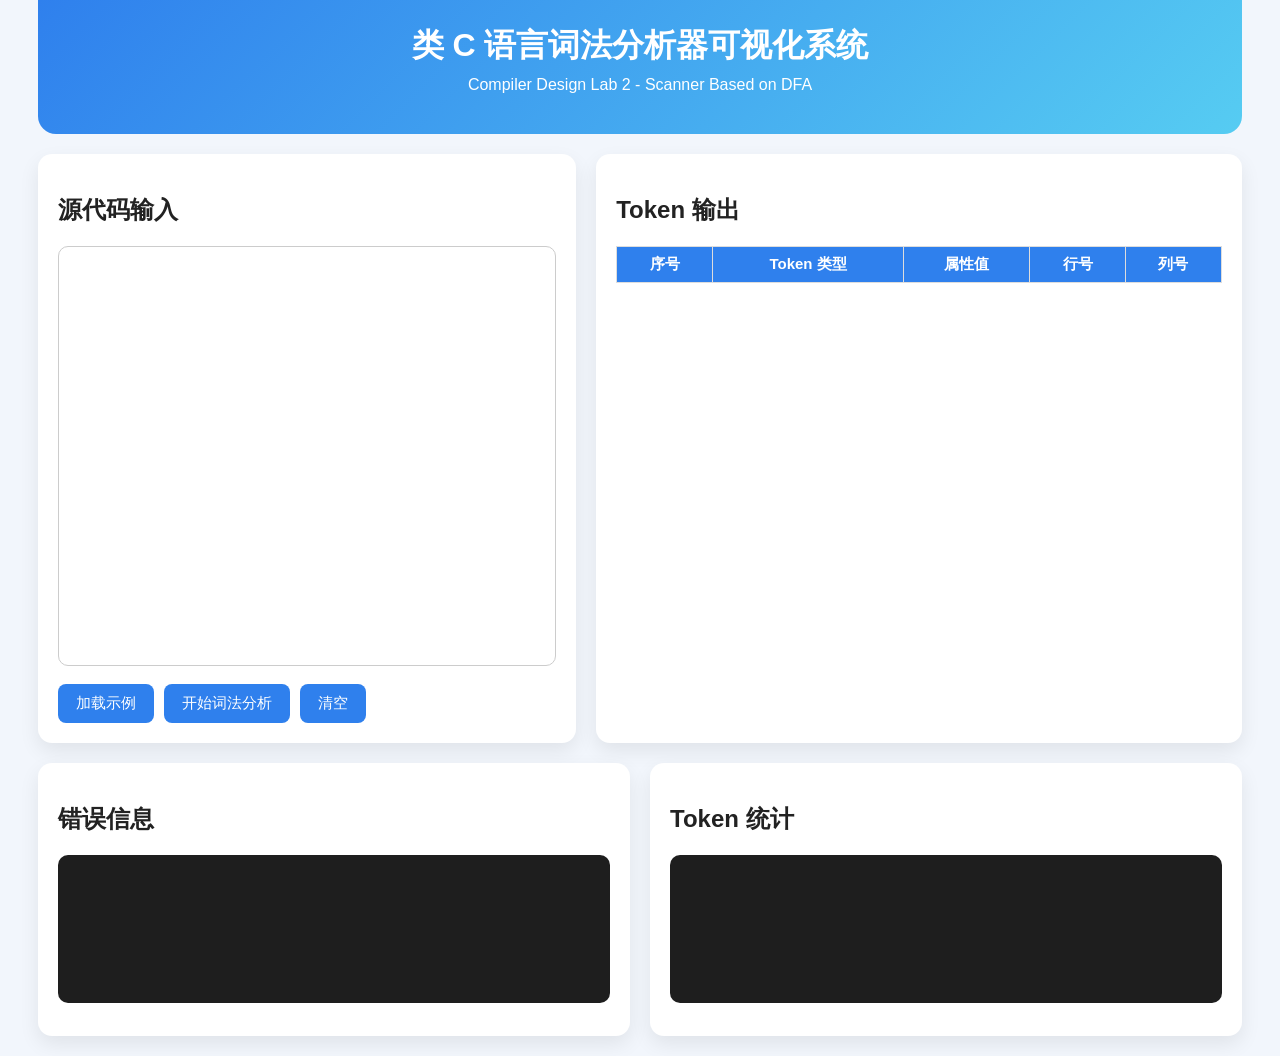
<file: lab2/ui/index.html>
<!DOCTYPE html>
<html lang="zh-CN">
<head>
    <meta charset="UTF-8">
    <title>类 C 语言词法分析器可视化系统</title>
    <link rel="stylesheet" href="style.css">
</head>
<body>
    <div class="app">
        <header>
            <h1>类 C 语言词法分析器可视化系统</h1>
            <p>Compiler Design Lab 2 - Scanner Based on DFA</p>
        </header>

        <main>
            <section class="panel">
                <h2>源代码输入</h2>
                <textarea id="codeInput"></textarea>

                <div class="buttons">
                    <button onclick="loadExample()">加载示例</button>
                    <button onclick="runScanner()">开始词法分析</button>
                    <button onclick="clearAll()">清空</button>
                </div>
            </section>

            <section class="panel">
                <h2>Token 输出</h2>
                <table>
                    <thead>
                        <tr>
                            <th>序号</th>
                            <th>Token 类型</th>
                            <th>属性值</th>
                            <th>行号</th>
                            <th>列号</th>
                        </tr>
                    </thead>
                    <tbody id="tokenTable"></tbody>
                </table>
            </section>
        </main>

        <section class="bottom">
            <div class="panel">
                <h2>错误信息</h2>
                <pre id="errorOutput"></pre>
            </div>

            <div class="panel">
                <h2>Token 统计</h2>
                <pre id="statOutput"></pre>
            </div>
        </section>
    </div>

    <script src="app.js"></script>
</body>
</html>
</file>
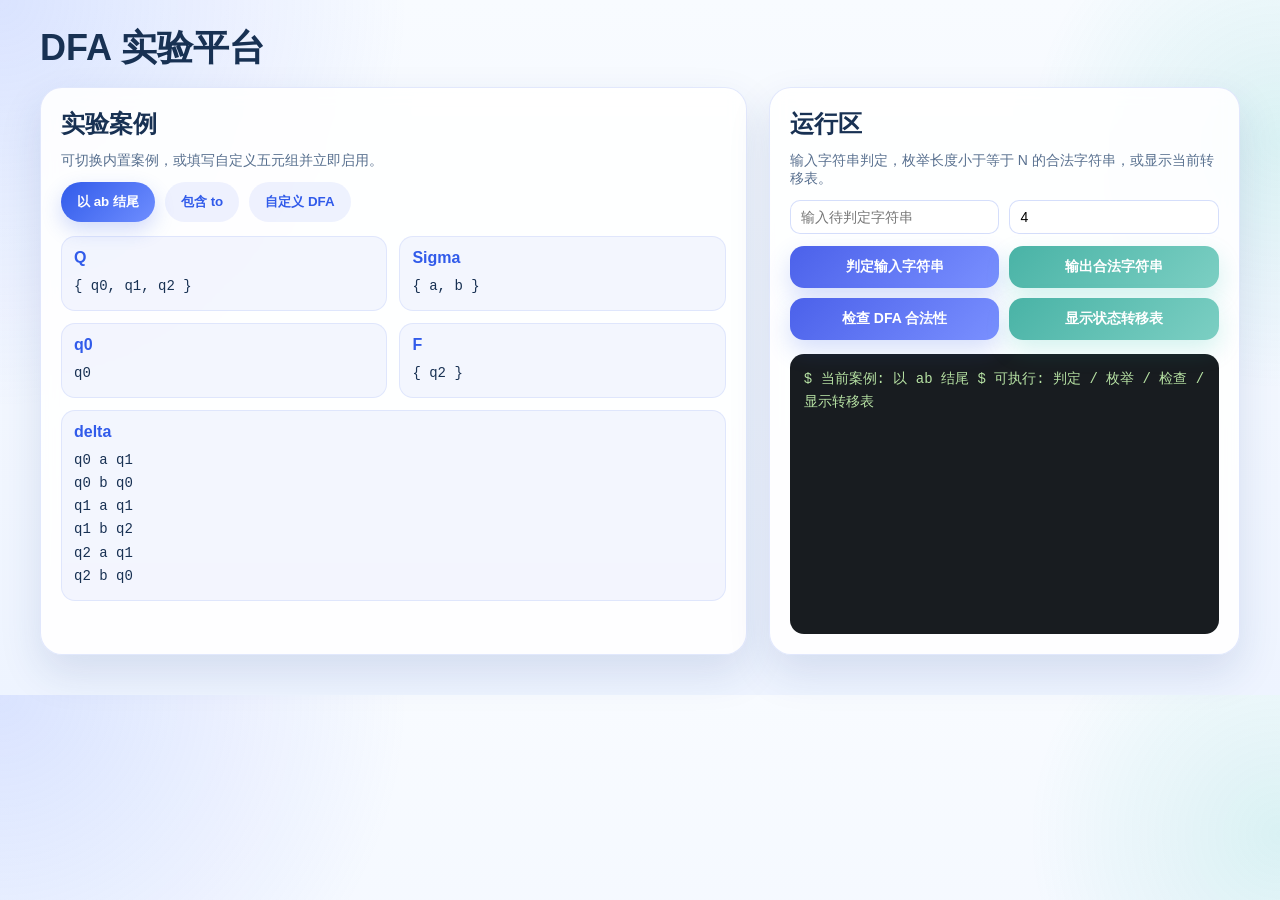
<file: lab1/dfa.html>
<!DOCTYPE html>
<html lang="zh-CN">
<head>
  <meta charset="UTF-8" />
  <meta name="viewport" content="width=device-width, initial-scale=1.0" />
  <title>DFA 实验平台</title>
  <style>
    :root {
      --bg: #eef4ff;
      --card: rgba(255, 255, 255, 0.9);
      --text: #183153;
      --muted: #58708f;
      --primary: #315bea;
      --primary-2: #6f8eff;
      --accent: #18b6a5;
      --border: rgba(49, 91, 234, 0.14);
      --shadow: 0 18px 42px rgba(31, 63, 130, 0.13);
    }

    * { box-sizing: border-box; }

    body {
      margin: 0;
      font-family: "Segoe UI", "PingFang SC", "Microsoft YaHei", sans-serif;
      color: var(--text);
      background:
        radial-gradient(circle at top left, rgba(111, 142, 255, 0.22), transparent 28%),
        radial-gradient(circle at 100% 20%, rgba(24, 182, 165, 0.13), transparent 18%),
        linear-gradient(180deg, #f8fbff 0%, var(--bg) 100%);
    }

    .container {
      width: min(1200px, calc(100% - 32px));
      margin: 24px auto 40px;
    }

    .title {
      margin: 0 0 14px;
      font-size: 36px;
      font-weight: 800;
    }

    .layout {
      display: grid;
      grid-template-columns: 1.2fr 0.8fr;
      gap: 22px;
    }

    .card {
      background: var(--card);
      border: 1px solid var(--border);
      border-radius: 22px;
      padding: 20px;
      box-shadow: var(--shadow);
      backdrop-filter: blur(8px);
    }

    .card h2 { margin: 0 0 12px; }
    .sub {
      margin: 0 0 12px;
      color: var(--muted);
      font-size: 14px;
    }

    .tabs {
      display: flex;
      flex-wrap: wrap;
      gap: 10px;
      margin-bottom: 14px;
    }

    .tab-btn {
      border: none;
      border-radius: 999px;
      padding: 11px 16px;
      background: rgba(49, 91, 234, 0.08);
      color: var(--primary);
      font-weight: 700;
      cursor: pointer;
    }

    .tab-btn.active {
      background: linear-gradient(135deg, var(--primary) 0%, var(--primary-2) 100%);
      color: #fff;
      box-shadow: 0 8px 20px rgba(49, 91, 234, 0.22);
    }

    .panel { display: none; }
    .panel.active { display: block; }

    .tuple-grid {
      display: grid;
      grid-template-columns: repeat(2, minmax(0, 1fr));
      gap: 12px;
    }

    .tuple-item {
      background: rgba(49, 91, 234, 0.05);
      border: 1px solid rgba(49, 91, 234, 0.1);
      border-radius: 14px;
      padding: 12px;
    }

    .tuple-item strong {
      display: block;
      margin-bottom: 8px;
      color: var(--primary);
    }

    .mono {
      font-family: Consolas, "Courier New", monospace;
      font-size: 14px;
      line-height: 1.65;
      white-space: pre-wrap;
    }

    .input {
      width: 100%;
      padding: 8px 10px;
      border: 1px solid rgba(49, 91, 234, 0.2);
      border-radius: 10px;
      font-size: 14px;
      background: #fff;
    }

    textarea.input {
      resize: vertical;
      min-height: 110px;
      font-family: Consolas, "Courier New", monospace;
    }

    .actions {
      display: grid;
      grid-template-columns: 1fr 1fr;
      gap: 10px;
      margin-top: 12px;
    }

    .btn {
      border: none;
      border-radius: 14px;
      padding: 12px 14px;
      font-size: 14px;
      font-weight: 700;
      cursor: pointer;
      color: #fff;
      background: linear-gradient(135deg, #4b61ea 0%, #7a90ff 100%);
      box-shadow: 0 10px 24px rgba(49, 91, 234, 0.2);
    }

    .btn.secondary {
      background: linear-gradient(135deg, #49b3a6 0%, #7ccfc3 100%);
      box-shadow: 0 10px 24px rgba(24, 182, 165, 0.18);
    }

    .row {
      display: grid;
      grid-template-columns: 1fr 1fr;
      gap: 10px;
      margin-top: 10px;
    }

    .terminal {
      margin-top: 14px;
      background: #181c20;
      color: #b6e1a3;
      border-radius: 14px;
      padding: 14px;
      min-height: 280px;
      overflow: auto;
      font-family: Consolas, "Courier New", monospace;
      font-size: 14px;
      line-height: 1.65;
    }

    .table-wrap {
      display: none;
      margin-top: 12px;
    }

    table {
      width: 100%;
      border-collapse: collapse;
      background: #fff;
      border-radius: 12px;
      overflow: hidden;
      border: 1px solid rgba(49, 91, 234, 0.1);
    }

    th,
    td {
      text-align: center;
      padding: 10px;
      border-bottom: 1px solid rgba(49, 91, 234, 0.08);
    }

    th {
      color: var(--primary);
      font-weight: 800;
      background: rgba(49, 91, 234, 0.08);
    }

    tr:last-child td { border-bottom: none; }

    .msg {
      margin-top: 8px;
      color: #0d7d70;
      font-size: 13px;
      min-height: 20px;
    }

    @media (max-width: 980px) {
      .layout,
      .tuple-grid,
      .actions,
      .row {
        grid-template-columns: 1fr;
      }

      .title { font-size: 30px; }
    }
  </style>
</head>
<body>
  <div class="container">
    <h1 class="title">DFA 实验平台</h1>

    <div class="layout">
      <section class="card">
        <h2>实验案例</h2>
        <p class="sub">可切换内置案例，或填写自定义五元组并立即启用。</p>

        <div class="tabs">
          <button class="tab-btn active" data-target="basic">以 ab 结尾</button>
          <button class="tab-btn" data-target="to">包含 to</button>
          <button class="tab-btn" data-target="custom">自定义 DFA</button>
        </div>

        <div id="panel-basic" class="panel active">
          <div class="tuple-grid">
            <div class="tuple-item"><strong>Q</strong><div class="mono">{ q0, q1, q2 }</div></div>
            <div class="tuple-item"><strong>Sigma</strong><div class="mono">{ a, b }</div></div>
            <div class="tuple-item"><strong>q0</strong><div class="mono">q0</div></div>
            <div class="tuple-item"><strong>F</strong><div class="mono">{ q2 }</div></div>
          </div>
          <div class="tuple-item" style="margin-top: 12px;">
            <strong>delta</strong>
            <div class="mono">q0 a q1
q0 b q0
q1 a q1
q1 b q2
q2 a q1
q2 b q0</div>
          </div>
        </div>

        <div id="panel-to" class="panel">
          <div class="tuple-grid">
            <div class="tuple-item"><strong>Q</strong><div class="mono">{ q0, q1, q2 }</div></div>
            <div class="tuple-item"><strong>Sigma</strong><div class="mono">{ t, o, a, b }</div></div>
            <div class="tuple-item"><strong>q0</strong><div class="mono">q0</div></div>
            <div class="tuple-item"><strong>F</strong><div class="mono">{ q2 }</div></div>
          </div>
          <div class="tuple-item" style="margin-top: 12px;">
            <strong>delta</strong>
            <div class="mono">q0 t q1
q0 o q0
q0 a q0
q0 b q0
q1 o q2
q1 t q1
q1 a q0
q1 b q0
q2 t q2
q2 o q2
q2 a q2
q2 b q2</div>
          </div>
        </div>

        <div id="panel-custom" class="panel">
          <div class="tuple-grid">
            <div class="tuple-item">
              <strong>Q（空格分隔）</strong>
              <input id="custom-states" class="input" type="text" placeholder="q0 q1 q2" autocomplete="off" />
            </div>
            <div class="tuple-item">
              <strong>Sigma（空格分隔）</strong>
              <input id="custom-alphabet" class="input" type="text" placeholder="a b" autocomplete="off" />
            </div>
            <div class="tuple-item">
              <strong>q0</strong>
              <input id="custom-start" class="input" type="text" placeholder="q0" autocomplete="off" />
            </div>
            <div class="tuple-item">
              <strong>F（空格分隔）</strong>
              <input id="custom-accept" class="input" type="text" placeholder="q2" autocomplete="off" />
            </div>
          </div>

          <div class="tuple-item" style="margin-top: 12px;">
            <strong>delta（每行: 当前状态 输入符号 目标状态）</strong>
            <textarea id="custom-trans" class="input" placeholder="q0 a q1
q0 b q0
q1 a q1
q1 b q2
q2 a q1
q2 b q0"></textarea>
          </div>

          <div class="actions">
            <button class="btn secondary" id="btn-save-custom" type="button">保存并启用</button>
            <button class="btn" id="btn-fill-template" type="button">按Q和Sigma生成模板</button>
          </div>
          <div id="custom-msg" class="msg"></div>
        </div>
      </section>

      <section class="card">
        <h2>运行区</h2>
        <p class="sub">输入字符串判定，枚举长度小于等于 N 的合法字符串，或显示当前转移表。</p>

        <div class="row">
          <input id="input-str" class="input" type="text" placeholder="输入待判定字符串" autocomplete="off" />
          <input id="input-n" class="input" type="number" min="1" max="8" value="4" />
        </div>

        <div class="actions">
          <button class="btn" id="btn-judge" type="button">判定输入字符串</button>
          <button class="btn secondary" id="btn-enum" type="button">输出合法字符串</button>
          <button class="btn" id="btn-check" type="button">检查 DFA 合法性</button>
          <button class="btn secondary" id="btn-table" type="button">显示状态转移表</button>
        </div>

        <div class="terminal" id="terminal">$ 当前案例: 以 ab 结尾
$ 可执行: 判定 / 枚举 / 检查 / 显示转移表</div>
        <div class="table-wrap" id="table-wrap"></div>
      </section>
    </div>
  </div>

  <script>
    const builtinDfa = {
      basic: {
        alphabet: ["a", "b"],
        states: ["q0", "q1", "q2"],
        start: "q0",
        accept: ["q2"],
        transitions: {
          "q0,a": "q1", "q0,b": "q0",
          "q1,a": "q1", "q1,b": "q2",
          "q2,a": "q1", "q2,b": "q0"
        }
      },
      to: {
        alphabet: ["t", "o", "a", "b"],
        states: ["q0", "q1", "q2"],
        start: "q0",
        accept: ["q2"],
        transitions: {
          "q0,t": "q1", "q0,o": "q0", "q0,a": "q0", "q0,b": "q0",
          "q1,o": "q2", "q1,t": "q1", "q1,a": "q0", "q1,b": "q0",
          "q2,t": "q2", "q2,o": "q2", "q2,a": "q2", "q2,b": "q2"
        }
      }
    };

    let customDfa = null;
    let currentKey = "basic";

    const terminal = document.getElementById("terminal");
    const tableWrap = document.getElementById("table-wrap");
    const panels = {
      basic: document.getElementById("panel-basic"),
      to: document.getElementById("panel-to"),
      custom: document.getElementById("panel-custom")
    };

    function getCurrentDfa() {
      if (currentKey === "custom") {
        return customDfa;
      }
      return builtinDfa[currentKey];
    }

    function setTerminal(text) {
      terminal.textContent = text;
      terminal.scrollTop = terminal.scrollHeight;
    }

    function parseSpaceList(raw) {
      return raw.trim().split(/\s+/).filter(Boolean);
    }

    function validateDfa(dfa) {
      if (!dfa) return "未加载 DFA";
      if (!dfa.alphabet.length) return "字符集不能为空";
      if (!dfa.states.length) return "状态集不能为空";
      if (!dfa.start) return "开始状态不能为空";
      if (!dfa.states.includes(dfa.start)) return "开始状态不在状态集中";
      if (!dfa.accept.length) return "接受状态集不能为空";

      for (const f of dfa.accept) {
        if (!dfa.states.includes(f)) {
          return `接受状态 ${f} 不在状态集中`;
        }
      }

      for (const s of dfa.states) {
        for (const c of dfa.alphabet) {
          const key = `${s},${c}`;
          const target = dfa.transitions[key];
          if (!target) return `缺少转移 delta(${s}, ${c})`;
          if (!dfa.states.includes(target)) {
            return `转移目标状态 ${target} 不在状态集中`;
          }
        }
      }

      return "";
    }

    function runDfa(dfa, input, showProcess) {
      let current = dfa.start;
      const lines = [];
      if (showProcess) {
        lines.push(`$ 输入字符串: ${input}`);
        lines.push(`$ 开始状态: ${current}`);
      }

      for (const ch of input) {
        if (!dfa.alphabet.includes(ch)) {
          lines.push(`$ 输入字符 ${ch} 不在字符集中`);
          return { accepted: false, lines };
        }
        const key = `${current},${ch}`;
        const next = dfa.transitions[key];
        if (!next) {
          lines.push(`$ 不存在转移 delta(${current}, ${ch})`);
          return { accepted: false, lines };
        }
        if (showProcess) {
          lines.push(`$ 读入 ${ch}: ${current} -> ${next}`);
        }
        current = next;
      }

      const accepted = dfa.accept.includes(current);
      if (showProcess) {
        lines.push(`$ 结束状态: ${current}`);
        lines.push(accepted ? "$ 结果: 属于该 DFA 语言" : "$ 结果: 不属于该 DFA 语言");
      }

      return { accepted, lines };
    }

    function renderTable(dfa) {
      let html = "<table><thead><tr><th>当前状态</th>";
      for (const c of dfa.alphabet) {
        html += `<th>输入 ${c}</th>`;
      }
      html += "</tr></thead><tbody>";
      for (const s of dfa.states) {
        html += `<tr><td>${s}</td>`;
        for (const c of dfa.alphabet) {
          const key = `${s},${c}`;
          html += `<td>${dfa.transitions[key] || "-"}</td>`;
        }
        html += "</tr>";
      }
      html += "</tbody></table>";
      tableWrap.innerHTML = html;
      tableWrap.style.display = "block";
    }

    document.querySelectorAll(".tab-btn").forEach((btn) => {
      btn.addEventListener("click", () => {
        const target = btn.dataset.target;
        currentKey = target;
        document.querySelectorAll(".tab-btn").forEach((b) => b.classList.remove("active"));
        btn.classList.add("active");
        Object.values(panels).forEach((p) => p.classList.remove("active"));
        panels[target].classList.add("active");
        tableWrap.style.display = "none";

        if (target === "custom" && !customDfa) {
          setTerminal("$ 当前案例: 自定义 DFA\n$ 请填写五元组和转移表，点击 保存并启用");
        } else {
          setTerminal(`$ 当前案例: ${target === "basic" ? "以 ab 结尾" : target === "to" ? "包含 to" : "自定义 DFA"}\n$ 可执行: 判定 / 枚举 / 检查 / 显示转移表`);
        }
      });
    });

    document.getElementById("btn-fill-template").addEventListener("click", () => {
      const states = parseSpaceList(document.getElementById("custom-states").value);
      const alphabet = parseSpaceList(document.getElementById("custom-alphabet").value);
      if (!states.length || !alphabet.length) {
        document.getElementById("custom-msg").textContent = "请先填写状态集和字符集";
        return;
      }
      const lines = [];
      for (const s of states) {
        for (const c of alphabet) {
          lines.push(`${s} ${c} ${s}`);
        }
      }
      document.getElementById("custom-trans").value = lines.join("\n");
      document.getElementById("custom-msg").textContent = "模板已生成，请按需要修改目标状态";
    });

    document.getElementById("btn-save-custom").addEventListener("click", () => {
      const states = parseSpaceList(document.getElementById("custom-states").value);
      const alphabet = parseSpaceList(document.getElementById("custom-alphabet").value);
      const start = document.getElementById("custom-start").value.trim();
      const accept = parseSpaceList(document.getElementById("custom-accept").value);
      const lines = document.getElementById("custom-trans").value.split("\n");

      const transitions = {};
      for (const line of lines) {
        const parts = line.trim().split(/\s+/).filter(Boolean);
        if (!parts.length) continue;
        if (parts.length !== 3) {
          document.getElementById("custom-msg").textContent = "转移表每行必须是: 状态 字符 目标状态";
          return;
        }
        const from = parts[0];
        const symbol = parts[1];
        const to = parts[2];
        transitions[`${from},${symbol}`] = to;
      }

      const draft = { states, alphabet, start, accept, transitions };
      const err = validateDfa(draft);
      if (err) {
        document.getElementById("custom-msg").textContent = `保存失败: ${err}`;
        return;
      }

      customDfa = draft;
      currentKey = "custom";
      document.querySelectorAll(".tab-btn").forEach((b) => b.classList.remove("active"));
      document.querySelector('.tab-btn[data-target="custom"]').classList.add("active");
      Object.values(panels).forEach((p) => p.classList.remove("active"));
      panels.custom.classList.add("active");
      tableWrap.style.display = "none";

      document.getElementById("custom-msg").textContent = "保存成功，当前已启用自定义 DFA";
      setTerminal("$ 自定义 DFA 已启用\n$ 可执行: 判定 / 枚举 / 检查 / 显示转移表");
    });

    document.getElementById("btn-check").addEventListener("click", () => {
      const dfa = getCurrentDfa();
      const err = validateDfa(dfa);
      if (err) {
        setTerminal(`$ DFA 检查失败\n$ ${err}`);
      } else {
        setTerminal("$ DFA 检查通过\n$ 开始状态合法\n$ 接受状态集合法\n$ 转移表完整");
      }
    });

    document.getElementById("btn-judge").addEventListener("click", () => {
      const dfa = getCurrentDfa();
      if (!dfa) {
        setTerminal("$ 当前是自定义模式，但还未保存自定义 DFA");
        return;
      }
      const err = validateDfa(dfa);
      if (err) {
        setTerminal(`$ 当前 DFA 不合法\n$ ${err}`);
        return;
      }
      const input = document.getElementById("input-str").value;
      if (input.length === 0) {
        setTerminal("$ 请输入待判定字符串");
        return;
      }
      const result = runDfa(dfa, input, true);
      setTerminal(result.lines.join("\n"));
    });

    document.getElementById("btn-enum").addEventListener("click", () => {
      const dfa = getCurrentDfa();
      if (!dfa) {
        setTerminal("$ 当前是自定义模式，但还未保存自定义 DFA");
        return;
      }
      const err = validateDfa(dfa);
      if (err) {
        setTerminal(`$ 当前 DFA 不合法\n$ ${err}`);
        return;
      }

      const n = Number.parseInt(document.getElementById("input-n").value, 10);
      if (Number.isNaN(n) || n < 1 || n > 8) {
        setTerminal("$ 请输入 1 到 8 之间的最大长度 N");
        return;
      }

      const result = [];
      function dfs(str, state) {
        if (str.length > n) return;
        if (str.length > 0 && dfa.accept.includes(state)) result.push(str);
        if (str.length === n) return;
        for (const c of dfa.alphabet) {
          const next = dfa.transitions[`${state},${c}`];
          if (next) dfs(str + c, next);
        }
      }

      dfs("", dfa.start);
      const unique = Array.from(new Set(result));
      unique.sort((a, b) => (a.length === b.length ? a.localeCompare(b) : a.length - b.length));

      if (!unique.length) {
        setTerminal(`$ 长度 <= ${n} 的合法字符串\n$ (无)`);
      } else {
        setTerminal(`$ 长度 <= ${n} 的合法字符串\n${unique.map((s) => `$ ${s}`).join("\n")}`);
      }
    });

    document.getElementById("btn-table").addEventListener("click", () => {
      const dfa = getCurrentDfa();
      if (!dfa) {
        setTerminal("$ 当前是自定义模式，但还未保存自定义 DFA");
        return;
      }
      const err = validateDfa(dfa);
      if (err) {
        setTerminal(`$ 当前 DFA 不合法\n$ ${err}`);
        return;
      }
      renderTable(dfa);
      setTerminal("$ 已显示当前 DFA 的状态转移表");
    });
  </script>
</body>
</html>
</file>
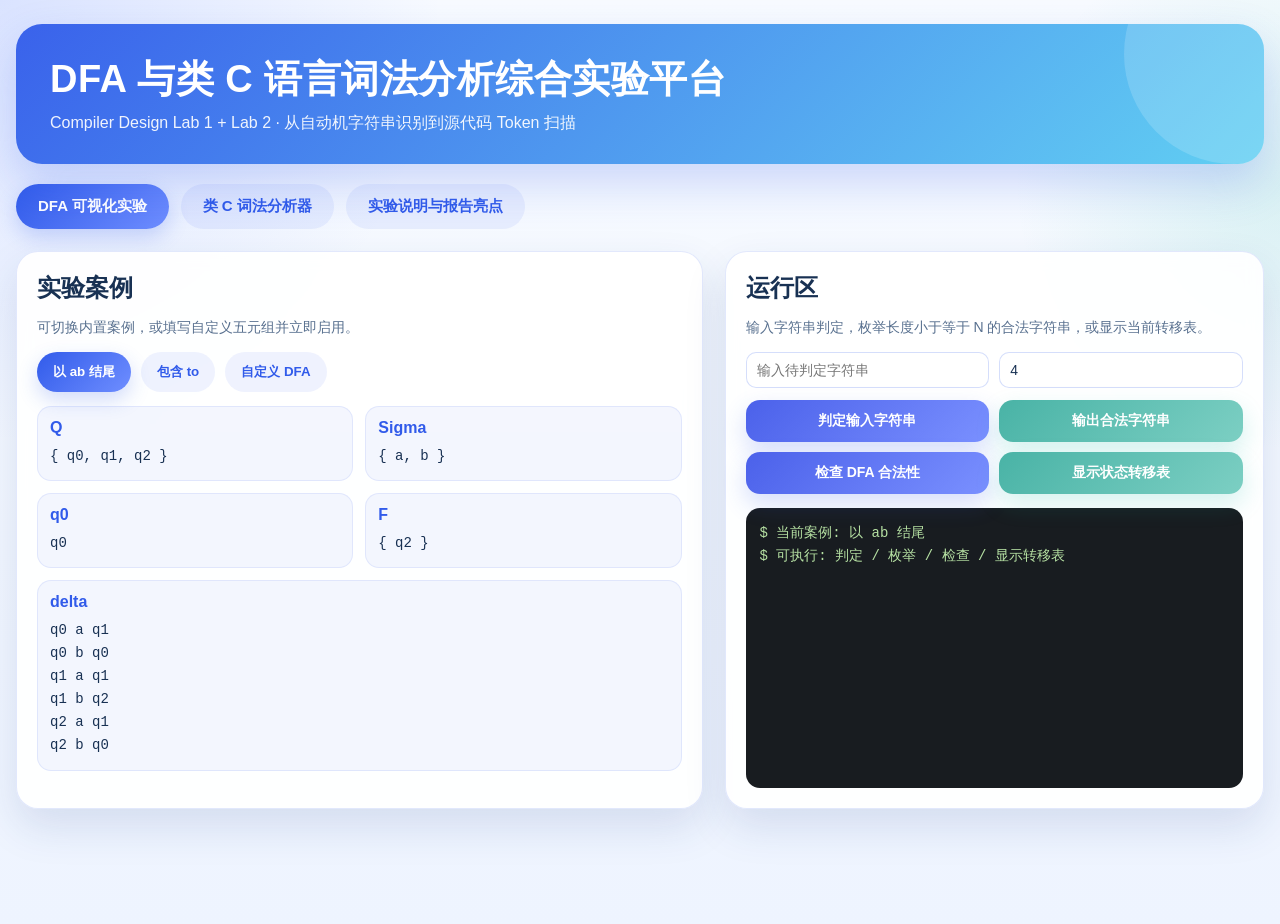
<file: lab2/dfa.html>
<!DOCTYPE html>
<html lang="zh-CN">
<head>
  <meta charset="UTF-8" />
  <meta name="viewport" content="width=device-width, initial-scale=1.0" />
  <title>DFA 与类 C 词法分析综合实验平台</title>
  <style>
    :root {
      --bg: #eef4ff;
      --card: rgba(255, 255, 255, 0.92);
      --text: #183153;
      --muted: #58708f;
      --primary: #315bea;
      --primary-2: #6f8eff;
      --accent: #18b6a5;
      --danger: #e04f5f;
      --warning: #f59e0b;
      --border: rgba(49, 91, 234, 0.14);
      --shadow: 0 18px 42px rgba(31, 63, 130, 0.13);
      --terminal: #181c20;
      --terminal-text: #b6e1a3;
    }

    * { box-sizing: border-box; }

    body {
      margin: 0;
      font-family: "Segoe UI", "PingFang SC", "Microsoft YaHei", sans-serif;
      color: var(--text);
      background:
        radial-gradient(circle at top left, rgba(111, 142, 255, 0.22), transparent 28%),
        radial-gradient(circle at 100% 20%, rgba(24, 182, 165, 0.13), transparent 18%),
        linear-gradient(180deg, #f8fbff 0%, var(--bg) 100%);
      min-height: 100vh;
    }

    .container {
      width: min(1280px, calc(100% - 32px));
      margin: 24px auto 40px;
    }

    .hero {
      background: linear-gradient(135deg, rgba(49, 91, 234, 0.95), rgba(86, 204, 242, 0.92));
      border-radius: 26px;
      color: white;
      padding: 30px 34px;
      box-shadow: 0 20px 45px rgba(49, 91, 234, 0.22);
      margin-bottom: 20px;
      position: relative;
      overflow: hidden;
    }

    .hero::after {
      content: "";
      position: absolute;
      right: -80px;
      top: -80px;
      width: 220px;
      height: 220px;
      border-radius: 50%;
      background: rgba(255,255,255,0.16);
    }

    .title {
      margin: 0 0 8px;
      font-size: 38px;
      font-weight: 900;
      letter-spacing: 0.5px;
    }

    .hero-sub {
      margin: 0;
      font-size: 16px;
      opacity: 0.92;
    }

    .main-tabs {
      display: flex;
      gap: 12px;
      margin: 18px 0 22px;
      flex-wrap: wrap;
    }

    .main-tab,
    .tab-btn,
    .btn {
      transition: transform 0.15s ease, box-shadow 0.15s ease, opacity 0.15s ease;
    }

    .main-tab:hover,
    .tab-btn:hover,
    .btn:hover {
      transform: translateY(-1px);
    }

    .main-tab {
      border: none;
      border-radius: 999px;
      padding: 13px 22px;
      background: rgba(49, 91, 234, 0.08);
      color: var(--primary);
      font-weight: 850;
      cursor: pointer;
      font-size: 15px;
    }

    .main-tab.active {
      background: linear-gradient(135deg, var(--primary) 0%, var(--primary-2) 100%);
      color: white;
      box-shadow: 0 8px 20px rgba(49, 91, 234, 0.22);
    }

    .module { display: none; }
    .module.active { display: block; }

    .layout {
      display: grid;
      grid-template-columns: 1.12fr 0.88fr;
      gap: 22px;
    }

    .layout.equal {
      grid-template-columns: 1fr 1fr;
    }

    .card {
      background: var(--card);
      border: 1px solid var(--border);
      border-radius: 22px;
      padding: 20px;
      box-shadow: var(--shadow);
      backdrop-filter: blur(8px);
    }

    .card h2 {
      margin: 0 0 12px;
      font-size: 24px;
    }

    .sub {
      margin: 0 0 12px;
      color: var(--muted);
      font-size: 14px;
      line-height: 1.7;
    }

    .tabs {
      display: flex;
      flex-wrap: wrap;
      gap: 10px;
      margin-bottom: 14px;
    }

    .tab-btn {
      border: none;
      border-radius: 999px;
      padding: 11px 16px;
      background: rgba(49, 91, 234, 0.08);
      color: var(--primary);
      font-weight: 750;
      cursor: pointer;
    }

    .tab-btn.active {
      background: linear-gradient(135deg, var(--primary) 0%, var(--primary-2) 100%);
      color: #fff;
      box-shadow: 0 8px 20px rgba(49, 91, 234, 0.22);
    }

    .panel { display: none; }
    .panel.active { display: block; }

    .tuple-grid {
      display: grid;
      grid-template-columns: repeat(2, minmax(0, 1fr));
      gap: 12px;
    }

    .tuple-item {
      background: rgba(49, 91, 234, 0.05);
      border: 1px solid rgba(49, 91, 234, 0.1);
      border-radius: 14px;
      padding: 12px;
    }

    .tuple-item strong {
      display: block;
      margin-bottom: 8px;
      color: var(--primary);
    }

    .mono {
      font-family: Consolas, "Courier New", monospace;
      font-size: 14px;
      line-height: 1.65;
      white-space: pre-wrap;
      word-break: break-word;
    }

    .input {
      width: 100%;
      padding: 9px 10px;
      border: 1px solid rgba(49, 91, 234, 0.2);
      border-radius: 10px;
      font-size: 14px;
      background: #fff;
      color: var(--text);
      outline: none;
    }

    .input:focus {
      border-color: rgba(49, 91, 234, 0.55);
      box-shadow: 0 0 0 4px rgba(49, 91, 234, 0.08);
    }

    textarea.input {
      resize: vertical;
      min-height: 110px;
      font-family: Consolas, "Courier New", monospace;
      line-height: 1.6;
    }

    .code-area {
      min-height: 440px !important;
      font-size: 15px;
    }

    .actions {
      display: grid;
      grid-template-columns: 1fr 1fr;
      gap: 10px;
      margin-top: 12px;
    }

    .actions.three {
      grid-template-columns: repeat(3, 1fr);
    }

    .btn {
      border: none;
      border-radius: 14px;
      padding: 12px 14px;
      font-size: 14px;
      font-weight: 780;
      cursor: pointer;
      color: #fff;
      background: linear-gradient(135deg, #4b61ea 0%, #7a90ff 100%);
      box-shadow: 0 10px 24px rgba(49, 91, 234, 0.2);
    }

    .btn.secondary {
      background: linear-gradient(135deg, #49b3a6 0%, #7ccfc3 100%);
      box-shadow: 0 10px 24px rgba(24, 182, 165, 0.18);
    }

    .btn.danger {
      background: linear-gradient(135deg, #e04f5f 0%, #ff7b88 100%);
      box-shadow: 0 10px 24px rgba(224, 79, 95, 0.18);
    }

    .row {
      display: grid;
      grid-template-columns: 1fr 1fr;
      gap: 10px;
      margin-top: 10px;
    }

    .terminal {
      margin-top: 14px;
      background: var(--terminal);
      color: var(--terminal-text);
      border-radius: 14px;
      padding: 14px;
      min-height: 280px;
      overflow: auto;
      font-family: Consolas, "Courier New", monospace;
      font-size: 14px;
      line-height: 1.65;
      white-space: pre-wrap;
    }

    .terminal.small {
      min-height: 145px;
      max-height: 260px;
    }

    .table-wrap {
      display: none;
      margin-top: 12px;
    }

    .table-scroll {
      overflow: auto;
      max-height: 540px;
      border-radius: 12px;
      border: 1px solid rgba(49, 91, 234, 0.1);
      background: #fff;
    }

    table {
      width: 100%;
      border-collapse: collapse;
      background: #fff;
      overflow: hidden;
    }

    th,
    td {
      text-align: center;
      padding: 10px;
      border-bottom: 1px solid rgba(49, 91, 234, 0.08);
      font-size: 14px;
    }

    th {
      color: var(--primary);
      font-weight: 850;
      background: rgba(49, 91, 234, 0.08);
      position: sticky;
      top: 0;
      z-index: 1;
    }

    tr:last-child td { border-bottom: none; }
    tr:nth-child(even) td { background: rgba(49, 91, 234, 0.025); }

    .msg {
      margin-top: 8px;
      color: #0d7d70;
      font-size: 13px;
      min-height: 20px;
    }

    .badge-row {
      display: flex;
      gap: 10px;
      flex-wrap: wrap;
      margin-top: 12px;
    }

    .badge {
      display: inline-flex;
      align-items: center;
      gap: 6px;
      background: rgba(24, 182, 165, 0.1);
      color: #0d7d70;
      border: 1px solid rgba(24, 182, 165, 0.2);
      border-radius: 999px;
      padding: 7px 12px;
      font-weight: 750;
      font-size: 13px;
    }

    .notice {
      padding: 12px 14px;
      border-radius: 14px;
      border: 1px solid rgba(245, 158, 11, 0.25);
      background: rgba(245, 158, 11, 0.08);
      color: #8a5b00;
      line-height: 1.7;
      margin-top: 12px;
      font-size: 14px;
    }

    @media (max-width: 980px) {
      .layout,
      .layout.equal,
      .tuple-grid,
      .actions,
      .actions.three,
      .row {
        grid-template-columns: 1fr;
      }

      .title { font-size: 30px; }
      .container { width: min(100% - 20px, 1280px); }
      .hero { padding: 24px; }
    }
  </style>
</head>
<body>
  <div class="container">
    <header class="hero">
      <h1 class="title">DFA 与类 C 语言词法分析综合实验平台</h1>
      <p class="hero-sub">Compiler Design Lab 1 + Lab 2 · 从自动机字符串识别到源代码 Token 扫描</p>
    </header>

    <div class="main-tabs">
      <button class="main-tab active" data-module="dfa" type="button">DFA 可视化实验</button>
      <button class="main-tab" data-module="scanner" type="button">类 C 词法分析器</button>
      <button class="main-tab" data-module="intro" type="button">实验说明与报告亮点</button>
    </div>

    <section id="module-dfa" class="module active">
      <div class="layout">
        <section class="card">
          <h2>实验案例</h2>
          <p class="sub">可切换内置案例，或填写自定义五元组并立即启用。</p>

          <div class="tabs">
            <button class="tab-btn active" data-target="basic" type="button">以 ab 结尾</button>
            <button class="tab-btn" data-target="to" type="button">包含 to</button>
            <button class="tab-btn" data-target="custom" type="button">自定义 DFA</button>
          </div>

          <div id="panel-basic" class="panel active">
            <div class="tuple-grid">
              <div class="tuple-item"><strong>Q</strong><div class="mono">{ q0, q1, q2 }</div></div>
              <div class="tuple-item"><strong>Sigma</strong><div class="mono">{ a, b }</div></div>
              <div class="tuple-item"><strong>q0</strong><div class="mono">q0</div></div>
              <div class="tuple-item"><strong>F</strong><div class="mono">{ q2 }</div></div>
            </div>
            <div class="tuple-item" style="margin-top: 12px;">
              <strong>delta</strong>
              <div class="mono">q0 a q1
q0 b q0
q1 a q1
q1 b q2
q2 a q1
q2 b q0</div>
            </div>
          </div>

          <div id="panel-to" class="panel">
            <div class="tuple-grid">
              <div class="tuple-item"><strong>Q</strong><div class="mono">{ q0, q1, q2 }</div></div>
              <div class="tuple-item"><strong>Sigma</strong><div class="mono">{ t, o, a, b }</div></div>
              <div class="tuple-item"><strong>q0</strong><div class="mono">q0</div></div>
              <div class="tuple-item"><strong>F</strong><div class="mono">{ q2 }</div></div>
            </div>
            <div class="tuple-item" style="margin-top: 12px;">
              <strong>delta</strong>
              <div class="mono">q0 t q1
q0 o q0
q0 a q0
q0 b q0
q1 o q2
q1 t q1
q1 a q0
q1 b q0
q2 t q2
q2 o q2
q2 a q2
q2 b q2</div>
            </div>
          </div>

          <div id="panel-custom" class="panel">
            <div class="tuple-grid">
              <div class="tuple-item">
                <strong>Q（空格分隔）</strong>
                <input id="custom-states" class="input" type="text" placeholder="q0 q1 q2" autocomplete="off" />
              </div>
              <div class="tuple-item">
                <strong>Sigma（空格分隔）</strong>
                <input id="custom-alphabet" class="input" type="text" placeholder="a b" autocomplete="off" />
              </div>
              <div class="tuple-item">
                <strong>q0</strong>
                <input id="custom-start" class="input" type="text" placeholder="q0" autocomplete="off" />
              </div>
              <div class="tuple-item">
                <strong>F（空格分隔）</strong>
                <input id="custom-accept" class="input" type="text" placeholder="q2" autocomplete="off" />
              </div>
            </div>

            <div class="tuple-item" style="margin-top: 12px;">
              <strong>delta（每行: 当前状态 输入符号 目标状态）</strong>
              <textarea id="custom-trans" class="input" placeholder="q0 a q1
q0 b q0
q1 a q1
q1 b q2
q2 a q1
q2 b q0"></textarea>
            </div>

            <div class="actions">
              <button class="btn secondary" id="btn-save-custom" type="button">保存并启用</button>
              <button class="btn" id="btn-fill-template" type="button">按 Q 和 Sigma 生成模板</button>
            </div>
            <div id="custom-msg" class="msg"></div>
          </div>
        </section>

        <section class="card">
          <h2>运行区</h2>
          <p class="sub">输入字符串判定，枚举长度小于等于 N 的合法字符串，或显示当前转移表。</p>

          <div class="row">
            <input id="input-str" class="input" type="text" placeholder="输入待判定字符串" autocomplete="off" />
            <input id="input-n" class="input" type="number" min="1" max="8" value="4" />
          </div>

          <div class="actions">
            <button class="btn" id="btn-judge" type="button">判定输入字符串</button>
            <button class="btn secondary" id="btn-enum" type="button">输出合法字符串</button>
            <button class="btn" id="btn-check" type="button">检查 DFA 合法性</button>
            <button class="btn secondary" id="btn-table" type="button">显示状态转移表</button>
          </div>

          <div class="terminal" id="terminal">$ 当前案例: 以 ab 结尾
$ 可执行: 判定 / 枚举 / 检查 / 显示转移表</div>
          <div class="table-wrap" id="table-wrap"></div>
        </section>
      </div>
    </section>

    <section id="module-scanner" class="module">
      <div class="layout equal">
        <section class="card">
          <h2>源代码输入</h2>
          <p class="sub">输入类 C 语言代码，点击开始分析，生成 token 序列。该模块用于展示 scanner 对源程序字符流的处理过程。</p>

          <textarea id="codeInput" class="input code-area" spellcheck="false" placeholder="在这里输入类 C 代码，例如：while(true) {int a=0;}"></textarea>

          <div class="actions three">
            <button class="btn secondary" onclick="loadScannerExample()" type="button">加载示例</button>
            <button class="btn" onclick="runScanner()" type="button">开始词法分析</button>
            <button class="btn danger" onclick="clearScanner()" type="button">清空</button>
          </div>

          <div class="notice">
            提示：本 UI 版本会识别关键字、ID、INT、FLO、ADD、MUL、ROP、ASG、括号、逗号、分号，以及 ++、--。它还支持 // 单行注释和词法错误定位。
          </div>
        </section>

        <section class="card">
          <h2>Token 输出</h2>
          <p class="sub">显示 token 类型、属性值、行号和列号，方便作为后续语法分析阶段的输入。</p>

          <div class="table-scroll">
            <table>
              <thead>
                <tr>
                  <th>序号</th>
                  <th>Token 类型</th>
                  <th>属性值</th>
                  <th>行号</th>
                  <th>列号</th>
                </tr>
              </thead>
              <tbody id="tokenTable"></tbody>
            </table>
          </div>

          <div class="row">
            <div>
              <h2 style="margin-top: 18px; font-size: 20px;">错误信息</h2>
              <div class="terminal small" id="scannerErrors">$ 暂无错误</div>
            </div>

            <div>
              <h2 style="margin-top: 18px; font-size: 20px;">Token 统计</h2>
              <div class="terminal small" id="scannerStats">$ 暂无统计</div>
            </div>
          </div>
        </section>
      </div>
    </section>

    <section id="module-intro" class="module">
      <section class="card">
        <h2>实验说明与报告亮点</h2>
        <p class="sub">本平台将第一次实验的 DFA 自动机实验与第二次实验的类 C 语言词法分析器实验融合，展示从理论自动机到编译器前端 scanner 的完整过程。</p>

        <div class="badge-row">
          <span class="badge">DFA 五元组</span>
          <span class="badge">字符串判定</span>
          <span class="badge">合法串枚举</span>
          <span class="badge">Token 扫描</span>
          <span class="badge">错误定位</span>
          <span class="badge">统计分析</span>
        </div>

        <div class="tuple-grid" style="margin-top: 18px;">
          <div class="tuple-item">
            <strong>模块一：DFA 可视化实验</strong>
            <div class="mono">用于展示确定有限自动机的五元组、状态转移、字符串判定和合法字符串枚举。支持内置案例和自定义 DFA。</div>
          </div>

          <div class="tuple-item">
            <strong>模块二：类 C 词法分析器</strong>
            <div class="mono">用于扫描类 C 语言源代码，识别关键字、标识符、整数、实数、运算符、界符，并输出 token 序列。</div>
          </div>

          <div class="tuple-item">
            <strong>DFA 与 scanner 的关系</strong>
            <div class="mono">词法分析器本质上可以看作多个 DFA 的组合。每类 token 都可以由正则式描述，再进一步转换为 NFA/DFA 进行识别。</div>
          </div>

          <div class="tuple-item">
            <strong>高分拓展点</strong>
            <div class="mono">本系统加入了自定义 DFA、状态转移表、token 表格展示、行列号定位、词法错误恢复、token 数量统计和 Web 可视化页面。</div>
          </div>
        </div>

        <div class="notice">
          报告建议写法：本实验在命令行 scanner 基础上进一步实现了 Web 综合可视化平台，使 DFA 的理论实验与类 C 语言词法分析器的工程实现形成对应关系，体现了正则式、自动机和编译器前端之间的联系。
        </div>
      </section>
    </section>
  </div>

  <script>
    // =============================
    // 主模块切换
    // =============================
    document.querySelectorAll(".main-tab").forEach((btn) => {
      btn.addEventListener("click", () => {
        const target = btn.dataset.module;

        document.querySelectorAll(".main-tab").forEach((b) => b.classList.remove("active"));
        btn.classList.add("active");

        document.querySelectorAll(".module").forEach((m) => m.classList.remove("active"));
        document.getElementById(`module-${target}`).classList.add("active");
      });
    });

    // =============================
    // DFA 模块
    // =============================
    const builtinDfa = {
      basic: {
        alphabet: ["a", "b"],
        states: ["q0", "q1", "q2"],
        start: "q0",
        accept: ["q2"],
        transitions: {
          "q0,a": "q1", "q0,b": "q0",
          "q1,a": "q1", "q1,b": "q2",
          "q2,a": "q1", "q2,b": "q0"
        }
      },
      to: {
        alphabet: ["t", "o", "a", "b"],
        states: ["q0", "q1", "q2"],
        start: "q0",
        accept: ["q2"],
        transitions: {
          "q0,t": "q1", "q0,o": "q0", "q0,a": "q0", "q0,b": "q0",
          "q1,o": "q2", "q1,t": "q1", "q1,a": "q0", "q1,b": "q0",
          "q2,t": "q2", "q2,o": "q2", "q2,a": "q2", "q2,b": "q2"
        }
      }
    };

    let customDfa = null;
    let currentKey = "basic";

    const terminal = document.getElementById("terminal");
    const tableWrap = document.getElementById("table-wrap");
    const panels = {
      basic: document.getElementById("panel-basic"),
      to: document.getElementById("panel-to"),
      custom: document.getElementById("panel-custom")
    };

    function getCurrentDfa() {
      if (currentKey === "custom") return customDfa;
      return builtinDfa[currentKey];
    }

    function setTerminal(text) {
      terminal.textContent = text;
      terminal.scrollTop = terminal.scrollHeight;
    }

    function parseSpaceList(raw) {
      return raw.trim().split(/\s+/).filter(Boolean);
    }

    function validateDfa(dfa) {
      if (!dfa) return "未加载 DFA";
      if (!dfa.alphabet.length) return "字符集不能为空";
      if (!dfa.states.length) return "状态集不能为空";
      if (!dfa.start) return "开始状态不能为空";
      if (!dfa.states.includes(dfa.start)) return "开始状态不在状态集中";
      if (!dfa.accept.length) return "接受状态集不能为空";

      for (const f of dfa.accept) {
        if (!dfa.states.includes(f)) return `接受状态 ${f} 不在状态集中`;
      }

      for (const s of dfa.states) {
        for (const c of dfa.alphabet) {
          const key = `${s},${c}`;
          const target = dfa.transitions[key];
          if (!target) return `缺少转移 delta(${s}, ${c})`;
          if (!dfa.states.includes(target)) return `转移目标状态 ${target} 不在状态集中`;
        }
      }

      return "";
    }

    function runDfa(dfa, input, showProcess) {
      let current = dfa.start;
      const lines = [];

      if (showProcess) {
        lines.push(`$ 输入字符串: ${input}`);
        lines.push(`$ 开始状态: ${current}`);
      }

      for (const ch of input) {
        if (!dfa.alphabet.includes(ch)) {
          lines.push(`$ 输入字符 ${ch} 不在字符集中`);
          return { accepted: false, lines };
        }

        const key = `${current},${ch}`;
        const next = dfa.transitions[key];
        if (!next) {
          lines.push(`$ 不存在转移 delta(${current}, ${ch})`);
          return { accepted: false, lines };
        }

        if (showProcess) lines.push(`$ 读入 ${ch}: ${current} -> ${next}`);
        current = next;
      }

      const accepted = dfa.accept.includes(current);
      if (showProcess) {
        lines.push(`$ 结束状态: ${current}`);
        lines.push(accepted ? "$ 结果: 属于该 DFA 语言" : "$ 结果: 不属于该 DFA 语言");
      }

      return { accepted, lines };
    }

    function renderTable(dfa) {
      let html = "<div class='table-scroll'><table><thead><tr><th>当前状态</th>";
      for (const c of dfa.alphabet) html += `<th>输入 ${c}</th>`;
      html += "</tr></thead><tbody>";

      for (const s of dfa.states) {
        html += `<tr><td>${s}</td>`;
        for (const c of dfa.alphabet) {
          const key = `${s},${c}`;
          html += `<td>${dfa.transitions[key] || "-"}</td>`;
        }
        html += "</tr>";
      }

      html += "</tbody></table></div>";
      tableWrap.innerHTML = html;
      tableWrap.style.display = "block";
    }

    document.querySelectorAll(".tab-btn").forEach((btn) => {
      btn.addEventListener("click", () => {
        const target = btn.dataset.target;
        currentKey = target;

        document.querySelectorAll(".tab-btn").forEach((b) => b.classList.remove("active"));
        btn.classList.add("active");
        Object.values(panels).forEach((p) => p.classList.remove("active"));
        panels[target].classList.add("active");
        tableWrap.style.display = "none";

        if (target === "custom" && !customDfa) {
          setTerminal("$ 当前案例: 自定义 DFA\n$ 请填写五元组和转移表，点击 保存并启用");
        } else {
          setTerminal(`$ 当前案例: ${target === "basic" ? "以 ab 结尾" : target === "to" ? "包含 to" : "自定义 DFA"}\n$ 可执行: 判定 / 枚举 / 检查 / 显示转移表`);
        }
      });
    });

    document.getElementById("btn-fill-template").addEventListener("click", () => {
      const states = parseSpaceList(document.getElementById("custom-states").value);
      const alphabet = parseSpaceList(document.getElementById("custom-alphabet").value);

      if (!states.length || !alphabet.length) {
        document.getElementById("custom-msg").textContent = "请先填写状态集和字符集";
        return;
      }

      const lines = [];
      for (const s of states) {
        for (const c of alphabet) lines.push(`${s} ${c} ${s}`);
      }

      document.getElementById("custom-trans").value = lines.join("\n");
      document.getElementById("custom-msg").textContent = "模板已生成，请按需要修改目标状态";
    });

    document.getElementById("btn-save-custom").addEventListener("click", () => {
      const states = parseSpaceList(document.getElementById("custom-states").value);
      const alphabet = parseSpaceList(document.getElementById("custom-alphabet").value);
      const start = document.getElementById("custom-start").value.trim();
      const accept = parseSpaceList(document.getElementById("custom-accept").value);
      const lines = document.getElementById("custom-trans").value.split("\n");

      const transitions = {};
      for (const line of lines) {
        const parts = line.trim().split(/\s+/).filter(Boolean);
        if (!parts.length) continue;
        if (parts.length !== 3) {
          document.getElementById("custom-msg").textContent = "转移表每行必须是: 状态 字符 目标状态";
          return;
        }
        transitions[`${parts[0]},${parts[1]}`] = parts[2];
      }

      const draft = { states, alphabet, start, accept, transitions };
      const err = validateDfa(draft);
      if (err) {
        document.getElementById("custom-msg").textContent = `保存失败: ${err}`;
        return;
      }

      customDfa = draft;
      currentKey = "custom";
      document.querySelectorAll(".tab-btn").forEach((b) => b.classList.remove("active"));
      document.querySelector('.tab-btn[data-target="custom"]').classList.add("active");
      Object.values(panels).forEach((p) => p.classList.remove("active"));
      panels.custom.classList.add("active");
      tableWrap.style.display = "none";

      document.getElementById("custom-msg").textContent = "保存成功，当前已启用自定义 DFA";
      setTerminal("$ 自定义 DFA 已启用\n$ 可执行: 判定 / 枚举 / 检查 / 显示转移表");
    });

    document.getElementById("btn-check").addEventListener("click", () => {
      const dfa = getCurrentDfa();
      const err = validateDfa(dfa);
      setTerminal(err ? `$ DFA 检查失败\n$ ${err}` : "$ DFA 检查通过\n$ 开始状态合法\n$ 接受状态集合法\n$ 转移表完整");
    });

    document.getElementById("btn-judge").addEventListener("click", () => {
      const dfa = getCurrentDfa();
      if (!dfa) {
        setTerminal("$ 当前是自定义模式，但还未保存自定义 DFA");
        return;
      }

      const err = validateDfa(dfa);
      if (err) {
        setTerminal(`$ 当前 DFA 不合法\n$ ${err}`);
        return;
      }

      const input = document.getElementById("input-str").value;
      if (input.length === 0) {
        setTerminal("$ 请输入待判定字符串");
        return;
      }

      const result = runDfa(dfa, input, true);
      setTerminal(result.lines.join("\n"));
    });

    document.getElementById("btn-enum").addEventListener("click", () => {
      const dfa = getCurrentDfa();
      if (!dfa) {
        setTerminal("$ 当前是自定义模式，但还未保存自定义 DFA");
        return;
      }

      const err = validateDfa(dfa);
      if (err) {
        setTerminal(`$ 当前 DFA 不合法\n$ ${err}`);
        return;
      }

      const n = Number.parseInt(document.getElementById("input-n").value, 10);
      if (Number.isNaN(n) || n < 1 || n > 8) {
        setTerminal("$ 请输入 1 到 8 之间的最大长度 N");
        return;
      }

      const result = [];
      function dfs(str, state) {
        if (str.length > n) return;
        if (str.length > 0 && dfa.accept.includes(state)) result.push(str);
        if (str.length === n) return;
        for (const c of dfa.alphabet) {
          const next = dfa.transitions[`${state},${c}`];
          if (next) dfs(str + c, next);
        }
      }

      dfs("", dfa.start);
      const unique = Array.from(new Set(result));
      unique.sort((a, b) => (a.length === b.length ? a.localeCompare(b) : a.length - b.length));

      if (!unique.length) setTerminal(`$ 长度 <= ${n} 的合法字符串\n$ (无)`);
      else setTerminal(`$ 长度 <= ${n} 的合法字符串\n${unique.map((s) => `$ ${s}`).join("\n")}`);
    });

    document.getElementById("btn-table").addEventListener("click", () => {
      const dfa = getCurrentDfa();
      if (!dfa) {
        setTerminal("$ 当前是自定义模式，但还未保存自定义 DFA");
        return;
      }

      const err = validateDfa(dfa);
      if (err) {
        setTerminal(`$ 当前 DFA 不合法\n$ ${err}`);
        return;
      }

      renderTable(dfa);
      setTerminal("$ 已显示当前 DFA 的状态转移表");
    });

    // =============================
    // Scanner 模块
    // =============================
    const scannerKeywords = {
      "int": "INT",
      "float": "FLOAT",
      "void": "VOID",
      "if": "IF",
      "else": "ELSE",
      "while": "WHILE",
      "return": "RETURN",
      "input": "INPUT",
      "print": "PRINT"
    };

    function scannerIsLetter(ch) {
      return /[a-zA-Z_]/.test(ch);
    }

    function scannerIsLetterOrDigit(ch) {
      return /[a-zA-Z0-9_]/.test(ch);
    }

    function scannerIsDigit(ch) {
      return /[0-9]/.test(ch);
    }

    function scannerScan(code) {
      const tokens = [];
      const errors = [];
      let i = 0;
      let line = 1;
      let col = 1;

      function peek(offset = 0) {
        return code[i + offset] || "";
      }

      function advance() {
        const ch = code[i++];
        if (ch === "\n") {
          line++;
          col = 1;
        } else {
          col++;
        }
        return ch;
      }

      function addToken(type, value, startLine, startCol) {
        tokens.push({ type, value, line: startLine, column: startCol });
      }

      while (i < code.length) {
        let ch = peek();

        if (/\s/.test(ch)) {
          advance();
          continue;
        }

        const startLine = line;
        const startCol = col;

        if (scannerIsLetter(ch)) {
          let lexeme = "";
          while (scannerIsLetterOrDigit(peek())) lexeme += advance();

          if (scannerKeywords[lexeme]) addToken(scannerKeywords[lexeme], lexeme, startLine, startCol);
          else addToken("ID", lexeme, startLine, startCol);
        }

        else if (scannerIsDigit(ch)) {
          let lexeme = "";
          let hasDot = false;

          while (scannerIsDigit(peek())) lexeme += advance();

          if (peek() === ".") {
            hasDot = true;
            lexeme += advance();

            if (!scannerIsDigit(peek())) {
              errors.push(`第 ${startLine} 行，第 ${startCol} 列：非法实数 ${lexeme}`);
              continue;
            }

            while (scannerIsDigit(peek())) lexeme += advance();
          }

          addToken(hasDot ? "FLO" : "INT", lexeme, startLine, startCol);
        }

        else if (ch === "+") {
          advance();
          if (peek() === "+") {
            advance();
            addToken("AAA", "++", startLine, startCol);
          } else {
            addToken("ADD", "+", startLine, startCol);
          }
        }

        else if (ch === "-") {
          advance();
          if (peek() === "-") {
            advance();
            addToken("AAS", "--", startLine, startCol);
          } else {
            addToken("ADD", "-", startLine, startCol);
          }
        }

        else if (ch === "*") {
          advance();
          addToken("MUL", "*", startLine, startCol);
        }

        else if (ch === "/") {
          if (peek(1) === "/") {
            while (peek() !== "\n" && peek() !== "") advance();
          } else if (peek(1) === "*") {
            advance();
            advance();
            let closed = false;
            while (i < code.length) {
              if (peek() === "*" && peek(1) === "/") {
                advance();
                advance();
                closed = true;
                break;
              }
              advance();
            }
            if (!closed) errors.push(`第 ${startLine} 行，第 ${startCol} 列：多行注释未闭合`);
          } else {
            advance();
            addToken("MUL", "/", startLine, startCol);
          }
        }

        else if (ch === "<") {
          advance();
          if (peek() === "=") {
            advance();
            addToken("ROP", "<=", startLine, startCol);
          } else {
            addToken("ROP", "<", startLine, startCol);
          }
        }

        else if (ch === ">") {
          advance();
          if (peek() === "=") {
            advance();
            addToken("ROP", ">=", startLine, startCol);
          } else {
            addToken("ROP", ">", startLine, startCol);
          }
        }

        else if (ch === "=") {
          advance();
          if (peek() === "=") {
            advance();
            addToken("ROP", "==", startLine, startCol);
          } else {
            addToken("ASG", "=", startLine, startCol);
          }
        }

        else if (ch === "!") {
          advance();
          if (peek() === "=") {
            advance();
            addToken("ROP", "!=", startLine, startCol);
          } else {
            errors.push(`第 ${startLine} 行，第 ${startCol} 列：非法字符 !，是否想输入 !=`);
          }
        }

        else {
          const delimiterMap = {
            "(": "LPA",
            ")": "RPA",
            "[": "LBK",
            "]": "RBK",
            "{": "LBR",
            "}": "RBR",
            ",": "CMA",
            ";": "SCO"
          };

          if (delimiterMap[ch]) {
            advance();
            addToken(delimiterMap[ch], ch, startLine, startCol);
          } else {
            errors.push(`第 ${startLine} 行，第 ${startCol} 列：无法识别字符 ${ch}`);
            advance();
          }
        }
      }

      return { tokens, errors };
    }

    function runScanner() {
      const code = document.getElementById("codeInput").value;
      const result = scannerScan(code);
      const tbody = document.getElementById("tokenTable");
      tbody.innerHTML = "";

      result.tokens.forEach((token, index) => {
        const tr = document.createElement("tr");
        tr.innerHTML = `
          <td>${index + 1}</td>
          <td>${token.type}</td>
          <td>${escapeHtml(token.value)}</td>
          <td>${token.line}</td>
          <td>${token.column}</td>
        `;
        tbody.appendChild(tr);
      });

      if (result.errors.length === 0) {
        document.getElementById("scannerErrors").textContent = "$ 无词法错误";
      } else {
        document.getElementById("scannerErrors").textContent = result.errors.map(e => "$ " + e).join("\n");
      }

      const stat = {};
      result.tokens.forEach((token) => {
        stat[token.type] = (stat[token.type] || 0) + 1;
      });

      let statText = "";
      Object.keys(stat).sort().forEach((key) => {
        statText += `$ ${key}: ${stat[key]}\n`;
      });

      document.getElementById("scannerStats").textContent = statText || "$ 暂无统计";
    }

    function loadScannerExample() {
      document.getElementById("codeInput").value =
`void qsort(int low, int high) {
    int i;
    int j;
    float x;
    i = low;
    j = high;
    while (i < j) {
        i++;
        j--;
    }
    return;
}`;
    }

    function clearScanner() {
      document.getElementById("codeInput").value = "";
      document.getElementById("tokenTable").innerHTML = "";
      document.getElementById("scannerErrors").textContent = "$ 暂无错误";
      document.getElementById("scannerStats").textContent = "$ 暂无统计";
    }

    function escapeHtml(raw) {
      return String(raw)
        .replace(/&/g, "&amp;")
        .replace(/</g, "&lt;")
        .replace(/>/g, "&gt;")
        .replace(/\"/g, "&quot;")
        .replace(/'/g, "&#039;");
    }
  </script>
</body>
</html>
</file>
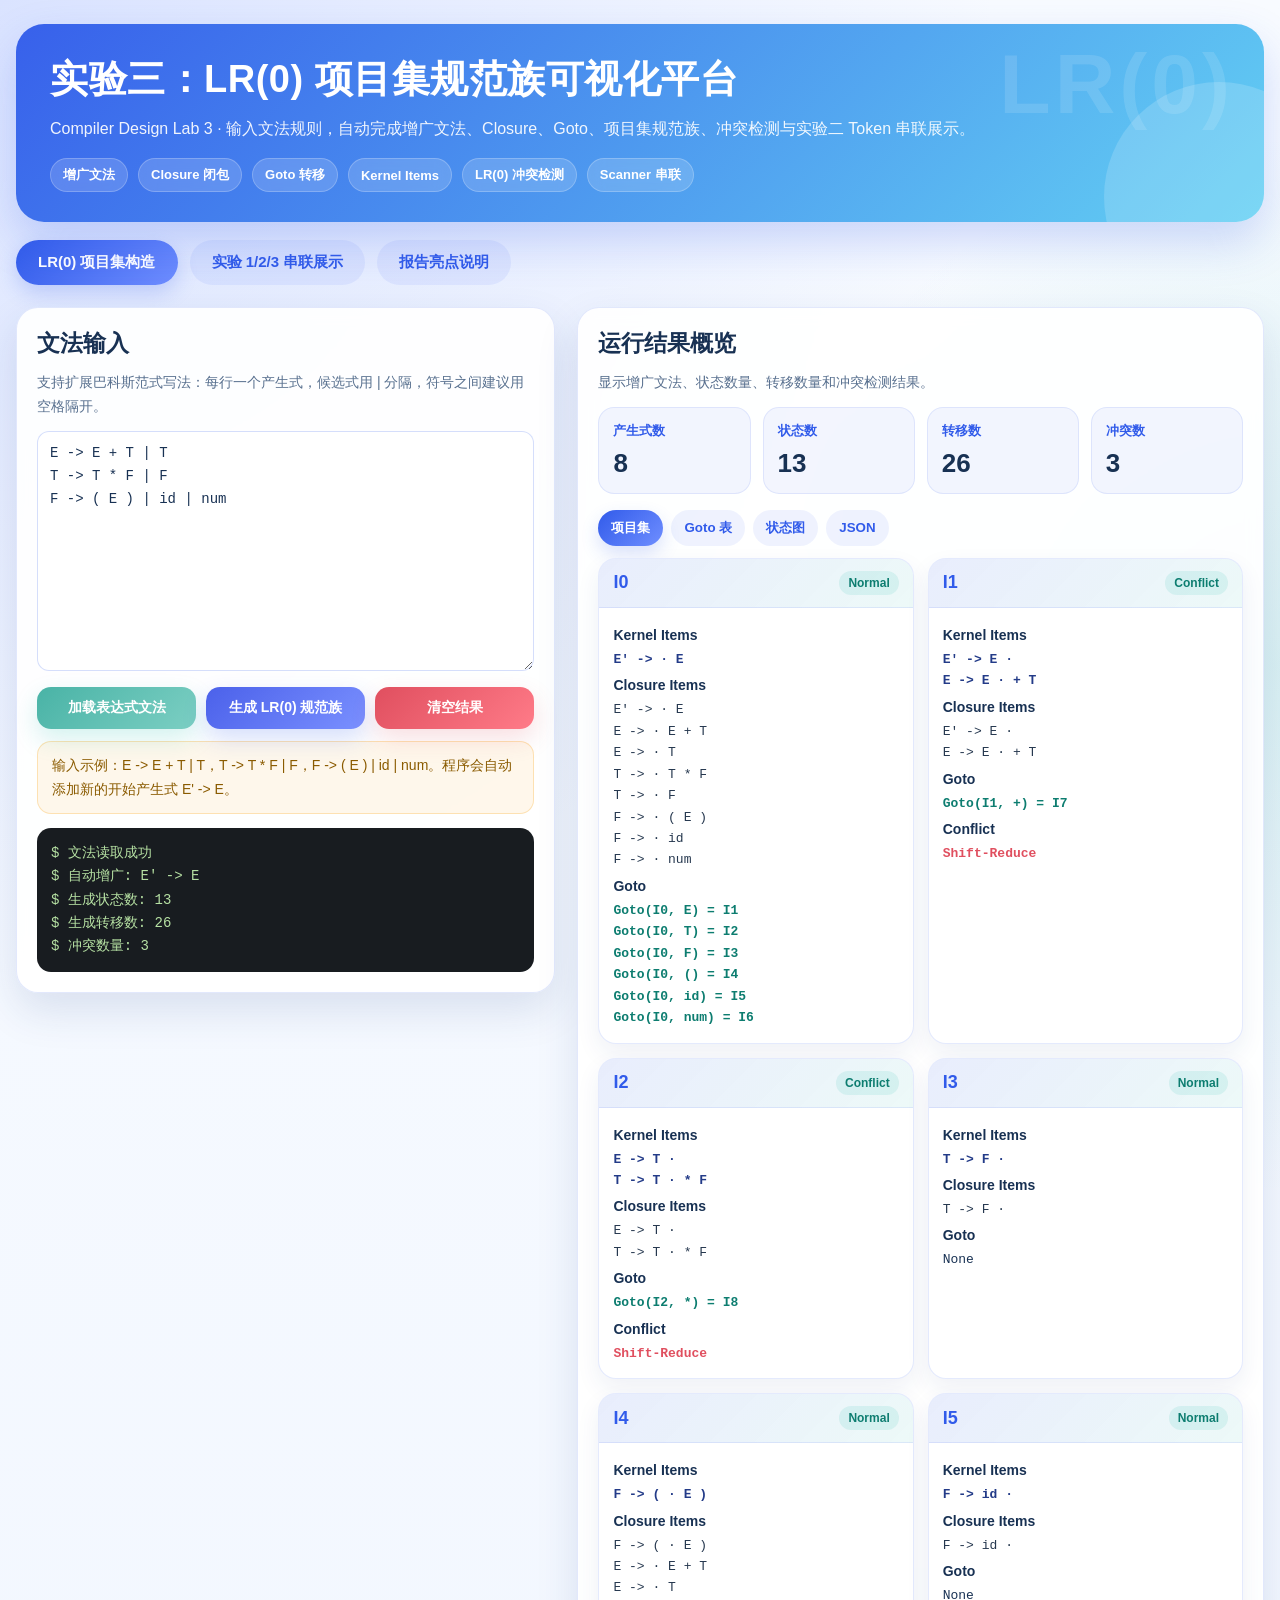
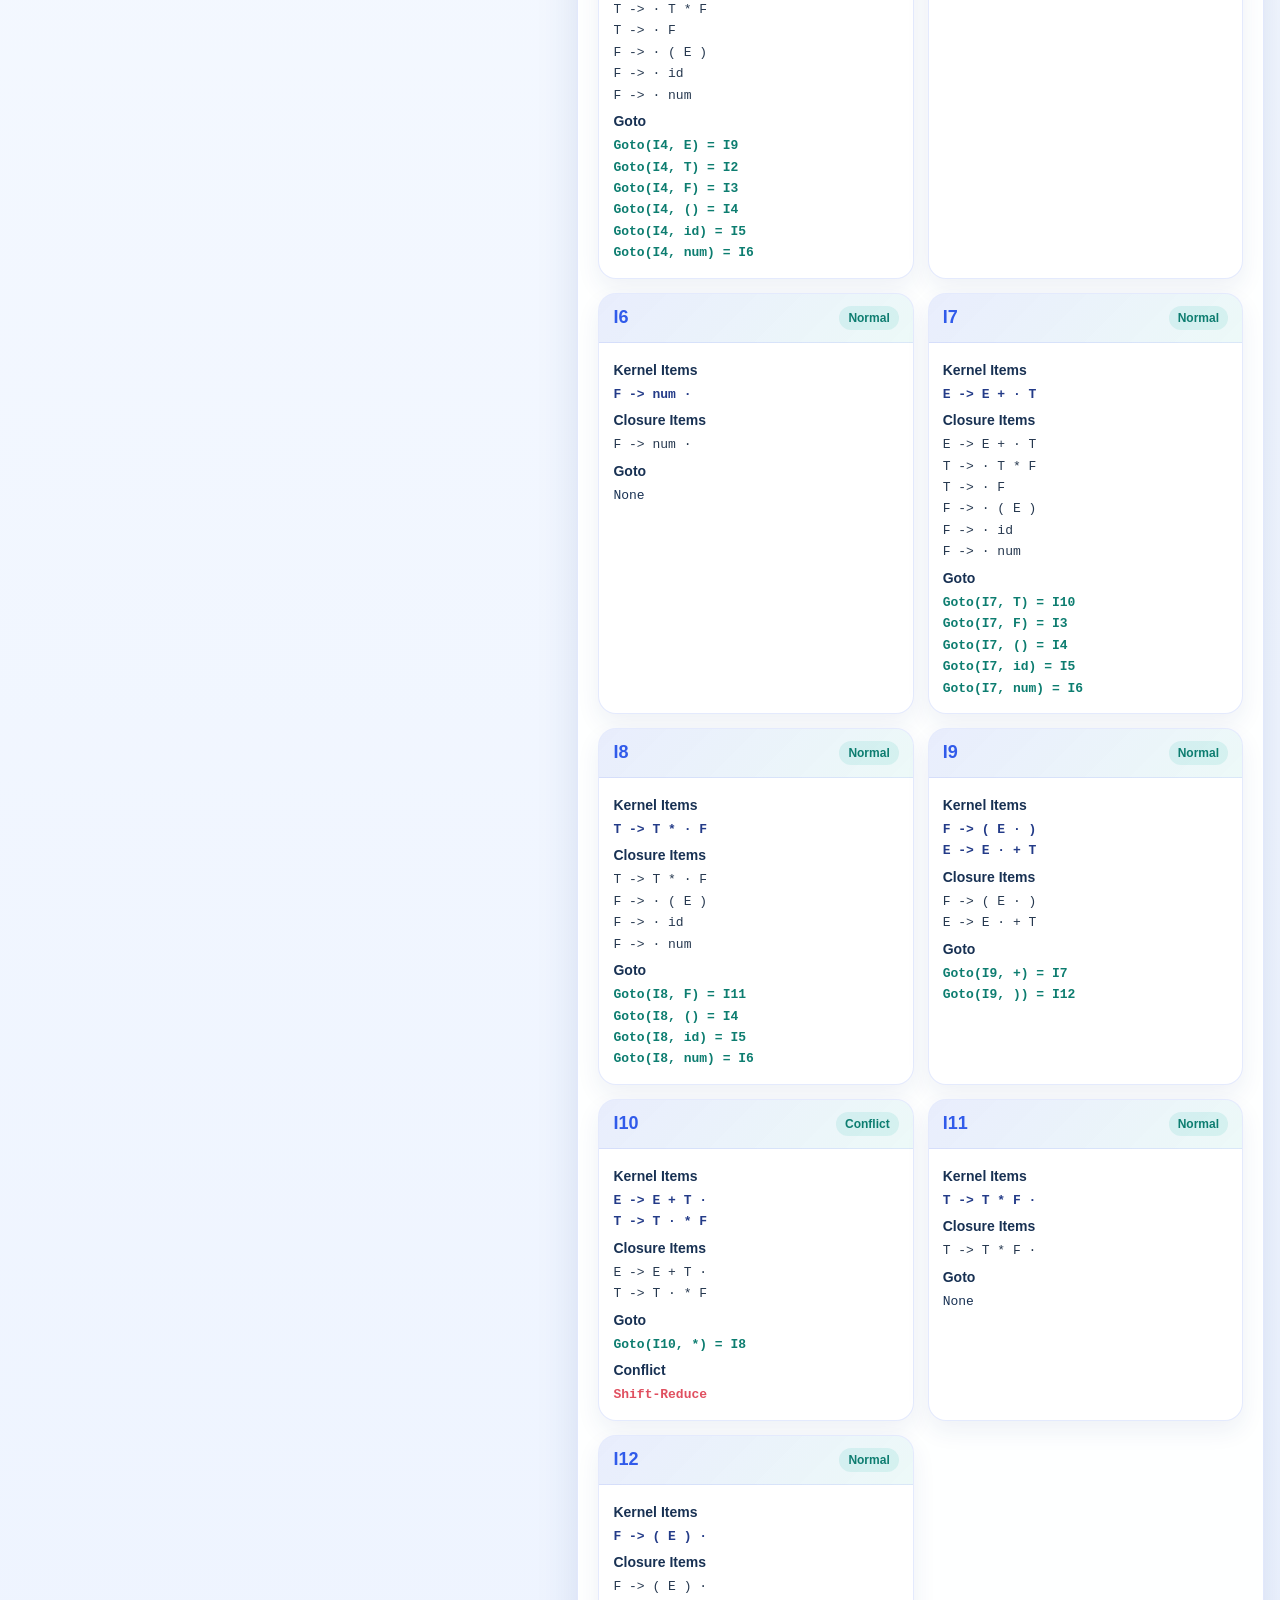
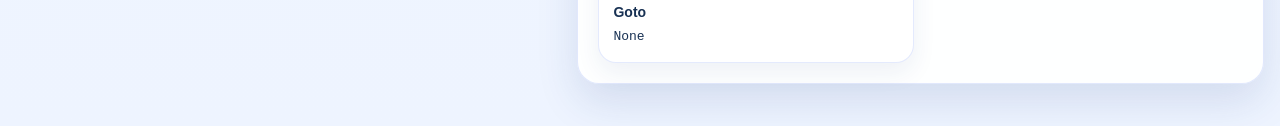
<file: lab3/dfa.html>
<!DOCTYPE html>
<html lang="zh-CN">
<head>
  <meta charset="UTF-8" />
  <meta name="viewport" content="width=device-width, initial-scale=1.0" />
  <title>实验三 LR(0) 项目集规范族可视化平台</title>
  <style>
    :root {
      --bg: #eef4ff;
      --card: rgba(255, 255, 255, 0.92);
      --text: #183153;
      --muted: #58708f;
      --primary: #315bea;
      --primary-2: #6f8eff;
      --accent: #18b6a5;
      --danger: #e04f5f;
      --warning: #f59e0b;
      --border: rgba(49, 91, 234, 0.14);
      --shadow: 0 18px 42px rgba(31, 63, 130, 0.13);
      --terminal: #181c20;
      --terminal-text: #b6e1a3;
      --code-bg: #101827;
    }

    * { box-sizing: border-box; }

    body {
      margin: 0;
      font-family: "Segoe UI", "PingFang SC", "Microsoft YaHei", sans-serif;
      color: var(--text);
      background:
        radial-gradient(circle at top left, rgba(111, 142, 255, 0.22), transparent 28%),
        radial-gradient(circle at 100% 20%, rgba(24, 182, 165, 0.13), transparent 18%),
        linear-gradient(180deg, #f8fbff 0%, var(--bg) 100%);
      min-height: 100vh;
    }

    .container {
      width: min(1360px, calc(100% - 32px));
      margin: 24px auto 42px;
    }

    .hero {
      background: linear-gradient(135deg, rgba(49, 91, 234, 0.96), rgba(86, 204, 242, 0.92));
      border-radius: 28px;
      color: white;
      padding: 30px 34px;
      box-shadow: 0 20px 45px rgba(49, 91, 234, 0.22);
      margin-bottom: 18px;
      position: relative;
      overflow: hidden;
    }

    .hero::before {
      content: "LR(0)";
      position: absolute;
      right: 30px;
      top: 12px;
      font-size: 84px;
      font-weight: 900;
      opacity: 0.12;
      letter-spacing: 4px;
    }

    .hero::after {
      content: "";
      position: absolute;
      right: -70px;
      bottom: -90px;
      width: 230px;
      height: 230px;
      border-radius: 50%;
      background: rgba(255,255,255,0.16);
    }

    .title {
      margin: 0 0 10px;
      font-size: 38px;
      font-weight: 900;
      letter-spacing: 0.5px;
    }

    .hero-sub {
      margin: 0;
      font-size: 16px;
      opacity: 0.92;
      line-height: 1.7;
    }

    .badge-row {
      display: flex;
      gap: 10px;
      flex-wrap: wrap;
      margin-top: 16px;
    }

    .badge {
      display: inline-flex;
      align-items: center;
      gap: 6px;
      background: rgba(255, 255, 255, 0.16);
      color: #fff;
      border: 1px solid rgba(255, 255, 255, 0.22);
      border-radius: 999px;
      padding: 7px 12px;
      font-weight: 750;
      font-size: 13px;
      backdrop-filter: blur(8px);
    }

    .main-tabs {
      display: flex;
      gap: 12px;
      margin: 18px 0 22px;
      flex-wrap: wrap;
    }

    .main-tab,
    .btn,
    .mini-btn {
      transition: transform 0.15s ease, box-shadow 0.15s ease, opacity 0.15s ease;
    }

    .main-tab:hover,
    .btn:hover,
    .mini-btn:hover {
      transform: translateY(-1px);
    }

    .main-tab {
      border: none;
      border-radius: 999px;
      padding: 13px 22px;
      background: rgba(49, 91, 234, 0.08);
      color: var(--primary);
      font-weight: 850;
      cursor: pointer;
      font-size: 15px;
    }

    .main-tab.active {
      background: linear-gradient(135deg, var(--primary) 0%, var(--primary-2) 100%);
      color: white;
      box-shadow: 0 8px 20px rgba(49, 91, 234, 0.22);
    }

    .module { display: none; }
    .module.active { display: block; }

    .layout {
      display: grid;
      grid-template-columns: 0.88fr 1.12fr;
      gap: 22px;
      align-items: start;
    }

    .layout.equal {
      grid-template-columns: 1fr 1fr;
    }

    .card {
      background: var(--card);
      border: 1px solid var(--border);
      border-radius: 22px;
      padding: 20px;
      box-shadow: var(--shadow);
      backdrop-filter: blur(8px);
    }

    .card h2 {
      margin: 0 0 12px;
      font-size: 23px;
    }

    .sub {
      margin: 0 0 12px;
      color: var(--muted);
      font-size: 14px;
      line-height: 1.7;
    }

    .input {
      width: 100%;
      padding: 10px 12px;
      border: 1px solid rgba(49, 91, 234, 0.2);
      border-radius: 12px;
      font-size: 14px;
      background: #fff;
      color: var(--text);
      outline: none;
    }

    .input:focus {
      border-color: rgba(49, 91, 234, 0.55);
      box-shadow: 0 0 0 4px rgba(49, 91, 234, 0.08);
    }

    textarea.input {
      resize: vertical;
      min-height: 145px;
      font-family: Consolas, "Courier New", monospace;
      line-height: 1.65;
      font-size: 14px;
    }

    .code-area {
      min-height: 240px !important;
    }

    .actions {
      display: grid;
      grid-template-columns: repeat(2, 1fr);
      gap: 10px;
      margin-top: 12px;
    }

    .actions.three {
      grid-template-columns: repeat(3, 1fr);
    }

    .btn {
      border: none;
      border-radius: 14px;
      padding: 12px 14px;
      font-size: 14px;
      font-weight: 800;
      cursor: pointer;
      color: #fff;
      background: linear-gradient(135deg, #4b61ea 0%, #7a90ff 100%);
      box-shadow: 0 10px 24px rgba(49, 91, 234, 0.2);
    }

    .btn.secondary {
      background: linear-gradient(135deg, #49b3a6 0%, #7ccfc3 100%);
      box-shadow: 0 10px 24px rgba(24, 182, 165, 0.18);
    }

    .btn.danger {
      background: linear-gradient(135deg, #e04f5f 0%, #ff7b88 100%);
      box-shadow: 0 10px 24px rgba(224, 79, 95, 0.18);
    }

    .mini-actions {
      display: flex;
      gap: 8px;
      flex-wrap: wrap;
      margin-bottom: 12px;
    }

    .mini-btn {
      border: none;
      border-radius: 999px;
      padding: 9px 13px;
      color: var(--primary);
      background: rgba(49, 91, 234, 0.08);
      font-weight: 800;
      cursor: pointer;
    }

    .mini-btn.active,
    .mini-btn.primary {
      color: #fff;
      background: linear-gradient(135deg, var(--primary), var(--primary-2));
      box-shadow: 0 8px 18px rgba(49, 91, 234, 0.18);
    }

    .terminal {
      margin-top: 14px;
      background: var(--terminal);
      color: var(--terminal-text);
      border-radius: 14px;
      padding: 14px;
      min-height: 190px;
      max-height: 520px;
      overflow: auto;
      font-family: Consolas, "Courier New", monospace;
      font-size: 14px;
      line-height: 1.65;
      white-space: pre-wrap;
    }

    .terminal.small {
      min-height: 130px;
      max-height: 240px;
    }

    .kpi-grid {
      display: grid;
      grid-template-columns: repeat(4, 1fr);
      gap: 12px;
      margin: 12px 0 16px;
    }

    .kpi {
      padding: 14px;
      border-radius: 16px;
      background: rgba(49, 91, 234, 0.06);
      border: 1px solid rgba(49, 91, 234, 0.11);
    }

    .kpi strong {
      display: block;
      color: var(--primary);
      font-size: 13px;
      margin-bottom: 8px;
    }

    .kpi span {
      font-size: 26px;
      font-weight: 900;
    }

    .states-grid {
      display: grid;
      grid-template-columns: repeat(2, minmax(0, 1fr));
      gap: 14px;
    }

    .state-card {
      background: #fff;
      border: 1px solid rgba(49, 91, 234, 0.13);
      border-radius: 18px;
      overflow: hidden;
      box-shadow: 0 10px 24px rgba(31, 63, 130, 0.07);
    }

    .state-head {
      display: flex;
      justify-content: space-between;
      align-items: center;
      padding: 12px 14px;
      background: linear-gradient(135deg, rgba(49, 91, 234, 0.11), rgba(24, 182, 165, 0.08));
      border-bottom: 1px solid rgba(49, 91, 234, 0.1);
    }

    .state-id {
      font-size: 18px;
      font-weight: 900;
      color: var(--primary);
    }

    .state-tag {
      padding: 5px 9px;
      border-radius: 999px;
      font-size: 12px;
      font-weight: 850;
      background: rgba(24, 182, 165, 0.11);
      color: #0d7d70;
    }

    .state-body {
      padding: 12px 14px 14px;
    }

    .state-body h3 {
      margin: 7px 0 6px;
      color: var(--text);
      font-size: 14px;
    }

    .mono {
      font-family: Consolas, "Courier New", monospace;
      font-size: 13px;
      line-height: 1.65;
      white-space: pre-wrap;
      word-break: break-word;
    }

    .kernel-line { color: #233b88; font-weight: 800; }
    .closure-line { color: #26384f; }
    .goto-line { color: #0d7d70; font-weight: 750; }
    .conflict-line { color: var(--danger); font-weight: 900; }

    .table-scroll {
      overflow: auto;
      max-height: 540px;
      border-radius: 12px;
      border: 1px solid rgba(49, 91, 234, 0.1);
      background: #fff;
    }

    table {
      width: 100%;
      border-collapse: collapse;
      background: #fff;
      overflow: hidden;
    }

    th,
    td {
      text-align: center;
      padding: 10px;
      border-bottom: 1px solid rgba(49, 91, 234, 0.08);
      font-size: 14px;
      vertical-align: top;
    }

    th {
      color: var(--primary);
      font-weight: 850;
      background: rgba(49, 91, 234, 0.08);
      position: sticky;
      top: 0;
      z-index: 1;
    }

    tr:nth-child(even) td { background: rgba(49, 91, 234, 0.025); }

    .notice {
      padding: 12px 14px;
      border-radius: 14px;
      border: 1px solid rgba(245, 158, 11, 0.25);
      background: rgba(245, 158, 11, 0.08);
      color: #8a5b00;
      line-height: 1.7;
      margin-top: 12px;
      font-size: 14px;
    }

    .success {
      border-color: rgba(24, 182, 165, 0.24);
      background: rgba(24, 182, 165, 0.09);
      color: #0d7d70;
    }

    .graph-wrap {
      background: #fff;
      border: 1px solid rgba(49, 91, 234, 0.12);
      border-radius: 18px;
      overflow: auto;
      padding: 12px;
      min-height: 420px;
    }

    svg text {
      font-family: Consolas, "Courier New", monospace;
      fill: var(--text);
    }

    .node-rect {
      fill: #ffffff;
      stroke: rgba(49, 91, 234, 0.55);
      stroke-width: 1.4;
      filter: drop-shadow(0 6px 10px rgba(31, 63, 130, 0.12));
    }

    .edge-line {
      stroke: rgba(24, 36, 58, 0.56);
      stroke-width: 1.3;
      fill: none;
      marker-end: url(#arrow);
    }

    .edge-label {
      font-size: 13px;
      font-weight: 900;
      fill: var(--primary);
    }

    .row {
      display: grid;
      grid-template-columns: 1fr 1fr;
      gap: 10px;
      margin-top: 10px;
    }

    @media (max-width: 1080px) {
      .layout,
      .layout.equal,
      .kpi-grid,
      .states-grid,
      .actions,
      .actions.three,
      .row {
        grid-template-columns: 1fr;
      }

      .title { font-size: 30px; }
      .container { width: min(100% - 20px, 1360px); }
      .hero { padding: 24px; }
    }
  </style>
</head>
<body>
  <div class="container">
    <header class="hero">
      <h1 class="title">实验三：LR(0) 项目集规范族可视化平台</h1>
      <p class="hero-sub">Compiler Design Lab 3 · 输入文法规则，自动完成增广文法、Closure、Goto、项目集规范族、冲突检测与实验二 Token 串联展示。</p>
      <div class="badge-row">
        <span class="badge">增广文法</span>
        <span class="badge">Closure 闭包</span>
        <span class="badge">Goto 转移</span>
        <span class="badge">Kernel Items</span>
        <span class="badge">LR(0) 冲突检测</span>
        <span class="badge">Scanner 串联</span>
      </div>
    </header>

    <div class="main-tabs">
      <button class="main-tab active" data-module="lr0" type="button">LR(0) 项目集构造</button>
      <button class="main-tab" data-module="pipeline" type="button">实验 1/2/3 串联展示</button>
      <button class="main-tab" data-module="report" type="button">报告亮点说明</button>
    </div>

    <section id="module-lr0" class="module active">
      <div class="layout">
        <section class="card">
          <h2>文法输入</h2>
          <p class="sub">支持扩展巴科斯范式写法：每行一个产生式，候选式用 | 分隔，符号之间建议用空格隔开。</p>

          <textarea id="grammarInput" class="input code-area" spellcheck="false"></textarea>

          <div class="actions three">
            <button class="btn secondary" type="button" onclick="loadDefaultGrammar()">加载表达式文法</button>
            <button class="btn" type="button" onclick="buildLR0()">生成 LR(0) 规范族</button>
            <button class="btn danger" type="button" onclick="clearLR0()">清空结果</button>
          </div>

          <div class="notice">
            输入示例：E -&gt; E + T | T，T -&gt; T * F | F，F -&gt; ( E ) | id | num。程序会自动添加新的开始产生式 E' -&gt; E。
          </div>

          <div class="terminal small" id="grammarTerminal">$ 等待输入文法
$ 点击“生成 LR(0) 规范族”开始实验三</div>
        </section>

        <section class="card">
          <h2>运行结果概览</h2>
          <p class="sub">显示增广文法、状态数量、转移数量和冲突检测结果。</p>

          <div class="kpi-grid">
            <div class="kpi"><strong>产生式数</strong><span id="kpiProductions">0</span></div>
            <div class="kpi"><strong>状态数</strong><span id="kpiStates">0</span></div>
            <div class="kpi"><strong>转移数</strong><span id="kpiTransitions">0</span></div>
            <div class="kpi"><strong>冲突数</strong><span id="kpiConflicts">0</span></div>
          </div>

          <div class="mini-actions">
            <button class="mini-btn active" data-view="states" type="button">项目集</button>
            <button class="mini-btn" data-view="table" type="button">Goto 表</button>
            <button class="mini-btn" data-view="graph" type="button">状态图</button>
            <button class="mini-btn" data-view="json" type="button">JSON</button>
          </div>

          <div id="resultViewStates" class="result-view">
            <div id="statesOutput" class="states-grid"></div>
          </div>

          <div id="resultViewTable" class="result-view" style="display:none;">
            <div id="gotoTable" class="table-scroll"></div>
          </div>

          <div id="resultViewGraph" class="result-view" style="display:none;">
            <div id="graphOutput" class="graph-wrap"></div>
          </div>

          <div id="resultViewJson" class="result-view" style="display:none;">
            <div id="jsonOutput" class="terminal"></div>
          </div>
        </section>
      </div>
    </section>

    <section id="module-pipeline" class="module">
      <div class="layout equal">
        <section class="card">
          <h2>实验二 Scanner 输入</h2>
          <p class="sub">输入表达式源程序，模拟实验二 scanner 将变量名归约为 id，将数字归约为 num，并保留 +、*、括号等终结符。</p>

          <textarea id="sourceInput" class="input code-area" spellcheck="false"></textarea>

          <div class="actions three">
            <button class="btn secondary" type="button" onclick="loadSourceExample()">加载源程序样例</button>
            <button class="btn" type="button" onclick="scanSource()">生成 Token 序列</button>
            <button class="btn danger" type="button" onclick="clearPipeline()">清空</button>
          </div>

          <div class="notice success">
            串联逻辑：test.src 字符流 → Scanner 输出 token.txt → token 终结符与 grammar.txt 中的 id、num、+、*、(、) 对接。
          </div>
        </section>

        <section class="card">
          <h2>Token 输出与语法输入对接</h2>
          <p class="sub">该区域可直接作为报告中“完成实验 1 和 2 的串联，按实验二文法要求”的展示截图。</p>

          <div class="table-scroll">
            <table>
              <thead>
                <tr>
                  <th>行号</th>
                  <th>源程序</th>
                  <th>Token 序列</th>
                  <th>是否符合文法终结符</th>
                </tr>
              </thead>
              <tbody id="pipelineTable"></tbody>
            </table>
          </div>

          <h2 style="margin-top:18px;font-size:20px;">token.txt 形式</h2>
          <div class="terminal" id="tokenOutput">$ 暂无 Token 输出</div>
        </section>
      </div>
    </section>

    <section id="module-report" class="module">
      <section class="card">
        <h2>实验三报告亮点写法</h2>
        <p class="sub">下面内容可以直接用于实验报告的“系统设计”“实验结果分析”“选做部分说明”。</p>

        <div class="states-grid">
          <div class="state-card">
            <div class="state-head"><span class="state-id">模块化设计</span><span class="state-tag">工程化</span></div>
            <div class="state-body mono">本实验采用文法输入、项目集构造、状态转移展示、冲突检测和 Token 串联展示等模块化设计，使语法分析实验不再停留在静态输出，而是形成可交互的编译器前端展示平台。</div>
          </div>

          <div class="state-card">
            <div class="state-head"><span class="state-id">LR(0) 核心算法</span><span class="state-tag">必做</span></div>
            <div class="state-body mono">程序自动读取 EBNF 风格文法，完成文法增广，并从初始项目 E' -> ·E 出发，递归计算 Closure 闭包，再通过 Goto 函数生成项目集规范族。</div>
          </div>

          <div class="state-card">
            <div class="state-head"><span class="state-id">冲突检测</span><span class="state-tag">分析</span></div>
            <div class="state-body mono">系统会检测每个状态中是否同时存在移进项目和归约项目，或是否存在多个归约项目，从而判断文法是否属于严格 LR(0) 文法，并为后续 SLR(1) 分析表生成提供依据。</div>
          </div>

          <div class="state-card">
            <div class="state-head"><span class="state-id">实验串联</span><span class="state-tag">选做</span></div>
            <div class="state-body mono">在选做部分中，Scanner 将源程序字符流转换为 token 序列，具体变量归约为 id，数字归约为 num，使实验二输出能够与实验三文法终结符集合对接。</div>
          </div>
        </div>

        <div class="notice">
          建议截图顺序：页面首页 → 输入文法 → 生成项目集 I0 → Goto 表 → 状态图 → 冲突检测 JSON → Scanner 串联 token 输出。
        </div>
      </section>
    </section>
  </div>

  <script>
    let lastResult = null;

    const DEFAULT_GRAMMAR = `E -> E + T | T
T -> T * F | F
F -> ( E ) | id | num`;

    const DEFAULT_SOURCE = `x + 3 * y
(a + b) * 42
sum + count * (value + 100)
total * (price + tax)`;

    document.getElementById("grammarInput").value = DEFAULT_GRAMMAR;
    document.getElementById("sourceInput").value = DEFAULT_SOURCE;

    document.querySelectorAll(".main-tab").forEach((btn) => {
      btn.addEventListener("click", () => {
        const target = btn.dataset.module;
        document.querySelectorAll(".main-tab").forEach((b) => b.classList.remove("active"));
        btn.classList.add("active");
        document.querySelectorAll(".module").forEach((m) => m.classList.remove("active"));
        document.getElementById(`module-${target}`).classList.add("active");
      });
    });

    document.querySelectorAll(".mini-btn[data-view]").forEach((btn) => {
      btn.addEventListener("click", () => {
        const view = btn.dataset.view;
        document.querySelectorAll(".mini-btn[data-view]").forEach((b) => b.classList.remove("active"));
        btn.classList.add("active");
        document.querySelectorAll(".result-view").forEach((v) => v.style.display = "none");
        document.getElementById(`resultView${capitalize(view)}`).style.display = "block";
      });
    });

    function capitalize(s) {
      return s.charAt(0).toUpperCase() + s.slice(1);
    }

    function loadDefaultGrammar() {
      document.getElementById("grammarInput").value = DEFAULT_GRAMMAR;
      document.getElementById("grammarTerminal").textContent = "$ 已加载默认表达式文法";
    }

    function clearLR0() {
      lastResult = null;
      document.getElementById("statesOutput").innerHTML = "";
      document.getElementById("gotoTable").innerHTML = "";
      document.getElementById("graphOutput").innerHTML = "";
      document.getElementById("jsonOutput").textContent = "";
      setKpis(0, 0, 0, 0);
      document.getElementById("grammarTerminal").textContent = "$ 已清空 LR(0) 结果";
    }

    function parseGrammar(raw) {
      const lines = raw.split(/\n+/).map(x => x.trim()).filter(x => x && !x.startsWith("#"));
      if (!lines.length) throw new Error("文法不能为空");

      const productions = [];
      let startSymbol = null;

      for (const line of lines) {
        const idx = line.indexOf("->");
        if (idx === -1) throw new Error(`产生式缺少 -> ：${line}`);

        const left = line.slice(0, idx).trim();
        const rightPart = line.slice(idx + 2).trim();
        if (!left || !rightPart) throw new Error(`产生式不完整：${line}`);

        if (!startSymbol) startSymbol = left;
        const alternatives = rightPart.split("|").map(x => x.trim()).filter(Boolean);
        for (const alt of alternatives) {
          productions.push({ left, right: alt.split(/\s+/).filter(Boolean) });
        }
      }

      const augmentedStart = startSymbol + "'";
      const augmented = [{ left: augmentedStart, right: [startSymbol] }, ...productions];
      return { startSymbol, augmentedStart, productions: augmented };
    }

    function itemKey(item) {
      return `${item.productionId}@${item.dot}`;
    }

    function itemText(grammar, item) {
      const p = grammar.productions[item.productionId];
      const parts = [];
      for (let i = 0; i < p.right.length; i++) {
        if (i === item.dot) parts.push("·");
        parts.push(p.right[i]);
      }
      if (item.dot === p.right.length) parts.push("·");
      return `${p.left} -> ${parts.join(" ")}`;
    }

    function itemSetKey(items) {
      return items.map(itemKey).sort().join("|");
    }

    function getNonterminals(grammar) {
      return new Set(grammar.productions.map(p => p.left));
    }

    function getSymbols(grammar) {
      const symbols = [];
      const seen = new Set();
      for (const p of grammar.productions) {
        for (const x of [p.left, ...p.right]) {
          if (!seen.has(x)) {
            seen.add(x);
            symbols.push(x);
          }
        }
      }
      return symbols;
    }

    function closure(grammar, items) {
      const nonterminals = getNonterminals(grammar);
      const result = [...items];
      const seen = new Set(result.map(itemKey));
      let changed = true;

      while (changed) {
        changed = false;
        for (const item of [...result]) {
          const p = grammar.productions[item.productionId];
          if (item.dot >= p.right.length) continue;
          const symbol = p.right[item.dot];
          if (!nonterminals.has(symbol)) continue;

          grammar.productions.forEach((prod, id) => {
            if (prod.left === symbol) {
              const newItem = { productionId: id, dot: 0 };
              const key = itemKey(newItem);
              if (!seen.has(key)) {
                seen.add(key);
                result.push(newItem);
                changed = true;
              }
            }
          });
        }
      }
      return result;
    }

    function gotoSet(grammar, items, symbol) {
      const moved = [];
      for (const item of items) {
        const p = grammar.productions[item.productionId];
        if (item.dot < p.right.length && p.right[item.dot] === symbol) {
          moved.push({ productionId: item.productionId, dot: item.dot + 1 });
        }
      }
      if (!moved.length) return [];
      return closure(grammar, moved);
    }

    function buildCollection(grammar) {
      const states = [];
      const transitions = [];
      const symbols = getSymbols(grammar);
      const initial = closure(grammar, [{ productionId: 0, dot: 0 }]);
      states.push(initial);

      let cursor = 0;
      while (cursor < states.length) {
        const current = states[cursor];
        for (const symbol of symbols) {
          const next = gotoSet(grammar, current, symbol);
          if (!next.length) continue;

          const key = itemSetKey(next);
          let to = states.findIndex(s => itemSetKey(s) === key);
          if (to === -1) {
            to = states.length;
            states.push(next);
          }
          transitions.push({ from: cursor, symbol, to });
        }
        cursor++;
      }
      return { states, transitions };
    }

    function getKernelItems(state) {
      return state.filter(item => item.productionId === 0 || item.dot > 0);
    }

    function detectConflicts(grammar, states) {
      const conflicts = [];
      states.forEach((state, index) => {
        let reduceItems = 0;
        let shiftItems = 0;
        for (const item of state) {
          const p = grammar.productions[item.productionId];
          if (item.dot === p.right.length) reduceItems++;
          else shiftItems++;
        }
        if (reduceItems >= 2) conflicts.push({ state: index, type: "Reduce-Reduce", message: `I${index} 存在归约-归约冲突` });
        if (reduceItems >= 1 && shiftItems >= 1) conflicts.push({ state: index, type: "Shift-Reduce", message: `I${index} 存在移进-归约冲突` });
      });
      return conflicts;
    }

    function buildLR0() {
      try {
        const grammar = parseGrammar(document.getElementById("grammarInput").value);
        const collection = buildCollection(grammar);
        const conflicts = detectConflicts(grammar, collection.states);
        lastResult = { grammar, ...collection, conflicts };
        renderAll(lastResult);
        document.getElementById("grammarTerminal").textContent = `$ 文法读取成功\n$ 自动增广: ${grammar.augmentedStart} -> ${grammar.startSymbol}\n$ 生成状态数: ${collection.states.length}\n$ 生成转移数: ${collection.transitions.length}\n$ 冲突数量: ${conflicts.length}`;
      } catch (err) {
        document.getElementById("grammarTerminal").textContent = `$ 构造失败\n$ ${err.message}`;
      }
    }

    function renderAll(result) {
      setKpis(result.grammar.productions.length, result.states.length, result.transitions.length, result.conflicts.length);
      renderStates(result);
      renderGotoTable(result);
      renderGraph(result);
      renderJson(result);
    }

    function setKpis(p, s, t, c) {
      document.getElementById("kpiProductions").textContent = p;
      document.getElementById("kpiStates").textContent = s;
      document.getElementById("kpiTransitions").textContent = t;
      document.getElementById("kpiConflicts").textContent = c;
    }

    function renderStates(result) {
      const wrap = document.getElementById("statesOutput");
      wrap.innerHTML = "";
      const conflictMap = new Map();
      for (const c of result.conflicts) {
        if (!conflictMap.has(c.state)) conflictMap.set(c.state, []);
        conflictMap.get(c.state).push(c.type);
      }

      result.states.forEach((state, index) => {
        const kernel = getKernelItems(state);
        const gotos = result.transitions.filter(t => t.from === index);
        const card = document.createElement("div");
        card.className = "state-card";
        const tag = conflictMap.has(index) ? "Conflict" : "Normal";
        card.innerHTML = `
          <div class="state-head">
            <span class="state-id">I${index}</span>
            <span class="state-tag">${tag}</span>
          </div>
          <div class="state-body">
            <h3>Kernel Items</h3>
            <div class="mono">${kernel.map(item => `<div class="kernel-line">${escapeHtml(itemText(result.grammar, item))}</div>`).join("") || "(无)"}</div>
            <h3>Closure Items</h3>
            <div class="mono">${state.map(item => `<div class="closure-line">${escapeHtml(itemText(result.grammar, item))}</div>`).join("")}</div>
            <h3>Goto</h3>
            <div class="mono">${gotos.map(t => `<div class="goto-line">Goto(I${t.from}, ${escapeHtml(t.symbol)}) = I${t.to}</div>`).join("") || "None"}</div>
            ${conflictMap.has(index) ? `<h3>Conflict</h3><div class="mono">${conflictMap.get(index).map(x => `<div class="conflict-line">${x}</div>`).join("")}</div>` : ""}
          </div>
        `;
        wrap.appendChild(card);
      });
    }

    function renderGotoTable(result) {
      const nonterminals = getNonterminals(result.grammar);
      const terminalSet = new Set();
      const nonterminalSet = new Set();
      for (const p of result.grammar.productions) {
        for (const x of p.right) {
          if (nonterminals.has(x)) nonterminalSet.add(x);
          else terminalSet.add(x);
        }
      }
      const symbols = [...nonterminalSet, ...terminalSet];
      let html = "<table><thead><tr><th>状态</th>";
      symbols.forEach(s => html += `<th>${escapeHtml(s)}</th>`);
      html += "</tr></thead><tbody>";
      result.states.forEach((_, i) => {
        html += `<tr><td>I${i}</td>`;
        for (const s of symbols) {
          const t = result.transitions.find(x => x.from === i && x.symbol === s);
          html += `<td>${t ? "I" + t.to : ""}</td>`;
        }
        html += "</tr>";
      });
      html += "</tbody></table>";
      document.getElementById("gotoTable").innerHTML = html;
    }

    function renderGraph(result) {
      const count = result.states.length;
      const cols = Math.min(5, Math.max(1, Math.ceil(Math.sqrt(count))));
      const nodeW = 132;
      const nodeH = 54;
      const gapX = 172;
      const gapY = 112;
      const margin = 46;
      const positions = [];
      for (let i = 0; i < count; i++) {
        const row = Math.floor(i / cols);
        const col = i % cols;
        positions[i] = { x: margin + col * gapX, y: margin + row * gapY };
      }
      const rows = Math.ceil(count / cols);
      const width = margin * 2 + cols * gapX;
      const height = margin * 2 + rows * gapY;

      let svg = `<svg width="${width}" height="${height}" viewBox="0 0 ${width} ${height}" xmlns="http://www.w3.org/2000/svg">
        <defs>
          <marker id="arrow" markerWidth="10" markerHeight="10" refX="8" refY="3" orient="auto" markerUnits="strokeWidth">
            <path d="M0,0 L0,6 L9,3 z" fill="rgba(24,36,58,0.62)" />
          </marker>
        </defs>`;

      for (const t of result.transitions) {
        const a = positions[t.from];
        const b = positions[t.to];
        const x1 = a.x + nodeW;
        const y1 = a.y + nodeH / 2;
        const x2 = b.x;
        const y2 = b.y + nodeH / 2;
        const same = t.from === t.to;
        if (same) {
          svg += `<path class="edge-line" d="M ${a.x + nodeW / 2} ${a.y} C ${a.x + 10} ${a.y - 40}, ${a.x + nodeW - 10} ${a.y - 40}, ${a.x + nodeW / 2} ${a.y}" />`;
          svg += `<text class="edge-label" x="${a.x + nodeW / 2 - 6}" y="${a.y - 30}">${escapeHtml(t.symbol)}</text>`;
        } else {
          const midX = (x1 + x2) / 2;
          const midY = (y1 + y2) / 2;
          svg += `<path class="edge-line" d="M ${x1} ${y1} C ${midX} ${y1}, ${midX} ${y2}, ${x2} ${y2}" />`;
          svg += `<text class="edge-label" x="${midX}" y="${midY - 7}">${escapeHtml(t.symbol)}</text>`;
        }
      }

      result.states.forEach((state, i) => {
        const p = positions[i];
        const hasConflict = result.conflicts.some(c => c.state === i);
        svg += `<rect class="node-rect" x="${p.x}" y="${p.y}" width="${nodeW}" height="${nodeH}" rx="12" />`;
        svg += `<text x="${p.x + nodeW / 2}" y="${p.y + 23}" text-anchor="middle" font-size="16" font-weight="900">I${i}</text>`;
        svg += `<text x="${p.x + nodeW / 2}" y="${p.y + 41}" text-anchor="middle" font-size="12" fill="${hasConflict ? '#e04f5f' : '#0d7d70'}">${hasConflict ? 'Conflict' : state.length + ' items'}</text>`;
      });

      svg += "</svg>";
      document.getElementById("graphOutput").innerHTML = svg;
    }

    function renderJson(result) {
      const data = {
        augmentedGrammar: result.grammar.productions.map((p, i) => ({ id: i, left: p.left, right: p.right })),
        states: result.states.map((state, i) => ({
          id: `I${i}`,
          kernel: getKernelItems(state).map(item => itemText(result.grammar, item)),
          closure: state.map(item => itemText(result.grammar, item)),
          goto: result.transitions.filter(t => t.from === i).reduce((obj, t) => {
            obj[t.symbol] = `I${t.to}`;
            return obj;
          }, {})
        })),
        conflicts: result.conflicts
      };
      document.getElementById("jsonOutput").textContent = JSON.stringify(data, null, 2);
    }

    function loadSourceExample() {
      document.getElementById("sourceInput").value = DEFAULT_SOURCE;
    }

    function clearPipeline() {
      document.getElementById("sourceInput").value = "";
      document.getElementById("pipelineTable").innerHTML = "";
      document.getElementById("tokenOutput").textContent = "$ 暂无 Token 输出";
    }

    function scanSource() {
      const source = document.getElementById("sourceInput").value;
      const lines = source.split(/\n/);
      const tbody = document.getElementById("pipelineTable");
      const tokenOut = [];
      tbody.innerHTML = "";
      const allowed = new Set(["id", "num", "+", "*", "(", ")"]);

      lines.forEach((line, index) => {
        if (!line.trim()) return;
        const tokens = scanExpressionLine(line);
        tokenOut.push(tokens.join(" "));
        const ok = tokens.every(t => allowed.has(t));
        const tr = document.createElement("tr");
        tr.innerHTML = `
          <td>${index + 1}</td>
          <td class="mono">${escapeHtml(line)}</td>
          <td class="mono">${escapeHtml(tokens.join(" "))}</td>
          <td>${ok ? "是" : "否"}</td>
        `;
        tbody.appendChild(tr);
      });

      document.getElementById("tokenOutput").textContent = tokenOut.length ? tokenOut.join("\n") : "$ 暂无 Token 输出";
    }

    function scanExpressionLine(line) {
      const tokens = [];
      let i = 0;
      while (i < line.length) {
        const ch = line[i];
        if (/\s/.test(ch)) { i++; continue; }
        if (/[a-zA-Z_]/.test(ch)) {
          i++;
          while (i < line.length && /[a-zA-Z0-9_]/.test(line[i])) i++;
          tokens.push("id");
          continue;
        }
        if (/[0-9]/.test(ch)) {
          i++;
          while (i < line.length && /[0-9]/.test(line[i])) i++;
          tokens.push("num");
          continue;
        }
        if (["+", "*", "(", ")"].includes(ch)) {
          tokens.push(ch);
          i++;
          continue;
        }
        tokens.push("ERROR(" + ch + ")");
        i++;
      }
      return tokens;
    }

    function escapeHtml(raw) {
      return String(raw)
        .replace(/&/g, "&amp;")
        .replace(/</g, "&lt;")
        .replace(/>/g, "&gt;")
        .replace(/\"/g, "&quot;")
        .replace(/'/g, "&#039;");
    }

    buildLR0();
    scanSource();
  </script>
</body>
</html>
</file>
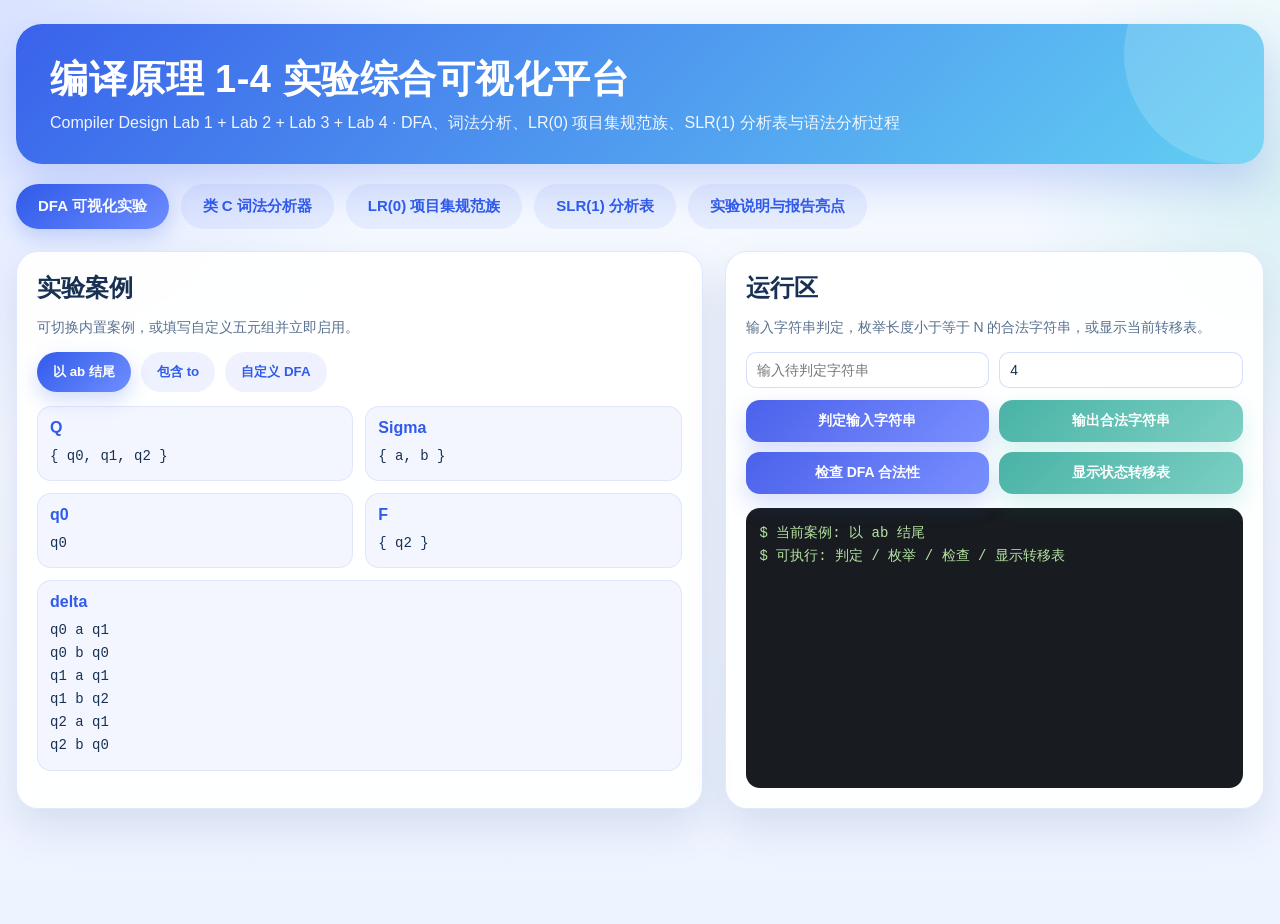
<file: lab4/dfa.html>
<!DOCTYPE html>
<html lang="zh-CN">
<head>
  <meta charset="UTF-8" />
  <meta name="viewport" content="width=device-width, initial-scale=1.0" />
  <title>编译原理 1-4 实验综合可视化平台</title>
  <style>
    :root {
      --bg: #eef4ff;
      --card: rgba(255, 255, 255, 0.92);
      --text: #183153;
      --muted: #58708f;
      --primary: #315bea;
      --primary-2: #6f8eff;
      --accent: #18b6a5;
      --danger: #e04f5f;
      --warning: #f59e0b;
      --border: rgba(49, 91, 234, 0.14);
      --shadow: 0 18px 42px rgba(31, 63, 130, 0.13);
      --terminal: #181c20;
      --terminal-text: #b6e1a3;
    }

    * { box-sizing: border-box; }

    body {
      margin: 0;
      font-family: "Segoe UI", "PingFang SC", "Microsoft YaHei", sans-serif;
      color: var(--text);
      background:
        radial-gradient(circle at top left, rgba(111, 142, 255, 0.22), transparent 28%),
        radial-gradient(circle at 100% 20%, rgba(24, 182, 165, 0.13), transparent 18%),
        linear-gradient(180deg, #f8fbff 0%, var(--bg) 100%);
      min-height: 100vh;
    }

    .container {
      width: min(1280px, calc(100% - 32px));
      margin: 24px auto 40px;
    }

    .hero {
      background: linear-gradient(135deg, rgba(49, 91, 234, 0.95), rgba(86, 204, 242, 0.92));
      border-radius: 26px;
      color: white;
      padding: 30px 34px;
      box-shadow: 0 20px 45px rgba(49, 91, 234, 0.22);
      margin-bottom: 20px;
      position: relative;
      overflow: hidden;
    }

    .hero::after {
      content: "";
      position: absolute;
      right: -80px;
      top: -80px;
      width: 220px;
      height: 220px;
      border-radius: 50%;
      background: rgba(255,255,255,0.16);
    }

    .title {
      margin: 0 0 8px;
      font-size: 38px;
      font-weight: 900;
      letter-spacing: 0.5px;
    }

    .hero-sub {
      margin: 0;
      font-size: 16px;
      opacity: 0.92;
    }

    .main-tabs {
      display: flex;
      gap: 12px;
      margin: 18px 0 22px;
      flex-wrap: wrap;
    }

    .main-tab,
    .tab-btn,
    .btn {
      transition: transform 0.15s ease, box-shadow 0.15s ease, opacity 0.15s ease;
    }

    .main-tab:hover,
    .tab-btn:hover,
    .btn:hover {
      transform: translateY(-1px);
    }

    .main-tab {
      border: none;
      border-radius: 999px;
      padding: 13px 22px;
      background: rgba(49, 91, 234, 0.08);
      color: var(--primary);
      font-weight: 850;
      cursor: pointer;
      font-size: 15px;
    }

    .main-tab.active {
      background: linear-gradient(135deg, var(--primary) 0%, var(--primary-2) 100%);
      color: white;
      box-shadow: 0 8px 20px rgba(49, 91, 234, 0.22);
    }

    .module { display: none; }
    .module.active { display: block; }

    .layout {
      display: grid;
      grid-template-columns: 1.12fr 0.88fr;
      gap: 22px;
    }

    .layout.equal {
      grid-template-columns: 1fr 1fr;
    }

    .card {
      background: var(--card);
      border: 1px solid var(--border);
      border-radius: 22px;
      padding: 20px;
      box-shadow: var(--shadow);
      backdrop-filter: blur(8px);
    }

    .card h2 {
      margin: 0 0 12px;
      font-size: 24px;
    }

    .sub {
      margin: 0 0 12px;
      color: var(--muted);
      font-size: 14px;
      line-height: 1.7;
    }

    .tabs {
      display: flex;
      flex-wrap: wrap;
      gap: 10px;
      margin-bottom: 14px;
    }

    .tab-btn {
      border: none;
      border-radius: 999px;
      padding: 11px 16px;
      background: rgba(49, 91, 234, 0.08);
      color: var(--primary);
      font-weight: 750;
      cursor: pointer;
    }

    .tab-btn.active {
      background: linear-gradient(135deg, var(--primary) 0%, var(--primary-2) 100%);
      color: #fff;
      box-shadow: 0 8px 20px rgba(49, 91, 234, 0.22);
    }

    .panel { display: none; }
    .panel.active { display: block; }

    .tuple-grid {
      display: grid;
      grid-template-columns: repeat(2, minmax(0, 1fr));
      gap: 12px;
    }

    .tuple-item {
      background: rgba(49, 91, 234, 0.05);
      border: 1px solid rgba(49, 91, 234, 0.1);
      border-radius: 14px;
      padding: 12px;
    }

    .tuple-item strong {
      display: block;
      margin-bottom: 8px;
      color: var(--primary);
    }

    .mono {
      font-family: Consolas, "Courier New", monospace;
      font-size: 14px;
      line-height: 1.65;
      white-space: pre-wrap;
      word-break: break-word;
    }

    .input {
      width: 100%;
      padding: 9px 10px;
      border: 1px solid rgba(49, 91, 234, 0.2);
      border-radius: 10px;
      font-size: 14px;
      background: #fff;
      color: var(--text);
      outline: none;
    }

    .input:focus {
      border-color: rgba(49, 91, 234, 0.55);
      box-shadow: 0 0 0 4px rgba(49, 91, 234, 0.08);
    }

    textarea.input {
      resize: vertical;
      min-height: 110px;
      font-family: Consolas, "Courier New", monospace;
      line-height: 1.6;
    }

    .code-area {
      min-height: 440px !important;
      font-size: 15px;
    }

    .actions {
      display: grid;
      grid-template-columns: 1fr 1fr;
      gap: 10px;
      margin-top: 12px;
    }

    .actions.three {
      grid-template-columns: repeat(3, 1fr);
    }

    .btn {
      border: none;
      border-radius: 14px;
      padding: 12px 14px;
      font-size: 14px;
      font-weight: 780;
      cursor: pointer;
      color: #fff;
      background: linear-gradient(135deg, #4b61ea 0%, #7a90ff 100%);
      box-shadow: 0 10px 24px rgba(49, 91, 234, 0.2);
    }

    .btn.secondary {
      background: linear-gradient(135deg, #49b3a6 0%, #7ccfc3 100%);
      box-shadow: 0 10px 24px rgba(24, 182, 165, 0.18);
    }

    .btn.danger {
      background: linear-gradient(135deg, #e04f5f 0%, #ff7b88 100%);
      box-shadow: 0 10px 24px rgba(224, 79, 95, 0.18);
    }

    .row {
      display: grid;
      grid-template-columns: 1fr 1fr;
      gap: 10px;
      margin-top: 10px;
    }

    .terminal {
      margin-top: 14px;
      background: var(--terminal);
      color: var(--terminal-text);
      border-radius: 14px;
      padding: 14px;
      min-height: 280px;
      overflow: auto;
      font-family: Consolas, "Courier New", monospace;
      font-size: 14px;
      line-height: 1.65;
      white-space: pre-wrap;
    }

    .terminal.small {
      min-height: 145px;
      max-height: 260px;
    }

    .table-wrap {
      display: none;
      margin-top: 12px;
    }

    .table-scroll {
      overflow: auto;
      max-height: 540px;
      border-radius: 12px;
      border: 1px solid rgba(49, 91, 234, 0.1);
      background: #fff;
    }

    table {
      width: 100%;
      border-collapse: collapse;
      background: #fff;
      overflow: hidden;
    }

    th,
    td {
      text-align: center;
      padding: 10px;
      border-bottom: 1px solid rgba(49, 91, 234, 0.08);
      font-size: 14px;
    }

    th {
      color: var(--primary);
      font-weight: 850;
      background: rgba(49, 91, 234, 0.08);
      position: sticky;
      top: 0;
      z-index: 1;
    }

    tr:last-child td { border-bottom: none; }
    tr:nth-child(even) td { background: rgba(49, 91, 234, 0.025); }

    .msg {
      margin-top: 8px;
      color: #0d7d70;
      font-size: 13px;
      min-height: 20px;
    }

    .badge-row {
      display: flex;
      gap: 10px;
      flex-wrap: wrap;
      margin-top: 12px;
    }

    .badge {
      display: inline-flex;
      align-items: center;
      gap: 6px;
      background: rgba(24, 182, 165, 0.1);
      color: #0d7d70;
      border: 1px solid rgba(24, 182, 165, 0.2);
      border-radius: 999px;
      padding: 7px 12px;
      font-weight: 750;
      font-size: 13px;
    }

    .notice {
      padding: 12px 14px;
      border-radius: 14px;
      border: 1px solid rgba(245, 158, 11, 0.25);
      background: rgba(245, 158, 11, 0.08);
      color: #8a5b00;
      line-height: 1.7;
      margin-top: 12px;
      font-size: 14px;
    }


    .mini-actions {
      display: flex;
      gap: 8px;
      flex-wrap: wrap;
      margin-bottom: 12px;
    }

    .mini-btn {
      border: none;
      border-radius: 999px;
      padding: 9px 13px;
      color: var(--primary);
      background: rgba(49, 91, 234, 0.08);
      font-weight: 800;
      cursor: pointer;
      transition: transform 0.15s ease, box-shadow 0.15s ease;
    }

    .mini-btn:hover {
      transform: translateY(-1px);
    }

    .mini-btn.active {
      color: #fff;
      background: linear-gradient(135deg, var(--primary), var(--primary-2));
      box-shadow: 0 8px 18px rgba(49, 91, 234, 0.18);
    }

    .kpi-grid {
      display: grid;
      grid-template-columns: repeat(4, 1fr);
      gap: 12px;
      margin: 12px 0 16px;
    }

    .kpi {
      padding: 14px;
      border-radius: 16px;
      background: rgba(49, 91, 234, 0.06);
      border: 1px solid rgba(49, 91, 234, 0.11);
    }

    .kpi strong {
      display: block;
      color: var(--primary);
      font-size: 13px;
      margin-bottom: 8px;
    }

    .kpi span {
      font-size: 25px;
      font-weight: 900;
    }

    .states-grid {
      display: grid;
      grid-template-columns: repeat(2, minmax(0, 1fr));
      gap: 14px;
    }

    .state-card {
      background: #fff;
      border: 1px solid rgba(49, 91, 234, 0.13);
      border-radius: 18px;
      overflow: hidden;
      box-shadow: 0 10px 24px rgba(31, 63, 130, 0.07);
    }

    .state-head {
      display: flex;
      justify-content: space-between;
      align-items: center;
      padding: 12px 14px;
      background: linear-gradient(135deg, rgba(49, 91, 234, 0.11), rgba(24, 182, 165, 0.08));
      border-bottom: 1px solid rgba(49, 91, 234, 0.1);
    }

    .state-id {
      font-size: 18px;
      font-weight: 900;
      color: var(--primary);
    }

    .state-tag {
      padding: 5px 9px;
      border-radius: 999px;
      font-size: 12px;
      font-weight: 850;
      background: rgba(24, 182, 165, 0.11);
      color: #0d7d70;
    }

    .state-tag.conflict {
      background: rgba(224, 79, 95, 0.11);
      color: var(--danger);
    }

    .state-body {
      padding: 12px 14px 14px;
    }

    .state-body h3 {
      margin: 7px 0 6px;
      color: var(--text);
      font-size: 14px;
    }

    .kernel-line { color: #233b88; font-weight: 800; }
    .closure-line { color: #26384f; }
    .goto-line { color: #0d7d70; font-weight: 750; }
    .conflict-line { color: var(--danger); font-weight: 900; }

    .graph-wrap {
      background: #fff;
      border: 1px solid rgba(49, 91, 234, 0.12);
      border-radius: 18px;
      overflow: auto;
      padding: 12px;
      min-height: 420px;
    }

    .lr0-code-area {
      min-height: 220px !important;
    }

    svg text {
      font-family: Consolas, "Courier New", monospace;
      fill: var(--text);
    }

    .node-rect {
      fill: #ffffff;
      stroke: rgba(49, 91, 234, 0.55);
      stroke-width: 1.4;
      filter: drop-shadow(0 6px 10px rgba(31, 63, 130, 0.12));
    }

    .edge-line {
      stroke: rgba(24, 36, 58, 0.56);
      stroke-width: 1.3;
      fill: none;
      marker-end: url(#arrow);
    }

    .edge-label {
      font-size: 13px;
      font-weight: 900;
      fill: var(--primary);
    }

    @media (max-width: 980px) {
      .layout,
      .layout.equal,
      .tuple-grid,
      .kpi-grid,
      .states-grid,
      .actions,
      .actions.three,
      .row {
        grid-template-columns: 1fr;
      }

      .title { font-size: 30px; }
      .container { width: min(100% - 20px, 1280px); }
      .hero { padding: 24px; }
    }

    .section-title-row {
      display: flex;
      align-items: center;
      justify-content: space-between;
      gap: 12px;
      flex-wrap: wrap;
    }

    .pill {
      display: inline-flex;
      align-items: center;
      border-radius: 999px;
      padding: 6px 10px;
      font-size: 12px;
      font-weight: 850;
      color: #0d7d70;
      background: rgba(24, 182, 165, 0.11);
      border: 1px solid rgba(24, 182, 165, 0.2);
    }

    .pill.warn {
      color: #8a5b00;
      background: rgba(245, 158, 11, 0.1);
      border-color: rgba(245, 158, 11, 0.25);
    }

    .pill.danger {
      color: var(--danger);
      background: rgba(224, 79, 95, 0.1);
      border-color: rgba(224, 79, 95, 0.2);
    }

    .parse-ok {
      color: #0d7d70;
      font-weight: 900;
    }

    .parse-bad {
      color: var(--danger);
      font-weight: 900;
    }

  </style>
</head>
<body>
  <div class="container">
    <header class="hero">
      <h1 class="title">编译原理 1-4 实验综合可视化平台</h1>
      <p class="hero-sub">Compiler Design Lab 1 + Lab 2 + Lab 3 + Lab 4 · DFA、词法分析、LR(0) 项目集规范族、SLR(1) 分析表与语法分析过程</p>
    </header>

    <div class="main-tabs">
      <button class="main-tab active" data-module="dfa" type="button">DFA 可视化实验</button>
      <button class="main-tab" data-module="scanner" type="button">类 C 词法分析器</button>
      <button class="main-tab" data-module="lr0" type="button">LR(0) 项目集规范族</button>
      <button class="main-tab" data-module="slr1" type="button">SLR(1) 分析表</button>
      <button class="main-tab" data-module="intro" type="button">实验说明与报告亮点</button>
    </div>

    <section id="module-dfa" class="module active">
      <div class="layout">
        <section class="card">
          <h2>实验案例</h2>
          <p class="sub">可切换内置案例，或填写自定义五元组并立即启用。</p>

          <div class="tabs">
            <button class="tab-btn active" data-target="basic" type="button">以 ab 结尾</button>
            <button class="tab-btn" data-target="to" type="button">包含 to</button>
            <button class="tab-btn" data-target="custom" type="button">自定义 DFA</button>
          </div>

          <div id="panel-basic" class="panel active">
            <div class="tuple-grid">
              <div class="tuple-item"><strong>Q</strong><div class="mono">{ q0, q1, q2 }</div></div>
              <div class="tuple-item"><strong>Sigma</strong><div class="mono">{ a, b }</div></div>
              <div class="tuple-item"><strong>q0</strong><div class="mono">q0</div></div>
              <div class="tuple-item"><strong>F</strong><div class="mono">{ q2 }</div></div>
            </div>
            <div class="tuple-item" style="margin-top: 12px;">
              <strong>delta</strong>
              <div class="mono">q0 a q1
q0 b q0
q1 a q1
q1 b q2
q2 a q1
q2 b q0</div>
            </div>
          </div>

          <div id="panel-to" class="panel">
            <div class="tuple-grid">
              <div class="tuple-item"><strong>Q</strong><div class="mono">{ q0, q1, q2 }</div></div>
              <div class="tuple-item"><strong>Sigma</strong><div class="mono">{ t, o, a, b }</div></div>
              <div class="tuple-item"><strong>q0</strong><div class="mono">q0</div></div>
              <div class="tuple-item"><strong>F</strong><div class="mono">{ q2 }</div></div>
            </div>
            <div class="tuple-item" style="margin-top: 12px;">
              <strong>delta</strong>
              <div class="mono">q0 t q1
q0 o q0
q0 a q0
q0 b q0
q1 o q2
q1 t q1
q1 a q0
q1 b q0
q2 t q2
q2 o q2
q2 a q2
q2 b q2</div>
            </div>
          </div>

          <div id="panel-custom" class="panel">
            <div class="tuple-grid">
              <div class="tuple-item">
                <strong>Q（空格分隔）</strong>
                <input id="custom-states" class="input" type="text" placeholder="q0 q1 q2" autocomplete="off" />
              </div>
              <div class="tuple-item">
                <strong>Sigma（空格分隔）</strong>
                <input id="custom-alphabet" class="input" type="text" placeholder="a b" autocomplete="off" />
              </div>
              <div class="tuple-item">
                <strong>q0</strong>
                <input id="custom-start" class="input" type="text" placeholder="q0" autocomplete="off" />
              </div>
              <div class="tuple-item">
                <strong>F（空格分隔）</strong>
                <input id="custom-accept" class="input" type="text" placeholder="q2" autocomplete="off" />
              </div>
            </div>

            <div class="tuple-item" style="margin-top: 12px;">
              <strong>delta（每行: 当前状态 输入符号 目标状态）</strong>
              <textarea id="custom-trans" class="input" placeholder="q0 a q1
q0 b q0
q1 a q1
q1 b q2
q2 a q1
q2 b q0"></textarea>
            </div>

            <div class="actions">
              <button class="btn secondary" id="btn-save-custom" type="button">保存并启用</button>
              <button class="btn" id="btn-fill-template" type="button">按 Q 和 Sigma 生成模板</button>
            </div>
            <div id="custom-msg" class="msg"></div>
          </div>
        </section>

        <section class="card">
          <h2>运行区</h2>
          <p class="sub">输入字符串判定，枚举长度小于等于 N 的合法字符串，或显示当前转移表。</p>

          <div class="row">
            <input id="input-str" class="input" type="text" placeholder="输入待判定字符串" autocomplete="off" />
            <input id="input-n" class="input" type="number" min="1" max="8" value="4" />
          </div>

          <div class="actions">
            <button class="btn" id="btn-judge" type="button">判定输入字符串</button>
            <button class="btn secondary" id="btn-enum" type="button">输出合法字符串</button>
            <button class="btn" id="btn-check" type="button">检查 DFA 合法性</button>
            <button class="btn secondary" id="btn-table" type="button">显示状态转移表</button>
          </div>

          <div class="terminal" id="terminal">$ 当前案例: 以 ab 结尾
$ 可执行: 判定 / 枚举 / 检查 / 显示转移表</div>
          <div class="table-wrap" id="table-wrap"></div>
        </section>
      </div>
    </section>

    <section id="module-scanner" class="module">
      <div class="layout equal">
        <section class="card">
          <h2>源代码输入</h2>
          <p class="sub">输入类 C 语言代码，点击开始分析，生成 token 序列。该模块用于展示 scanner 对源程序字符流的处理过程。</p>

          <textarea id="codeInput" class="input code-area" spellcheck="false" placeholder="在这里输入类 C 代码，例如：while(true) {int a=0;}"></textarea>

          <div class="actions three">
            <button class="btn secondary" onclick="loadScannerExample()" type="button">加载示例</button>
            <button class="btn" onclick="runScanner()" type="button">开始词法分析</button>
            <button class="btn danger" onclick="clearScanner()" type="button">清空</button>
          </div>

          <div class="notice">
            提示：本 UI 版本会识别关键字、ID、INT、FLO、ADD、MUL、ROP、ASG、括号、逗号、分号，以及 ++、--。它还支持 // 单行注释和词法错误定位。
          </div>
        </section>

        <section class="card">
          <h2>Token 输出</h2>
          <p class="sub">显示 token 类型、属性值、行号和列号，方便作为后续语法分析阶段的输入。</p>

          <div class="table-scroll">
            <table>
              <thead>
                <tr>
                  <th>序号</th>
                  <th>Token 类型</th>
                  <th>属性值</th>
                  <th>行号</th>
                  <th>列号</th>
                </tr>
              </thead>
              <tbody id="tokenTable"></tbody>
            </table>
          </div>

          <div class="row">
            <div>
              <h2 style="margin-top: 18px; font-size: 20px;">错误信息</h2>
              <div class="terminal small" id="scannerErrors">$ 暂无错误</div>
            </div>

            <div>
              <h2 style="margin-top: 18px; font-size: 20px;">Token 统计</h2>
              <div class="terminal small" id="scannerStats">$ 暂无统计</div>
            </div>
          </div>
        </section>
      </div>
    </section>


    <section id="module-lr0" class="module">
      <div class="layout">
        <section class="card">
          <h2>实验三：LR(0) 文法输入</h2>
          <p class="sub">输入扩展巴科斯范式文法，每行一个产生式，候选式用 | 分隔。程序会自动增广文法，并生成 Closure、Goto、项目集规范族和冲突检测结果。</p>

          <textarea id="lr0GrammarInput" class="input lr0-code-area" spellcheck="false"></textarea>

          <div class="actions three">
            <button class="btn secondary" onclick="lr0LoadDefaultGrammar()" type="button">加载表达式文法</button>
            <button class="btn" onclick="lr0Build()" type="button">生成项目集规范族</button>
            <button class="btn danger" onclick="lr0Clear()" type="button">清空结果</button>
          </div>

          <div class="notice">
            示例文法：E -&gt; E + T | T，T -&gt; T * F | F，F -&gt; ( E ) | id | num。该文法会生成 13 个状态，并在 I2、I10 检测到移进-归约冲突。
          </div>

          <div class="terminal small" id="lr0Terminal">$ 等待生成 LR(0) 项目集规范族</div>

          <h2 style="margin-top:18px;font-size:20px;">实验二 Token 串联</h2>
          <p class="sub">输入表达式源程序，模拟 scanner 输出 id、num、+、*、(、) 作为实验三语法分析输入。</p>
          <textarea id="lr0SourceInput" class="input" spellcheck="false" style="min-height:110px;"></textarea>
          <div class="actions">
            <button class="btn secondary" onclick="lr0LoadSource()" type="button">加载源程序样例</button>
            <button class="btn" onclick="lr0ScanSource()" type="button">生成 Token 串</button>
          </div>
          <div class="terminal small" id="lr0TokenOutput">$ 暂无 token 输出</div>
        </section>

        <section class="card">
          <h2>LR(0) 运行结果</h2>
          <p class="sub">显示产生式数量、状态数量、转移数量、冲突数量，并可切换查看项目集、转移表、状态图和 JSON。</p>

          <div class="kpi-grid">
            <div class="kpi"><strong>产生式数</strong><span id="lr0KpiProductions">0</span></div>
            <div class="kpi"><strong>状态数</strong><span id="lr0KpiStates">0</span></div>
            <div class="kpi"><strong>转移数</strong><span id="lr0KpiTransitions">0</span></div>
            <div class="kpi"><strong>冲突数</strong><span id="lr0KpiConflicts">0</span></div>
          </div>

          <div class="mini-actions">
            <button class="mini-btn active" data-lr0-view="states" type="button">项目集</button>
            <button class="mini-btn" data-lr0-view="table" type="button">转移表</button>
            <button class="mini-btn" data-lr0-view="graph" type="button">状态图</button>
            <button class="mini-btn" data-lr0-view="json" type="button">JSON</button>
          </div>

          <div id="lr0ViewStates" class="lr0-view">
            <div id="lr0StatesOutput" class="states-grid"></div>
          </div>

          <div id="lr0ViewTable" class="lr0-view" style="display:none;">
            <div id="lr0GotoTable" class="table-scroll"></div>
          </div>

          <div id="lr0ViewGraph" class="lr0-view" style="display:none;">
            <div id="lr0GraphOutput" class="graph-wrap"></div>
          </div>

          <div id="lr0ViewJson" class="lr0-view" style="display:none;">
            <div id="lr0JsonOutput" class="terminal"></div>
          </div>
        </section>
      </div>
    </section>


    <section id="module-slr1" class="module">
      <div class="layout">
        <section class="card">
          <div class="section-title-row">
            <h2>实验四：SLR(1) 分析表生成</h2>
            <span class="pill">必做 + 选做拓展</span>
          </div>
          <p class="sub">在实验三 LR(0) 项目集规范族基础上，进一步计算 FIRST/FOLLOW 集，并根据 FOLLOW 集生成 SLR(1) 的 ACTION / GOTO 表，同时支持输入串分析过程展示。</p>

          <textarea id="slr1GrammarInput" class="input lr0-code-area" spellcheck="false"></textarea>

          <div class="row">
            <input id="slr1ParseInput" class="input" type="text" value="id + id * id" placeholder="输入待分析 token 串，例如 id + id * id" autocomplete="off" />
            <input id="slr1SourceInput" class="input" type="text" value="x + y * z" placeholder="输入表达式源码，自动转 token 串" autocomplete="off" />
          </div>

          <div class="actions three">
            <button class="btn secondary" onclick="slr1LoadDefaultGrammar()" type="button">加载 SLR(1) 文法</button>
            <button class="btn" onclick="slr1Build()" type="button">生成 ACTION/GOTO</button>
            <button class="btn secondary" onclick="slr1ScanSourceToTokens()" type="button">源码转 Token 串</button>
            <button class="btn" onclick="slr1ParseInputString()" type="button">分析输入串</button>
            <button class="btn secondary" onclick="slr1ExportJsonToView()" type="button">导出 JSON</button>
            <button class="btn danger" onclick="slr1Clear()" type="button">清空结果</button>
          </div>

          <div class="notice">
            必做逻辑：完整项目 A -&gt; α · 不再像 LR(0) 一样在所有终结符上归约，而是只在 FOLLOW(A) 中的符号上填写 r 编号；若出现 E' -&gt; E · 且当前输入为 #，则填写 acc。
          </div>

          <div class="terminal small" id="slr1Terminal">$ 等待生成 SLR(1) 分析表</div>

          <h2 style="margin-top:18px;font-size:20px;">选做：Flex / Bison 对比说明</h2>
          <p class="sub">该页面展示手写 SLR(1) 表生成过程；选做部分可在鲲鹏服务器中使用 flex 与 bison 生成自动词法/语法分析器，并与手写表进行对比。</p>
          <div class="terminal small" id="slr1OptionalTerminal">$ 选做运行命令
cd optional/flex_bison
make clean && make
echo "id + id * id" | ./expr_parser
$ 预期输出: 语法分析成功</div>
        </section>

        <section class="card">
          <div class="section-title-row">
            <h2>SLR(1) 运行结果</h2>
            <span id="slr1ConflictBadge" class="pill warn">未构造</span>
          </div>
          <p class="sub">显示产生式数量、状态数量、ACTION 项数量、冲突数量，并可切换查看项目集、FIRST/FOLLOW、分析表、分析过程和 JSON。</p>

          <div class="kpi-grid">
            <div class="kpi"><strong>产生式数</strong><span id="slr1KpiProductions">0</span></div>
            <div class="kpi"><strong>状态数</strong><span id="slr1KpiStates">0</span></div>
            <div class="kpi"><strong>ACTION 项</strong><span id="slr1KpiActions">0</span></div>
            <div class="kpi"><strong>冲突数</strong><span id="slr1KpiConflicts">0</span></div>
          </div>

          <div class="mini-actions">
            <button class="mini-btn active" data-slr1-view="states" type="button">项目集</button>
            <button class="mini-btn" data-slr1-view="follow" type="button">FIRST/FOLLOW</button>
            <button class="mini-btn" data-slr1-view="table" type="button">ACTION/GOTO</button>
            <button class="mini-btn" data-slr1-view="parse" type="button">分析过程</button>
            <button class="mini-btn" data-slr1-view="json" type="button">JSON</button>
          </div>

          <div id="slr1ViewStates" class="slr1-view">
            <div id="slr1StatesOutput" class="states-grid"></div>
          </div>

          <div id="slr1ViewFollow" class="slr1-view" style="display:none;">
            <div id="slr1FollowOutput" class="table-scroll"></div>
          </div>

          <div id="slr1ViewTable" class="slr1-view" style="display:none;">
            <div id="slr1TableOutput" class="table-scroll"></div>
          </div>

          <div id="slr1ViewParse" class="slr1-view" style="display:none;">
            <div id="slr1ParseOutput" class="table-scroll"></div>
          </div>

          <div id="slr1ViewJson" class="slr1-view" style="display:none;">
            <div id="slr1JsonOutput" class="terminal"></div>
          </div>
        </section>
      </div>
    </section>

    <section id="module-intro" class="module">
      <section class="card">
        <h2>实验说明与报告亮点</h2>
        <p class="sub">本平台将第一次实验的 DFA 自动机、第二次实验的类 C 语言词法分析器、第三次实验的 LR(0) 项目集规范族构造、第四次实验的 SLR(1) 分析表生成融合，展示从字符识别、Token 扫描、项目集构造到 ACTION/GOTO 表和输入串分析的完整过程。</p>

        <div class="badge-row">
          <span class="badge">DFA 五元组</span>
          <span class="badge">字符串判定</span>
          <span class="badge">合法串枚举</span>
          <span class="badge">Token 扫描</span>
          <span class="badge">错误定位</span>
          <span class="badge">统计分析</span>
          <span class="badge">LR(0) 项目集</span>
          <span class="badge">Closure / Goto</span>
          <span class="badge">FIRST / FOLLOW</span>
          <span class="badge">SLR(1) ACTION/GOTO</span>
          <span class="badge">输入串分析 acc</span>
          <span class="badge">Flex / Bison 选做</span>
          <span class="badge">冲突检测</span>
        </div>

        <div class="tuple-grid" style="margin-top: 18px;">
          <div class="tuple-item">
            <strong>模块一：DFA 可视化实验</strong>
            <div class="mono">用于展示确定有限自动机的五元组、状态转移、字符串判定和合法字符串枚举。支持内置案例和自定义 DFA。</div>
          </div>

          <div class="tuple-item">
            <strong>模块二：类 C 词法分析器</strong>
            <div class="mono">用于扫描类 C 语言源代码，识别关键字、标识符、整数、实数、运算符、界符，并输出 token 序列。</div>
          </div>

          <div class="tuple-item">
            <strong>DFA 与 scanner 的关系</strong>
            <div class="mono">词法分析器本质上可以看作多个 DFA 的组合。每类 token 都可以由正则式描述，再进一步转换为 NFA/DFA 进行识别。</div>
          </div>

          <div class="tuple-item">
            <strong>模块三：LR(0) 项目集规范族</strong>
            <div class="mono">用于读取表达式文法，自动增广文法，计算 Closure 闭包和 Goto 转移，生成 LR(0) 项目集规范族，并检测移进-归约冲突或归约-归约冲突。</div>
          </div>

          <div class="tuple-item">
            <strong>高分拓展点</strong>
            <div class="mono">本系统加入了自定义 DFA、状态转移表、token 表格展示、行列号定位、词法错误恢复、token 数量统计、LR(0) 状态图、SLR(1) ACTION/GOTO 表、输入串分析过程、JSON 导出和 Web 可视化页面。</div>
          </div>

          <div class="tuple-item">
            <strong>模块四：SLR(1) 分析表与输入串分析</strong>
            <div class="mono">用于在 LR(0) 项目集规范族基础上计算 FIRST/FOLLOW 集，生成 SLR(1) ACTION/GOTO 表，并展示 id + id * id 的移进、归约、acc 成功过程。</div>
          </div>
        </div>

        <div class="notice">
          报告建议写法：本实验在命令行程序基础上进一步实现了 Web 综合可视化平台，使 DFA 理论实验、类 C 语言词法分析器、LR(0) 项目集规范族构造和 SLR(1) 语法分析表生成形成串联，体现了正则式、自动机、词法分析和语法分析之间的联系。
        </div>
      </section>
    </section>
  </div>

  <script>
    // =============================
    // 主模块切换
    // =============================
    document.querySelectorAll(".main-tab").forEach((btn) => {
      btn.addEventListener("click", () => {
        const target = btn.dataset.module;

        document.querySelectorAll(".main-tab").forEach((b) => b.classList.remove("active"));
        btn.classList.add("active");

        document.querySelectorAll(".module").forEach((m) => m.classList.remove("active"));
        document.getElementById(`module-${target}`).classList.add("active");
      });
    });

    // =============================
    // DFA 模块
    // =============================
    const builtinDfa = {
      basic: {
        alphabet: ["a", "b"],
        states: ["q0", "q1", "q2"],
        start: "q0",
        accept: ["q2"],
        transitions: {
          "q0,a": "q1", "q0,b": "q0",
          "q1,a": "q1", "q1,b": "q2",
          "q2,a": "q1", "q2,b": "q0"
        }
      },
      to: {
        alphabet: ["t", "o", "a", "b"],
        states: ["q0", "q1", "q2"],
        start: "q0",
        accept: ["q2"],
        transitions: {
          "q0,t": "q1", "q0,o": "q0", "q0,a": "q0", "q0,b": "q0",
          "q1,o": "q2", "q1,t": "q1", "q1,a": "q0", "q1,b": "q0",
          "q2,t": "q2", "q2,o": "q2", "q2,a": "q2", "q2,b": "q2"
        }
      }
    };

    let customDfa = null;
    let currentKey = "basic";

    const terminal = document.getElementById("terminal");
    const tableWrap = document.getElementById("table-wrap");
    const panels = {
      basic: document.getElementById("panel-basic"),
      to: document.getElementById("panel-to"),
      custom: document.getElementById("panel-custom")
    };

    function getCurrentDfa() {
      if (currentKey === "custom") return customDfa;
      return builtinDfa[currentKey];
    }

    function setTerminal(text) {
      terminal.textContent = text;
      terminal.scrollTop = terminal.scrollHeight;
    }

    function parseSpaceList(raw) {
      return raw.trim().split(/\s+/).filter(Boolean);
    }

    function validateDfa(dfa) {
      if (!dfa) return "未加载 DFA";
      if (!dfa.alphabet.length) return "字符集不能为空";
      if (!dfa.states.length) return "状态集不能为空";
      if (!dfa.start) return "开始状态不能为空";
      if (!dfa.states.includes(dfa.start)) return "开始状态不在状态集中";
      if (!dfa.accept.length) return "接受状态集不能为空";

      for (const f of dfa.accept) {
        if (!dfa.states.includes(f)) return `接受状态 ${f} 不在状态集中`;
      }

      for (const s of dfa.states) {
        for (const c of dfa.alphabet) {
          const key = `${s},${c}`;
          const target = dfa.transitions[key];
          if (!target) return `缺少转移 delta(${s}, ${c})`;
          if (!dfa.states.includes(target)) return `转移目标状态 ${target} 不在状态集中`;
        }
      }

      return "";
    }

    function runDfa(dfa, input, showProcess) {
      let current = dfa.start;
      const lines = [];

      if (showProcess) {
        lines.push(`$ 输入字符串: ${input}`);
        lines.push(`$ 开始状态: ${current}`);
      }

      for (const ch of input) {
        if (!dfa.alphabet.includes(ch)) {
          lines.push(`$ 输入字符 ${ch} 不在字符集中`);
          return { accepted: false, lines };
        }

        const key = `${current},${ch}`;
        const next = dfa.transitions[key];
        if (!next) {
          lines.push(`$ 不存在转移 delta(${current}, ${ch})`);
          return { accepted: false, lines };
        }

        if (showProcess) lines.push(`$ 读入 ${ch}: ${current} -> ${next}`);
        current = next;
      }

      const accepted = dfa.accept.includes(current);
      if (showProcess) {
        lines.push(`$ 结束状态: ${current}`);
        lines.push(accepted ? "$ 结果: 属于该 DFA 语言" : "$ 结果: 不属于该 DFA 语言");
      }

      return { accepted, lines };
    }

    function renderTable(dfa) {
      let html = "<div class='table-scroll'><table><thead><tr><th>当前状态</th>";
      for (const c of dfa.alphabet) html += `<th>输入 ${c}</th>`;
      html += "</tr></thead><tbody>";

      for (const s of dfa.states) {
        html += `<tr><td>${s}</td>`;
        for (const c of dfa.alphabet) {
          const key = `${s},${c}`;
          html += `<td>${dfa.transitions[key] || "-"}</td>`;
        }
        html += "</tr>";
      }

      html += "</tbody></table></div>";
      tableWrap.innerHTML = html;
      tableWrap.style.display = "block";
    }

    document.querySelectorAll(".tab-btn").forEach((btn) => {
      btn.addEventListener("click", () => {
        const target = btn.dataset.target;
        currentKey = target;

        document.querySelectorAll(".tab-btn").forEach((b) => b.classList.remove("active"));
        btn.classList.add("active");
        Object.values(panels).forEach((p) => p.classList.remove("active"));
        panels[target].classList.add("active");
        tableWrap.style.display = "none";

        if (target === "custom" && !customDfa) {
          setTerminal("$ 当前案例: 自定义 DFA\n$ 请填写五元组和转移表，点击 保存并启用");
        } else {
          setTerminal(`$ 当前案例: ${target === "basic" ? "以 ab 结尾" : target === "to" ? "包含 to" : "自定义 DFA"}\n$ 可执行: 判定 / 枚举 / 检查 / 显示转移表`);
        }
      });
    });

    document.getElementById("btn-fill-template").addEventListener("click", () => {
      const states = parseSpaceList(document.getElementById("custom-states").value);
      const alphabet = parseSpaceList(document.getElementById("custom-alphabet").value);

      if (!states.length || !alphabet.length) {
        document.getElementById("custom-msg").textContent = "请先填写状态集和字符集";
        return;
      }

      const lines = [];
      for (const s of states) {
        for (const c of alphabet) lines.push(`${s} ${c} ${s}`);
      }

      document.getElementById("custom-trans").value = lines.join("\n");
      document.getElementById("custom-msg").textContent = "模板已生成，请按需要修改目标状态";
    });

    document.getElementById("btn-save-custom").addEventListener("click", () => {
      const states = parseSpaceList(document.getElementById("custom-states").value);
      const alphabet = parseSpaceList(document.getElementById("custom-alphabet").value);
      const start = document.getElementById("custom-start").value.trim();
      const accept = parseSpaceList(document.getElementById("custom-accept").value);
      const lines = document.getElementById("custom-trans").value.split("\n");

      const transitions = {};
      for (const line of lines) {
        const parts = line.trim().split(/\s+/).filter(Boolean);
        if (!parts.length) continue;
        if (parts.length !== 3) {
          document.getElementById("custom-msg").textContent = "转移表每行必须是: 状态 字符 目标状态";
          return;
        }
        transitions[`${parts[0]},${parts[1]}`] = parts[2];
      }

      const draft = { states, alphabet, start, accept, transitions };
      const err = validateDfa(draft);
      if (err) {
        document.getElementById("custom-msg").textContent = `保存失败: ${err}`;
        return;
      }

      customDfa = draft;
      currentKey = "custom";
      document.querySelectorAll(".tab-btn").forEach((b) => b.classList.remove("active"));
      document.querySelector('.tab-btn[data-target="custom"]').classList.add("active");
      Object.values(panels).forEach((p) => p.classList.remove("active"));
      panels.custom.classList.add("active");
      tableWrap.style.display = "none";

      document.getElementById("custom-msg").textContent = "保存成功，当前已启用自定义 DFA";
      setTerminal("$ 自定义 DFA 已启用\n$ 可执行: 判定 / 枚举 / 检查 / 显示转移表");
    });

    document.getElementById("btn-check").addEventListener("click", () => {
      const dfa = getCurrentDfa();
      const err = validateDfa(dfa);
      setTerminal(err ? `$ DFA 检查失败\n$ ${err}` : "$ DFA 检查通过\n$ 开始状态合法\n$ 接受状态集合法\n$ 转移表完整");
    });

    document.getElementById("btn-judge").addEventListener("click", () => {
      const dfa = getCurrentDfa();
      if (!dfa) {
        setTerminal("$ 当前是自定义模式，但还未保存自定义 DFA");
        return;
      }

      const err = validateDfa(dfa);
      if (err) {
        setTerminal(`$ 当前 DFA 不合法\n$ ${err}`);
        return;
      }

      const input = document.getElementById("input-str").value;
      if (input.length === 0) {
        setTerminal("$ 请输入待判定字符串");
        return;
      }

      const result = runDfa(dfa, input, true);
      setTerminal(result.lines.join("\n"));
    });

    document.getElementById("btn-enum").addEventListener("click", () => {
      const dfa = getCurrentDfa();
      if (!dfa) {
        setTerminal("$ 当前是自定义模式，但还未保存自定义 DFA");
        return;
      }

      const err = validateDfa(dfa);
      if (err) {
        setTerminal(`$ 当前 DFA 不合法\n$ ${err}`);
        return;
      }

      const n = Number.parseInt(document.getElementById("input-n").value, 10);
      if (Number.isNaN(n) || n < 1 || n > 8) {
        setTerminal("$ 请输入 1 到 8 之间的最大长度 N");
        return;
      }

      const result = [];
      function dfs(str, state) {
        if (str.length > n) return;
        if (str.length > 0 && dfa.accept.includes(state)) result.push(str);
        if (str.length === n) return;
        for (const c of dfa.alphabet) {
          const next = dfa.transitions[`${state},${c}`];
          if (next) dfs(str + c, next);
        }
      }

      dfs("", dfa.start);
      const unique = Array.from(new Set(result));
      unique.sort((a, b) => (a.length === b.length ? a.localeCompare(b) : a.length - b.length));

      if (!unique.length) setTerminal(`$ 长度 <= ${n} 的合法字符串\n$ (无)`);
      else setTerminal(`$ 长度 <= ${n} 的合法字符串\n${unique.map((s) => `$ ${s}`).join("\n")}`);
    });

    document.getElementById("btn-table").addEventListener("click", () => {
      const dfa = getCurrentDfa();
      if (!dfa) {
        setTerminal("$ 当前是自定义模式，但还未保存自定义 DFA");
        return;
      }

      const err = validateDfa(dfa);
      if (err) {
        setTerminal(`$ 当前 DFA 不合法\n$ ${err}`);
        return;
      }

      renderTable(dfa);
      setTerminal("$ 已显示当前 DFA 的状态转移表");
    });

    // =============================
    // Scanner 模块
    // =============================
    const scannerKeywords = {
      "int": "INT",
      "float": "FLOAT",
      "void": "VOID",
      "if": "IF",
      "else": "ELSE",
      "while": "WHILE",
      "return": "RETURN",
      "input": "INPUT",
      "print": "PRINT"
    };

    function scannerIsLetter(ch) {
      return /[a-zA-Z_]/.test(ch);
    }

    function scannerIsLetterOrDigit(ch) {
      return /[a-zA-Z0-9_]/.test(ch);
    }

    function scannerIsDigit(ch) {
      return /[0-9]/.test(ch);
    }

    function scannerScan(code) {
      const tokens = [];
      const errors = [];
      let i = 0;
      let line = 1;
      let col = 1;

      function peek(offset = 0) {
        return code[i + offset] || "";
      }

      function advance() {
        const ch = code[i++];
        if (ch === "\n") {
          line++;
          col = 1;
        } else {
          col++;
        }
        return ch;
      }

      function addToken(type, value, startLine, startCol) {
        tokens.push({ type, value, line: startLine, column: startCol });
      }

      while (i < code.length) {
        let ch = peek();

        if (/\s/.test(ch)) {
          advance();
          continue;
        }

        const startLine = line;
        const startCol = col;

        if (scannerIsLetter(ch)) {
          let lexeme = "";
          while (scannerIsLetterOrDigit(peek())) lexeme += advance();

          if (scannerKeywords[lexeme]) addToken(scannerKeywords[lexeme], lexeme, startLine, startCol);
          else addToken("ID", lexeme, startLine, startCol);
        }

        else if (scannerIsDigit(ch)) {
          let lexeme = "";
          let hasDot = false;

          while (scannerIsDigit(peek())) lexeme += advance();

          if (peek() === ".") {
            hasDot = true;
            lexeme += advance();

            if (!scannerIsDigit(peek())) {
              errors.push(`第 ${startLine} 行，第 ${startCol} 列：非法实数 ${lexeme}`);
              continue;
            }

            while (scannerIsDigit(peek())) lexeme += advance();
          }

          addToken(hasDot ? "FLO" : "INT", lexeme, startLine, startCol);
        }

        else if (ch === "+") {
          advance();
          if (peek() === "+") {
            advance();
            addToken("AAA", "++", startLine, startCol);
          } else {
            addToken("ADD", "+", startLine, startCol);
          }
        }

        else if (ch === "-") {
          advance();
          if (peek() === "-") {
            advance();
            addToken("AAS", "--", startLine, startCol);
          } else {
            addToken("ADD", "-", startLine, startCol);
          }
        }

        else if (ch === "*") {
          advance();
          addToken("MUL", "*", startLine, startCol);
        }

        else if (ch === "/") {
          if (peek(1) === "/") {
            while (peek() !== "\n" && peek() !== "") advance();
          } else if (peek(1) === "*") {
            advance();
            advance();
            let closed = false;
            while (i < code.length) {
              if (peek() === "*" && peek(1) === "/") {
                advance();
                advance();
                closed = true;
                break;
              }
              advance();
            }
            if (!closed) errors.push(`第 ${startLine} 行，第 ${startCol} 列：多行注释未闭合`);
          } else {
            advance();
            addToken("MUL", "/", startLine, startCol);
          }
        }

        else if (ch === "<") {
          advance();
          if (peek() === "=") {
            advance();
            addToken("ROP", "<=", startLine, startCol);
          } else {
            addToken("ROP", "<", startLine, startCol);
          }
        }

        else if (ch === ">") {
          advance();
          if (peek() === "=") {
            advance();
            addToken("ROP", ">=", startLine, startCol);
          } else {
            addToken("ROP", ">", startLine, startCol);
          }
        }

        else if (ch === "=") {
          advance();
          if (peek() === "=") {
            advance();
            addToken("ROP", "==", startLine, startCol);
          } else {
            addToken("ASG", "=", startLine, startCol);
          }
        }

        else if (ch === "!") {
          advance();
          if (peek() === "=") {
            advance();
            addToken("ROP", "!=", startLine, startCol);
          } else {
            errors.push(`第 ${startLine} 行，第 ${startCol} 列：非法字符 !，是否想输入 !=`);
          }
        }

        else {
          const delimiterMap = {
            "(": "LPA",
            ")": "RPA",
            "[": "LBK",
            "]": "RBK",
            "{": "LBR",
            "}": "RBR",
            ",": "CMA",
            ";": "SCO"
          };

          if (delimiterMap[ch]) {
            advance();
            addToken(delimiterMap[ch], ch, startLine, startCol);
          } else {
            errors.push(`第 ${startLine} 行，第 ${startCol} 列：无法识别字符 ${ch}`);
            advance();
          }
        }
      }

      return { tokens, errors };
    }

    function runScanner() {
      const code = document.getElementById("codeInput").value;
      const result = scannerScan(code);
      const tbody = document.getElementById("tokenTable");
      tbody.innerHTML = "";

      result.tokens.forEach((token, index) => {
        const tr = document.createElement("tr");
        tr.innerHTML = `
          <td>${index + 1}</td>
          <td>${token.type}</td>
          <td>${escapeHtml(token.value)}</td>
          <td>${token.line}</td>
          <td>${token.column}</td>
        `;
        tbody.appendChild(tr);
      });

      if (result.errors.length === 0) {
        document.getElementById("scannerErrors").textContent = "$ 无词法错误";
      } else {
        document.getElementById("scannerErrors").textContent = result.errors.map(e => "$ " + e).join("\n");
      }

      const stat = {};
      result.tokens.forEach((token) => {
        stat[token.type] = (stat[token.type] || 0) + 1;
      });

      let statText = "";
      Object.keys(stat).sort().forEach((key) => {
        statText += `$ ${key}: ${stat[key]}\n`;
      });

      document.getElementById("scannerStats").textContent = statText || "$ 暂无统计";
    }

    function loadScannerExample() {
      document.getElementById("codeInput").value =
`void qsort(int low, int high) {
    int i;
    int j;
    float x;
    i = low;
    j = high;
    while (i < j) {
        i++;
        j--;
    }
    return;
}`;
    }

    function clearScanner() {
      document.getElementById("codeInput").value = "";
      document.getElementById("tokenTable").innerHTML = "";
      document.getElementById("scannerErrors").textContent = "$ 暂无错误";
      document.getElementById("scannerStats").textContent = "$ 暂无统计";
    }


    // =============================
    // LR(0) 项目集规范族模块
    // =============================
    const LR0_DEFAULT_GRAMMAR = `E -> E + T | T
T -> T * F | F
F -> ( E ) | id | num`;

    const LR0_DEFAULT_SOURCE = `x + 3 * y
(a + b) * 42
sum + count * (value + 100)
total * (price + tax)`;

    let lr0LastResult = null;

    document.getElementById("lr0GrammarInput").value = LR0_DEFAULT_GRAMMAR;
    document.getElementById("lr0SourceInput").value = LR0_DEFAULT_SOURCE;

    document.querySelectorAll(".mini-btn[data-lr0-view]").forEach((btn) => {
      btn.addEventListener("click", () => {
        const view = btn.dataset.lr0View;

        document.querySelectorAll(".mini-btn[data-lr0-view]").forEach((b) => b.classList.remove("active"));
        btn.classList.add("active");

        document.querySelectorAll(".lr0-view").forEach((v) => v.style.display = "none");
        document.getElementById(`lr0View${lr0Cap(view)}`).style.display = "block";
      });
    });

    function lr0Cap(s) {
      return s.charAt(0).toUpperCase() + s.slice(1);
    }

    function lr0LoadDefaultGrammar() {
      document.getElementById("lr0GrammarInput").value = LR0_DEFAULT_GRAMMAR;
      document.getElementById("lr0Terminal").textContent = "$ 已加载表达式文法";
    }

    function lr0LoadSource() {
      document.getElementById("lr0SourceInput").value = LR0_DEFAULT_SOURCE;
    }

    function lr0Clear() {
      lr0LastResult = null;
      document.getElementById("lr0StatesOutput").innerHTML = "";
      document.getElementById("lr0GotoTable").innerHTML = "";
      document.getElementById("lr0GraphOutput").innerHTML = "";
      document.getElementById("lr0JsonOutput").textContent = "";
      document.getElementById("lr0Terminal").textContent = "$ 已清空 LR(0) 结果";
      lr0SetKpis(0, 0, 0, 0);
    }

    function lr0ParseGrammar(raw) {
      const lines = raw.split(/\n+/).map(x => x.trim()).filter(x => x && !x.startsWith("#"));
      if (!lines.length) throw new Error("文法不能为空");

      const productions = [];
      let startSymbol = null;

      for (const line of lines) {
        const idx = line.indexOf("->");
        if (idx === -1) throw new Error(`产生式缺少 -> ：${line}`);

        const left = line.slice(0, idx).trim();
        const rightPart = line.slice(idx + 2).trim();

        if (!left || !rightPart) throw new Error(`产生式不完整：${line}`);
        if (!startSymbol) startSymbol = left;

        const alternatives = rightPart.split("|").map(x => x.trim()).filter(Boolean);
        for (const alt of alternatives) {
          const right = alt === "epsilon" || alt === "eps" || alt === "@" ? [] : alt.split(/\s+/).filter(Boolean);
          productions.push({ left, right });
        }
      }

      let augmentedStart = startSymbol + "'";
      const leftSet = new Set(productions.map(p => p.left));
      while (leftSet.has(augmentedStart)) augmentedStart += "'";

      return {
        startSymbol,
        augmentedStart,
        productions: [{ left: augmentedStart, right: [startSymbol] }, ...productions]
      };
    }

    function lr0ItemKey(item) {
      return `${item.productionId}@${item.dot}`;
    }

    function lr0ItemText(grammar, item) {
      const p = grammar.productions[item.productionId];
      const parts = [];

      for (let i = 0; i < p.right.length; i++) {
        if (i === item.dot) parts.push("·");
        parts.push(p.right[i]);
      }

      if (item.dot === p.right.length) parts.push("·");

      return `${p.left} -> ${parts.join(" ")}`;
    }

    function lr0ItemSetKey(items) {
      return items.map(lr0ItemKey).sort().join("|");
    }

    function lr0GetNonterminals(grammar) {
      return new Set(grammar.productions.map(p => p.left));
    }

    function lr0GetSymbols(grammar) {
      const symbols = [];
      const seen = new Set();

      for (const p of grammar.productions) {
        for (const x of p.right) {
          if (!seen.has(x)) {
            seen.add(x);
            symbols.push(x);
          }
        }
      }

      return symbols;
    }

    function lr0Closure(grammar, items) {
      const nonterminals = lr0GetNonterminals(grammar);
      const result = [...items];
      const seen = new Set(result.map(lr0ItemKey));
      let changed = true;

      while (changed) {
        changed = false;

        for (const item of [...result]) {
          const p = grammar.productions[item.productionId];
          if (item.dot >= p.right.length) continue;

          const symbol = p.right[item.dot];
          if (!nonterminals.has(symbol)) continue;

          grammar.productions.forEach((prod, id) => {
            if (prod.left === symbol) {
              const nextItem = { productionId: id, dot: 0 };
              const key = lr0ItemKey(nextItem);

              if (!seen.has(key)) {
                seen.add(key);
                result.push(nextItem);
                changed = true;
              }
            }
          });
        }
      }

      return result;
    }

    function lr0Goto(grammar, items, symbol) {
      const moved = [];

      for (const item of items) {
        const p = grammar.productions[item.productionId];

        if (item.dot < p.right.length && p.right[item.dot] === symbol) {
          moved.push({ productionId: item.productionId, dot: item.dot + 1 });
        }
      }

      if (!moved.length) return [];

      return lr0Closure(grammar, moved);
    }

    function lr0BuildCollection(grammar) {
      const states = [];
      const transitions = [];
      const symbols = lr0GetSymbols(grammar);

      const initial = lr0Closure(grammar, [{ productionId: 0, dot: 0 }]);
      states.push(initial);

      let cursor = 0;
      while (cursor < states.length) {
        const current = states[cursor];

        for (const symbol of symbols) {
          const next = lr0Goto(grammar, current, symbol);
          if (!next.length) continue;

          const key = lr0ItemSetKey(next);
          let to = states.findIndex(s => lr0ItemSetKey(s) === key);

          if (to === -1) {
            to = states.length;
            states.push(next);
          }

          transitions.push({ from: cursor, symbol, to });
        }

        cursor++;
      }

      return { states, transitions };
    }

    function lr0GetKernelItems(state) {
      return state.filter(item => item.productionId === 0 || item.dot > 0);
    }

    function lr0DetectConflicts(grammar, states) {
      const conflicts = [];

      states.forEach((state, index) => {
        let reduceItems = 0;
        let shiftItems = 0;

        for (const item of state) {
          const p = grammar.productions[item.productionId];
          const isAcceptItem = item.productionId === 0 && item.dot === p.right.length;

          if (isAcceptItem) continue;

          if (item.dot === p.right.length) reduceItems++;
          else shiftItems++;
        }

        if (reduceItems >= 2) {
          conflicts.push({ state: index, type: "Reduce-Reduce", message: `I${index} 存在归约-归约冲突` });
        }

        if (reduceItems >= 1 && shiftItems >= 1) {
          conflicts.push({ state: index, type: "Shift-Reduce", message: `I${index} 存在移进-归约冲突` });
        }
      });

      return conflicts;
    }

    function lr0Build() {
      try {
        const grammar = lr0ParseGrammar(document.getElementById("lr0GrammarInput").value);
        const collection = lr0BuildCollection(grammar);
        const conflicts = lr0DetectConflicts(grammar, collection.states);

        lr0LastResult = { grammar, ...collection, conflicts };
        lr0RenderAll(lr0LastResult);

        document.getElementById("lr0Terminal").textContent =
          `$ 文法读取成功\n` +
          `$ 自动增广: ${grammar.augmentedStart} -> ${grammar.startSymbol}\n` +
          `$ 生成状态数: ${collection.states.length}\n` +
          `$ 生成转移数: ${collection.transitions.length}\n` +
          `$ 冲突数量: ${conflicts.length}\n` +
          (conflicts.length ? "$ 该文法不是严格 LR(0)，可作为 SLR(1) 基础" : "$ 未发现 LR(0) 冲突");
      } catch (err) {
        document.getElementById("lr0Terminal").textContent = `$ 构造失败\n$ ${err.message}`;
      }
    }

    function lr0RenderAll(result) {
      lr0SetKpis(result.grammar.productions.length, result.states.length, result.transitions.length, result.conflicts.length);
      lr0RenderStates(result);
      lr0RenderTable(result);
      lr0RenderGraph(result);
      lr0RenderJson(result);
    }

    function lr0SetKpis(p, s, t, c) {
      document.getElementById("lr0KpiProductions").textContent = p;
      document.getElementById("lr0KpiStates").textContent = s;
      document.getElementById("lr0KpiTransitions").textContent = t;
      document.getElementById("lr0KpiConflicts").textContent = c;
    }

    function lr0RenderStates(result) {
      const wrap = document.getElementById("lr0StatesOutput");
      wrap.innerHTML = "";

      const conflictMap = new Map();
      for (const c of result.conflicts) {
        if (!conflictMap.has(c.state)) conflictMap.set(c.state, []);
        conflictMap.get(c.state).push(c.type);
      }

      result.states.forEach((state, index) => {
        const kernel = lr0GetKernelItems(state);
        const gotos = result.transitions.filter(t => t.from === index);
        const hasConflict = conflictMap.has(index);

        const card = document.createElement("div");
        card.className = "state-card";
        card.innerHTML = `
          <div class="state-head">
            <span class="state-id">I${index}</span>
            <span class="state-tag ${hasConflict ? "conflict" : ""}">${hasConflict ? "Conflict" : "Normal"}</span>
          </div>
          <div class="state-body">
            <h3>Kernel Items</h3>
            <div class="mono">${kernel.map(item => `<div class="kernel-line">${escapeHtml(lr0ItemText(result.grammar, item))}</div>`).join("") || "(无)"}</div>
            <h3>Closure Items</h3>
            <div class="mono">${state.map(item => `<div class="closure-line">${escapeHtml(lr0ItemText(result.grammar, item))}</div>`).join("")}</div>
            <h3>Goto</h3>
            <div class="mono">${gotos.map(t => `<div class="goto-line">Goto(I${t.from}, ${escapeHtml(t.symbol)}) = I${t.to}</div>`).join("") || "None"}</div>
            ${hasConflict ? `<h3>Conflict</h3><div class="mono">${conflictMap.get(index).map(x => `<div class="conflict-line">${x}</div>`).join("")}</div>` : ""}
          </div>
        `;

        wrap.appendChild(card);
      });
    }

    function lr0RenderTable(result) {
      const nonterminals = lr0GetNonterminals(result.grammar);
      const terminalSet = new Set();
      const nonterminalSet = new Set();

      for (const p of result.grammar.productions) {
        for (const x of p.right) {
          if (nonterminals.has(x)) nonterminalSet.add(x);
          else terminalSet.add(x);
        }
      }

      const symbols = [...terminalSet, ...nonterminalSet];

      let html = "<table><thead><tr><th>状态</th>";
      symbols.forEach(s => {
        const tag = nonterminals.has(s) ? "GOTO" : "移进";
        html += `<th>${escapeHtml(s)}<br><small>${tag}</small></th>`;
      });
      html += "</tr></thead><tbody>";

      result.states.forEach((_, i) => {
        html += `<tr><td>I${i}</td>`;

        for (const s of symbols) {
          const t = result.transitions.find(x => x.from === i && x.symbol === s);
          html += `<td>${t ? "I" + t.to : ""}</td>`;
        }

        html += "</tr>";
      });

      html += "</tbody></table>";
      document.getElementById("lr0GotoTable").innerHTML = html;
    }

    function lr0RenderGraph(result) {
      const count = result.states.length;
      const cols = Math.min(4, Math.max(1, Math.ceil(Math.sqrt(count))));
      const nodeW = 142;
      const nodeH = 56;
      const gapX = 190;
      const gapY = 120;
      const margin = 46;
      const positions = [];

      for (let i = 0; i < count; i++) {
        const row = Math.floor(i / cols);
        const col = i % cols;
        positions[i] = { x: margin + col * gapX, y: margin + row * gapY };
      }

      const rows = Math.ceil(count / cols);
      const width = margin * 2 + cols * gapX;
      const height = margin * 2 + rows * gapY;

      let svg = `<svg width="${width}" height="${height}" viewBox="0 0 ${width} ${height}" xmlns="http://www.w3.org/2000/svg">
        <defs>
          <marker id="arrow" markerWidth="10" markerHeight="10" refX="8" refY="3" orient="auto" markerUnits="strokeWidth">
            <path d="M0,0 L0,6 L9,3 z" fill="rgba(24,36,58,0.62)" />
          </marker>
        </defs>`;

      for (const t of result.transitions) {
        const a = positions[t.from];
        const b = positions[t.to];
        const same = t.from === t.to;

        if (same) {
          svg += `<path class="edge-line" d="M ${a.x + nodeW / 2} ${a.y} C ${a.x + 10} ${a.y - 42}, ${a.x + nodeW - 10} ${a.y - 42}, ${a.x + nodeW / 2} ${a.y}" />`;
          svg += `<text class="edge-label" x="${a.x + nodeW / 2 - 6}" y="${a.y - 30}">${escapeHtml(t.symbol)}</text>`;
        } else {
          const x1 = a.x + nodeW;
          const y1 = a.y + nodeH / 2;
          const x2 = b.x;
          const y2 = b.y + nodeH / 2;
          const midX = (x1 + x2) / 2;
          const midY = (y1 + y2) / 2;

          svg += `<path class="edge-line" d="M ${x1} ${y1} C ${midX} ${y1}, ${midX} ${y2}, ${x2} ${y2}" />`;
          svg += `<text class="edge-label" x="${midX}" y="${midY - 7}">${escapeHtml(t.symbol)}</text>`;
        }
      }

      result.states.forEach((state, i) => {
        const p = positions[i];
        const hasConflict = result.conflicts.some(c => c.state === i);

        svg += `<rect class="node-rect" x="${p.x}" y="${p.y}" width="${nodeW}" height="${nodeH}" rx="12" />`;
        svg += `<text x="${p.x + nodeW / 2}" y="${p.y + 23}" text-anchor="middle" font-size="16" font-weight="900">I${i}</text>`;
        svg += `<text x="${p.x + nodeW / 2}" y="${p.y + 42}" text-anchor="middle" font-size="12">${hasConflict ? "Conflict" : state.length + " items"}</text>`;
      });

      svg += "</svg>";
      document.getElementById("lr0GraphOutput").innerHTML = svg;
    }

    function lr0RenderJson(result) {
      const data = {
        augmentedGrammar: result.grammar.productions.map((p, i) => ({ id: i, left: p.left, right: p.right })),
        states: result.states.map((state, i) => ({
          id: `I${i}`,
          kernel: lr0GetKernelItems(state).map(item => lr0ItemText(result.grammar, item)),
          closure: state.map(item => lr0ItemText(result.grammar, item)),
          goto: result.transitions.filter(t => t.from === i).reduce((obj, t) => {
            obj[t.symbol] = `I${t.to}`;
            return obj;
          }, {})
        })),
        conflicts: result.conflicts
      };

      document.getElementById("lr0JsonOutput").textContent = JSON.stringify(data, null, 2);
    }

    function lr0ScanSource() {
      const source = document.getElementById("lr0SourceInput").value;
      const lines = source.split(/\n/);
      const output = [];
      const allowed = new Set(["id", "num", "+", "*", "(", ")"]);

      lines.forEach((line, idx) => {
        if (!line.trim()) return;

        const tokens = lr0ScanExpressionLine(line);
        const ok = tokens.every(t => allowed.has(t));
        output.push(`第 ${idx + 1} 行: ${tokens.join(" ")} ${ok ? "[OK]" : "[含非法 token]"}`);
      });

      document.getElementById("lr0TokenOutput").textContent = output.length ? output.map(x => "$ " + x).join("\n") : "$ 暂无 token 输出";
    }

    function lr0ScanExpressionLine(line) {
      const tokens = [];
      let i = 0;

      while (i < line.length) {
        const ch = line[i];

        if (/\s/.test(ch)) {
          i++;
          continue;
        }

        if (/[a-zA-Z_]/.test(ch)) {
          i++;
          while (i < line.length && /[a-zA-Z0-9_]/.test(line[i])) i++;
          tokens.push("id");
          continue;
        }

        if (/[0-9]/.test(ch)) {
          i++;
          while (i < line.length && /[0-9]/.test(line[i])) i++;
          tokens.push("num");
          continue;
        }

        if (["+", "*", "(", ")"].includes(ch)) {
          tokens.push(ch);
          i++;
          continue;
        }

        tokens.push("ERROR(" + ch + ")");
        i++;
      }

      return tokens;
    }

    lr0Build();
    lr0ScanSource();


    // =============================
    // SLR(1) 分析表模块
    // =============================
    const SLR1_DEFAULT_GRAMMAR = `E -> E + T | T
T -> T * F | F
F -> ( E ) | id`;

    let slr1LastResult = null;
    let slr1LastParseSteps = [];

    document.getElementById("slr1GrammarInput").value = SLR1_DEFAULT_GRAMMAR;

    document.querySelectorAll(".mini-btn[data-slr1-view]").forEach((btn) => {
      btn.addEventListener("click", () => {
        const view = btn.dataset.slr1View;
        document.querySelectorAll(".mini-btn[data-slr1-view]").forEach((b) => b.classList.remove("active"));
        btn.classList.add("active");
        document.querySelectorAll(".slr1-view").forEach((v) => v.style.display = "none");
        document.getElementById(`slr1View${slr1Cap(view)}`).style.display = "block";
      });
    });

    function slr1Cap(s) {
      return s.charAt(0).toUpperCase() + s.slice(1);
    }

    function slr1LoadDefaultGrammar() {
      document.getElementById("slr1GrammarInput").value = SLR1_DEFAULT_GRAMMAR;
      document.getElementById("slr1Terminal").textContent = "$ 已加载实验四默认 SLR(1) 表达式文法";
    }

    function slr1Clear() {
      slr1LastResult = null;
      slr1LastParseSteps = [];
      document.getElementById("slr1StatesOutput").innerHTML = "";
      document.getElementById("slr1FollowOutput").innerHTML = "";
      document.getElementById("slr1TableOutput").innerHTML = "";
      document.getElementById("slr1ParseOutput").innerHTML = "";
      document.getElementById("slr1JsonOutput").textContent = "";
      document.getElementById("slr1Terminal").textContent = "$ 已清空 SLR(1) 结果";
      slr1SetKpis(0, 0, 0, 0);
      slr1SetConflictBadge(0);
    }

    function slr1ParseGrammar(raw) {
      const lines = raw.split(/\n+/).map(x => x.trim()).filter(x => x && !x.startsWith("#"));
      if (!lines.length) throw new Error("文法不能为空");

      const productions = [];
      let startSymbol = null;

      for (const line of lines) {
        const idx = line.indexOf("->");
        if (idx === -1) throw new Error(`产生式缺少 -> ：${line}`);
        const left = line.slice(0, idx).trim();
        const rightPart = line.slice(idx + 2).trim();
        if (!left || !rightPart) throw new Error(`产生式不完整：${line}`);
        if (!startSymbol) startSymbol = left;

        const alternatives = rightPart.split("|").map(x => x.trim()).filter(Boolean);
        for (const alt of alternatives) {
          const right = alt === "epsilon" || alt === "eps" || alt === "@" ? [] : alt.split(/\s+/).filter(Boolean);
          productions.push({ left, right });
        }
      }

      let augmentedStart = startSymbol + "'";
      const leftSet = new Set(productions.map(p => p.left));
      while (leftSet.has(augmentedStart)) augmentedStart += "'";

      return {
        startSymbol,
        augmentedStart,
        productions: [{ left: augmentedStart, right: [startSymbol] }, ...productions]
      };
    }

    function slr1GetNonterminals(grammar) {
      return new Set(grammar.productions.map(p => p.left));
    }

    function slr1GetTerminals(grammar) {
      const nonterminals = slr1GetNonterminals(grammar);
      const terminals = [];
      const seen = new Set();
      for (const p of grammar.productions) {
        for (const x of p.right) {
          if (!nonterminals.has(x) && !seen.has(x)) {
            seen.add(x);
            terminals.push(x);
          }
        }
      }
      return terminals;
    }

    function slr1GetSymbols(grammar) {
      const symbols = [];
      const seen = new Set();
      for (const p of grammar.productions) {
        for (const x of p.right) {
          if (!seen.has(x)) {
            seen.add(x);
            symbols.push(x);
          }
        }
      }
      return symbols;
    }

    function slr1SetAdd(set, values) {
      let changed = false;
      for (const v of values) {
        if (!set.has(v)) {
          set.add(v);
          changed = true;
        }
      }
      return changed;
    }

    function slr1FirstOfSequence(seq, firstSets, nonterminals) {
      const result = new Set();
      if (!seq.length) {
        result.add("epsilon");
        return result;
      }

      let allNullable = true;
      for (const symbol of seq) {
        if (!nonterminals.has(symbol)) {
          result.add(symbol);
          allNullable = false;
          break;
        }

        const fs = firstSets[symbol] || new Set();
        for (const x of fs) {
          if (x !== "epsilon") result.add(x);
        }
        if (!fs.has("epsilon")) {
          allNullable = false;
          break;
        }
      }

      if (allNullable) result.add("epsilon");
      return result;
    }

    function slr1ComputeFirst(grammar) {
      const nonterminals = slr1GetNonterminals(grammar);
      const first = {};
      nonterminals.forEach(nt => first[nt] = new Set());

      let changed = true;
      while (changed) {
        changed = false;
        for (const p of grammar.productions) {
          const fs = slr1FirstOfSequence(p.right, first, nonterminals);
          if (slr1SetAdd(first[p.left], fs)) changed = true;
        }
      }
      return first;
    }

    function slr1ComputeFollow(grammar, firstSets) {
      const nonterminals = slr1GetNonterminals(grammar);
      const follow = {};
      nonterminals.forEach(nt => follow[nt] = new Set());
      follow[grammar.startSymbol].add("#");

      let changed = true;
      while (changed) {
        changed = false;
        for (const p of grammar.productions) {
          for (let i = 0; i < p.right.length; i++) {
            const B = p.right[i];
            if (!nonterminals.has(B)) continue;

            const beta = p.right.slice(i + 1);
            const firstBeta = slr1FirstOfSequence(beta, firstSets, nonterminals);
            const withoutEpsilon = [...firstBeta].filter(x => x !== "epsilon");
            if (slr1SetAdd(follow[B], withoutEpsilon)) changed = true;

            if (!beta.length || firstBeta.has("epsilon")) {
              if (slr1SetAdd(follow[B], follow[p.left])) changed = true;
            }
          }
        }
      }
      return follow;
    }

    function slr1ItemKey(item) {
      return `${item.productionId}@${item.dot}`;
    }

    function slr1ItemSetKey(items) {
      return items.map(slr1ItemKey).sort().join("|");
    }

    function slr1ItemText(grammar, item) {
      const p = grammar.productions[item.productionId];
      const parts = [];
      for (let i = 0; i < p.right.length; i++) {
        if (i === item.dot) parts.push("·");
        parts.push(p.right[i]);
      }
      if (item.dot === p.right.length) parts.push("·");
      if (!p.right.length && item.dot === 0) parts.push("·", "epsilon");
      return `${p.left} -> ${parts.join(" ")}`;
    }

    function slr1Closure(grammar, items) {
      const nonterminals = slr1GetNonterminals(grammar);
      const result = [...items];
      const seen = new Set(result.map(slr1ItemKey));
      let changed = true;

      while (changed) {
        changed = false;
        for (const item of [...result]) {
          const p = grammar.productions[item.productionId];
          if (item.dot >= p.right.length) continue;
          const symbol = p.right[item.dot];
          if (!nonterminals.has(symbol)) continue;

          grammar.productions.forEach((prod, id) => {
            if (prod.left === symbol) {
              const nextItem = { productionId: id, dot: 0 };
              const key = slr1ItemKey(nextItem);
              if (!seen.has(key)) {
                seen.add(key);
                result.push(nextItem);
                changed = true;
              }
            }
          });
        }
      }
      return result;
    }

    function slr1Goto(grammar, items, symbol) {
      const moved = [];
      for (const item of items) {
        const p = grammar.productions[item.productionId];
        if (item.dot < p.right.length && p.right[item.dot] === symbol) {
          moved.push({ productionId: item.productionId, dot: item.dot + 1 });
        }
      }
      if (!moved.length) return [];
      return slr1Closure(grammar, moved);
    }

    function slr1BuildCollection(grammar) {
      const states = [];
      const transitions = [];
      const symbols = slr1GetSymbols(grammar);
      const initial = slr1Closure(grammar, [{ productionId: 0, dot: 0 }]);
      states.push(initial);

      let cursor = 0;
      while (cursor < states.length) {
        const current = states[cursor];
        for (const symbol of symbols) {
          const next = slr1Goto(grammar, current, symbol);
          if (!next.length) continue;
          const key = slr1ItemSetKey(next);
          let to = states.findIndex(s => slr1ItemSetKey(s) === key);
          if (to === -1) {
            to = states.length;
            states.push(next);
          }
          if (!transitions.some(t => t.from === cursor && t.symbol === symbol && t.to === to)) {
            transitions.push({ from: cursor, symbol, to });
          }
        }
        cursor++;
      }
      return { states, transitions };
    }

    function slr1BuildTable(grammar, states, transitions, followSets) {
      const nonterminals = slr1GetNonterminals(grammar);
      const terminals = slr1GetTerminals(grammar);
      const terminalsWithEnd = terminals.includes("#") ? terminals : [...terminals, "#"];
      const gotoNonterminals = [...nonterminals].filter(x => x !== grammar.augmentedStart);
      const action = states.map(() => ({}));
      const gotoTable = states.map(() => ({}));
      const conflicts = [];

      function setAction(i, symbol, value, reason) {
        const old = action[i][symbol];
        if (old && old !== value) {
          conflicts.push({ state: i, symbol, old, value, reason, type: old.startsWith("s") || value.startsWith("s") ? "Shift-Reduce" : "Reduce-Reduce" });
          action[i][symbol] = `${old}/${value}`;
        } else if (!old) {
          action[i][symbol] = value;
        }
      }

      for (const t of transitions) {
        if (nonterminals.has(t.symbol)) gotoTable[t.from][t.symbol] = String(t.to);
        else setAction(t.from, t.symbol, `s${t.to}`, `GOTO(I${t.from}, ${t.symbol}) = I${t.to}`);
      }

      states.forEach((state, i) => {
        for (const item of state) {
          const p = grammar.productions[item.productionId];
          if (item.dot !== p.right.length) continue;

          if (item.productionId === 0) {
            setAction(i, "#", "acc", "增广产生式识别完成");
          } else {
            for (const a of followSets[p.left]) {
              setAction(i, a, `r${item.productionId}`, `${p.left} -> ${p.right.join(" ") || "epsilon"}，a 属于 FOLLOW(${p.left})`);
            }
          }
        }
      });

      return { terminals: terminalsWithEnd, nonterminals: gotoNonterminals, action, gotoTable, conflicts };
    }

    function slr1Build() {
      try {
        const grammar = slr1ParseGrammar(document.getElementById("slr1GrammarInput").value);
        const first = slr1ComputeFirst(grammar);
        const follow = slr1ComputeFollow(grammar, first);
        const collection = slr1BuildCollection(grammar);
        const table = slr1BuildTable(grammar, collection.states, collection.transitions, follow);
        slr1LastResult = { grammar, first, follow, ...collection, ...table };
        slr1RenderAll(slr1LastResult);
        slr1ParseInputString();
        document.getElementById("slr1Terminal").textContent =
          `$ 文法读取成功\n` +
          `$ 自动增广: ${grammar.augmentedStart} -> ${grammar.startSymbol}\n` +
          `$ LR(0) 项目集状态数: ${collection.states.length}\n` +
          `$ ACTION/GOTO 表已生成\n` +
          (table.conflicts.length ? `$ 检测到冲突: ${table.conflicts.length}` : "$ 无冲突：该文法在当前构造下是 SLR(1) 文法");
      } catch (err) {
        document.getElementById("slr1Terminal").textContent = `$ 构造失败\n$ ${err.message}`;
      }
    }

    function slr1RenderAll(result) {
      const actionCount = result.action.reduce((sum, row) => sum + Object.keys(row).length, 0);
      slr1SetKpis(result.grammar.productions.length, result.states.length, actionCount, result.conflicts.length);
      slr1SetConflictBadge(result.conflicts.length);
      slr1RenderStates(result);
      slr1RenderFollow(result);
      slr1RenderTable(result);
      slr1RenderJson(result);
    }

    function slr1SetKpis(p, s, a, c) {
      document.getElementById("slr1KpiProductions").textContent = p;
      document.getElementById("slr1KpiStates").textContent = s;
      document.getElementById("slr1KpiActions").textContent = a;
      document.getElementById("slr1KpiConflicts").textContent = c;
    }

    function slr1SetConflictBadge(count) {
      const badge = document.getElementById("slr1ConflictBadge");
      if (!badge) return;
      if (count === 0) {
        badge.className = "pill";
        badge.textContent = "无冲突";
      } else {
        badge.className = "pill danger";
        badge.textContent = `${count} 个冲突`;
      }
    }

    function slr1GetKernelItems(state) {
      return state.filter(item => item.productionId === 0 || item.dot > 0);
    }

    function slr1RenderStates(result) {
      const wrap = document.getElementById("slr1StatesOutput");
      wrap.innerHTML = "";
      result.states.forEach((state, index) => {
        const kernel = slr1GetKernelItems(state);
        const gotos = result.transitions.filter(t => t.from === index);
        const card = document.createElement("div");
        card.className = "state-card";
        card.innerHTML = `
          <div class="state-head">
            <span class="state-id">I${index}</span>
            <span class="state-tag">${state.length} items</span>
          </div>
          <div class="state-body">
            <h3>Kernel Items</h3>
            <div class="mono">${kernel.map(item => `<div class="kernel-line">${escapeHtml(slr1ItemText(result.grammar, item))}</div>`).join("") || "(无)"}</div>
            <h3>Closure Items</h3>
            <div class="mono">${state.map(item => `<div class="closure-line">${escapeHtml(slr1ItemText(result.grammar, item))}</div>`).join("")}</div>
            <h3>Goto</h3>
            <div class="mono">${gotos.map(t => `<div class="goto-line">GOTO(I${t.from}, ${escapeHtml(t.symbol)}) = I${t.to}</div>`).join("") || "None"}</div>
          </div>`;
        wrap.appendChild(card);
      });
    }

    function slr1SetToText(set) {
      return `{ ${[...set].filter(Boolean).sort().join(", ")} }`;
    }

    function slr1RenderFollow(result) {
      const nonterminals = [...slr1GetNonterminals(result.grammar)].filter(x => x !== result.grammar.augmentedStart);
      let html = "<table><thead><tr><th>非终结符</th><th>FIRST 集</th><th>FOLLOW 集</th></tr></thead><tbody>";
      nonterminals.forEach(nt => {
        html += `<tr><td>${escapeHtml(nt)}</td><td>${escapeHtml(slr1SetToText(result.first[nt] || new Set()))}</td><td>${escapeHtml(slr1SetToText(result.follow[nt] || new Set()))}</td></tr>`;
      });
      html += "</tbody></table>";
      document.getElementById("slr1FollowOutput").innerHTML = html;
    }

    function slr1RenderTable(result) {
      let html = "<table><thead><tr><th rowspan='2'>状态</th><th colspan='" + result.terminals.length + "'>ACTION</th><th colspan='" + result.nonterminals.length + "'>GOTO</th></tr><tr>";
      result.terminals.forEach(t => html += `<th>${escapeHtml(t)}</th>`);
      result.nonterminals.forEach(nt => html += `<th>${escapeHtml(nt)}</th>`);
      html += "</tr></thead><tbody>";

      result.states.forEach((_, i) => {
        html += `<tr><td>${i}</td>`;
        result.terminals.forEach(t => html += `<td>${escapeHtml(result.action[i][t] || "")}</td>`);
        result.nonterminals.forEach(nt => html += `<td>${escapeHtml(result.gotoTable[i][nt] || "")}</td>`);
        html += "</tr>";
      });

      html += "</tbody></table>";

      if (result.conflicts.length) {
        html += `<div class="terminal small">${result.conflicts.map(c => `$ I${c.state}, ${c.symbol}: ${c.old} 与 ${c.value} 冲突`).join("\n")}</div>`;
      }

      document.getElementById("slr1TableOutput").innerHTML = html;
    }

    function slr1TokenizeExpression(raw) {
      const tokens = [];
      let i = 0;
      while (i < raw.length) {
        const ch = raw[i];
        if (/\s/.test(ch)) { i++; continue; }
        if (/[a-zA-Z_]/.test(ch)) {
          i++;
          while (i < raw.length && /[a-zA-Z0-9_]/.test(raw[i])) i++;
          tokens.push("id");
          continue;
        }
        if (/[0-9]/.test(ch)) {
          i++;
          while (i < raw.length && /[0-9]/.test(raw[i])) i++;
          tokens.push("num");
          continue;
        }
        if (["+", "*", "(", ")"].includes(ch)) {
          tokens.push(ch);
          i++;
          continue;
        }
        tokens.push("ERROR(" + ch + ")");
        i++;
      }
      return tokens;
    }

    function slr1ScanSourceToTokens() {
      const raw = document.getElementById("slr1SourceInput").value;
      const tokens = slr1TokenizeExpression(raw).join(" ");
      document.getElementById("slr1ParseInput").value = tokens;
      document.getElementById("slr1Terminal").textContent = `$ 源码转 Token 串成功\n$ ${raw}\n$ ${tokens}`;
    }

    function slr1ParseInputString() {
      try {
        if (!slr1LastResult) slr1Build();
        const result = slr1LastResult;
        if (!result) return;

        const raw = document.getElementById("slr1ParseInput").value.trim();
        const input = raw ? raw.split(/\s+/).filter(Boolean) : [];
        input.push("#");

        const stateStack = [0];
        const symbolStack = ["#"];
        let cursor = 0;
        const steps = [];
        let status = "running";

        for (let step = 1; step <= 100; step++) {
          const state = stateStack[stateStack.length - 1];
          const lookahead = input[cursor];
          const action = result.action[state] ? result.action[state][lookahead] : "";
          const beforeState = stateStack.join(" ");
          const beforeSymbol = symbolStack.join(" ");
          const remaining = input.slice(cursor).join(" ");

          if (!action) {
            steps.push({ step, stateStack: beforeState, symbolStack: beforeSymbol, input: remaining, action: `ERROR: ACTION[${state}, ${lookahead}] 为空` });
            status = "error";
            break;
          }

          if (action === "acc") {
            steps.push({ step, stateStack: beforeState, symbolStack: beforeSymbol, input: remaining, action: "acc，分析成功" });
            status = "accept";
            break;
          }

          if (action.startsWith("s")) {
            const nextState = Number.parseInt(action.slice(1), 10);
            steps.push({ step, stateStack: beforeState, symbolStack: beforeSymbol, input: remaining, action: `移进 ${lookahead}，进入状态 ${nextState}` });
            symbolStack.push(lookahead);
            stateStack.push(nextState);
            cursor++;
            continue;
          }

          if (action.startsWith("r")) {
            const productionId = Number.parseInt(action.slice(1), 10);
            const p = result.grammar.productions[productionId];
            const popCount = p.right.length;
            for (let k = 0; k < popCount; k++) {
              symbolStack.pop();
              stateStack.pop();
            }
            const topState = stateStack[stateStack.length - 1];
            const gotoState = result.gotoTable[topState][p.left];
            if (gotoState === undefined) {
              steps.push({ step, stateStack: beforeState, symbolStack: beforeSymbol, input: remaining, action: `ERROR: 归约 ${p.left} -> ${p.right.join(" ")} 后 GOTO(${topState}, ${p.left}) 为空` });
              status = "error";
              break;
            }
            symbolStack.push(p.left);
            stateStack.push(Number.parseInt(gotoState, 10));
            steps.push({ step, stateStack: beforeState, symbolStack: beforeSymbol, input: remaining, action: `按 ${p.left} -> ${p.right.join(" ") || "epsilon"} 归约，GOTO(${topState}, ${p.left})=${gotoState}` });
            continue;
          }

          steps.push({ step, stateStack: beforeState, symbolStack: beforeSymbol, input: remaining, action: `ERROR: 无法识别动作 ${action}` });
          status = "error";
          break;
        }

        slr1LastParseSteps = steps;
        slr1RenderParseSteps(steps, status);
        slr1RenderJson(result);
      } catch (err) {
        document.getElementById("slr1ParseOutput").innerHTML = `<div class="terminal small">$ 分析失败\n$ ${escapeHtml(err.message)}</div>`;
      }
    }

    function slr1RenderParseSteps(steps, status) {
      let html = "<table><thead><tr><th>步骤</th><th>状态栈</th><th>符号栈</th><th>剩余输入</th><th>动作</th></tr></thead><tbody>";
      steps.forEach(s => {
        const cls = s.action.includes("acc") ? "parse-ok" : s.action.includes("ERROR") ? "parse-bad" : "";
        html += `<tr><td>${s.step}</td><td>${escapeHtml(s.stateStack)}</td><td>${escapeHtml(s.symbolStack)}</td><td>${escapeHtml(s.input)}</td><td class="${cls}">${escapeHtml(s.action)}</td></tr>`;
      });
      html += "</tbody></table>";
      if (status === "accept") html += `<div class="notice">分析结果：输入串被该 SLR(1) 文法接受。</div>`;
      if (status === "error") html += `<div class="notice">分析结果：输入串不符合当前文法或分析表存在冲突。</div>`;
      document.getElementById("slr1ParseOutput").innerHTML = html;
    }

    function slr1ExportJsonToView() {
      if (!slr1LastResult) slr1Build();
      if (slr1LastResult) slr1RenderJson(slr1LastResult);
      document.querySelectorAll(".mini-btn[data-slr1-view]").forEach((b) => b.classList.remove("active"));
      document.querySelector('.mini-btn[data-slr1-view="json"]').classList.add("active");
      document.querySelectorAll(".slr1-view").forEach((v) => v.style.display = "none");
      document.getElementById("slr1ViewJson").style.display = "block";
    }

    function slr1RenderJson(result) {
      const data = {
        grammar: result.grammar.productions.map((p, i) => ({ id: i, left: p.left, right: p.right })),
        first: Object.fromEntries(Object.entries(result.first).map(([k, v]) => [k, [...v].sort()])),
        follow: Object.fromEntries(Object.entries(result.follow).map(([k, v]) => [k, [...v].sort()])),
        states: result.states.map((state, i) => ({
          id: i,
          items: state.map(item => slr1ItemText(result.grammar, item)),
          goto: result.transitions.filter(t => t.from === i).reduce((obj, t) => {
            obj[t.symbol] = t.to;
            return obj;
          }, {})
        })),
        action: result.action,
        goto: result.gotoTable,
        conflicts: result.conflicts,
        parseSteps: slr1LastParseSteps
      };
      document.getElementById("slr1JsonOutput").textContent = JSON.stringify(data, null, 2);
    }

    slr1Build();


    function escapeHtml(raw) {
      return String(raw)
        .replace(/&/g, "&amp;")
        .replace(/</g, "&lt;")
        .replace(/>/g, "&gt;")
        .replace(/\"/g, "&quot;")
        .replace(/'/g, "&#039;");
    }
  </script>
</body>
</html>
</file>
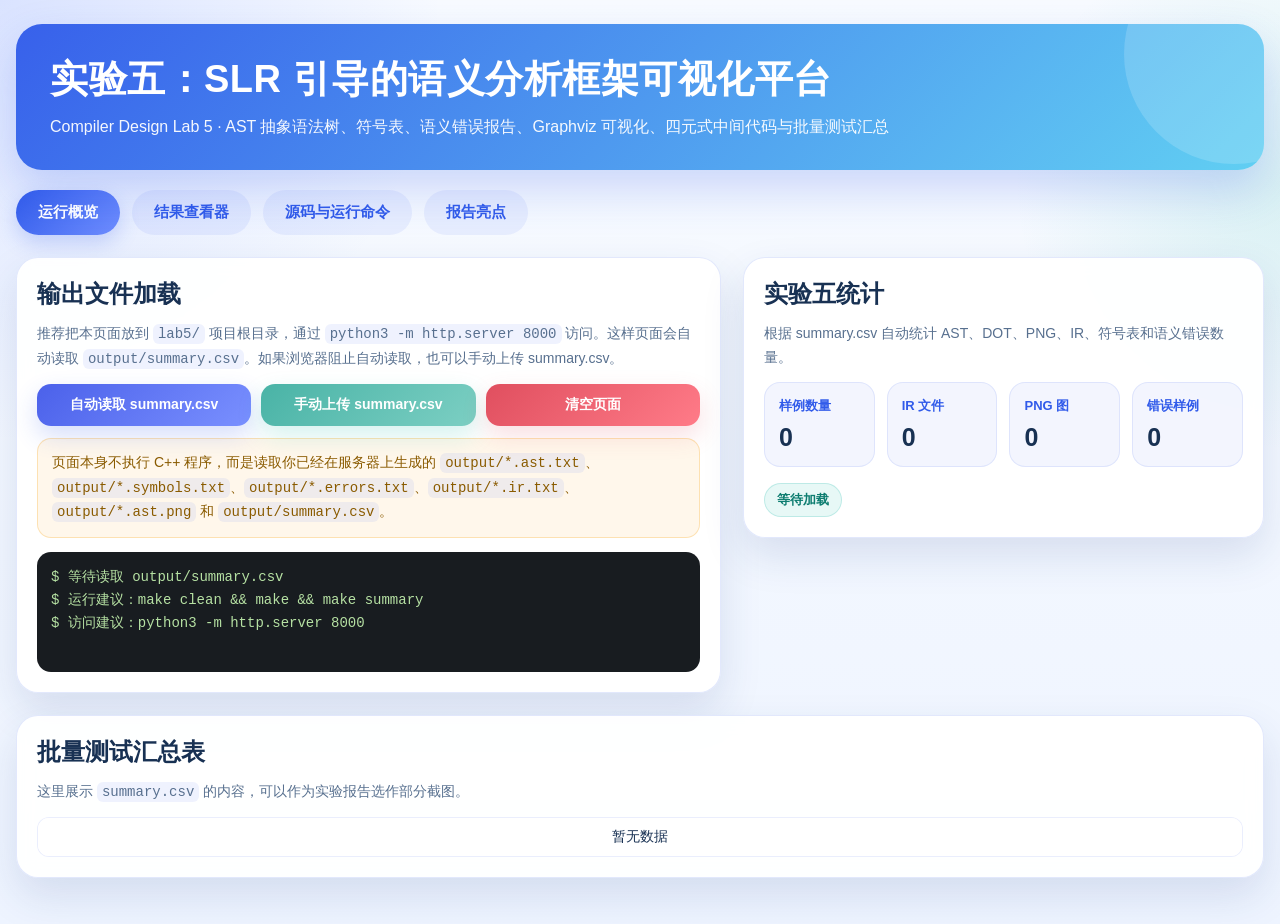
<file: lab5/dfa.html>
<!DOCTYPE html>
<html lang="zh-CN">
<head>
  <meta charset="UTF-8" />
  <meta name="viewport" content="width=device-width, initial-scale=1.0" />
  <title>实验五：SLR 引导的语义分析框架可视化平台</title>
  <style>
    :root {
      --bg: #eef4ff;
      --card: rgba(255, 255, 255, 0.94);
      --text: #183153;
      --muted: #58708f;
      --primary: #315bea;
      --primary-2: #6f8eff;
      --accent: #18b6a5;
      --danger: #e04f5f;
      --warning: #f59e0b;
      --border: rgba(49, 91, 234, 0.14);
      --shadow: 0 18px 42px rgba(31, 63, 130, 0.13);
      --terminal: #181c20;
      --terminal-text: #b6e1a3;
    }

    * { box-sizing: border-box; }

    body {
      margin: 0;
      font-family: "Segoe UI", "PingFang SC", "Microsoft YaHei", sans-serif;
      color: var(--text);
      background:
        radial-gradient(circle at top left, rgba(111, 142, 255, 0.22), transparent 28%),
        radial-gradient(circle at 100% 20%, rgba(24, 182, 165, 0.13), transparent 18%),
        linear-gradient(180deg, #f8fbff 0%, var(--bg) 100%);
      min-height: 100vh;
    }

    .container {
      width: min(1320px, calc(100% - 32px));
      margin: 24px auto 40px;
    }

    .hero {
      background: linear-gradient(135deg, rgba(49, 91, 234, 0.96), rgba(86, 204, 242, 0.92));
      border-radius: 26px;
      color: white;
      padding: 30px 34px;
      box-shadow: 0 20px 45px rgba(49, 91, 234, 0.22);
      margin-bottom: 20px;
      position: relative;
      overflow: hidden;
    }

    .hero::after {
      content: "";
      position: absolute;
      right: -80px;
      top: -80px;
      width: 220px;
      height: 220px;
      border-radius: 50%;
      background: rgba(255,255,255,0.16);
    }

    .title {
      margin: 0 0 8px;
      font-size: 38px;
      font-weight: 900;
      letter-spacing: 0.5px;
      position: relative;
      z-index: 1;
    }

    .hero-sub {
      margin: 0;
      font-size: 16px;
      opacity: 0.94;
      line-height: 1.7;
      position: relative;
      z-index: 1;
    }

    .main-tabs, .mini-actions {
      display: flex;
      gap: 12px;
      margin: 18px 0 22px;
      flex-wrap: wrap;
    }

    .main-tab, .mini-btn, .btn {
      transition: transform 0.15s ease, box-shadow 0.15s ease, opacity 0.15s ease;
    }

    .main-tab:hover, .mini-btn:hover, .btn:hover { transform: translateY(-1px); }

    .main-tab, .mini-btn {
      border: none;
      border-radius: 999px;
      padding: 13px 22px;
      background: rgba(49, 91, 234, 0.08);
      color: var(--primary);
      font-weight: 850;
      cursor: pointer;
      font-size: 15px;
    }

    .mini-btn {
      padding: 9px 13px;
      font-size: 13px;
    }

    .main-tab.active, .mini-btn.active {
      background: linear-gradient(135deg, var(--primary) 0%, var(--primary-2) 100%);
      color: white;
      box-shadow: 0 8px 20px rgba(49, 91, 234, 0.22);
    }

    .module { display: none; }
    .module.active { display: block; }

    .layout {
      display: grid;
      grid-template-columns: 1fr 1fr;
      gap: 22px;
      align-items: start;
    }

    .layout.wide-left { grid-template-columns: 0.8fr 1.2fr; }
    .layout.wide-right { grid-template-columns: 1.15fr 0.85fr; }

    .card {
      background: var(--card);
      border: 1px solid var(--border);
      border-radius: 22px;
      padding: 20px;
      box-shadow: var(--shadow);
      backdrop-filter: blur(8px);
    }

    .card h2 {
      margin: 0 0 12px;
      font-size: 24px;
    }

    .card h3 {
      margin: 18px 0 10px;
      font-size: 17px;
      color: var(--primary);
    }

    .sub {
      margin: 0 0 12px;
      color: var(--muted);
      font-size: 14px;
      line-height: 1.7;
    }

    .kpi-grid {
      display: grid;
      grid-template-columns: repeat(4, minmax(0, 1fr));
      gap: 12px;
      margin: 12px 0 16px;
    }

    .kpi {
      padding: 14px;
      border-radius: 16px;
      background: rgba(49, 91, 234, 0.06);
      border: 1px solid rgba(49, 91, 234, 0.11);
    }

    .kpi strong {
      display: block;
      color: var(--primary);
      font-size: 13px;
      margin-bottom: 8px;
    }

    .kpi span {
      font-size: 25px;
      font-weight: 900;
    }

    .btn {
      border: none;
      border-radius: 14px;
      padding: 12px 14px;
      font-size: 14px;
      font-weight: 780;
      cursor: pointer;
      color: #fff;
      background: linear-gradient(135deg, #4b61ea 0%, #7a90ff 100%);
      box-shadow: 0 10px 24px rgba(49, 91, 234, 0.2);
    }

    .btn.secondary {
      background: linear-gradient(135deg, #49b3a6 0%, #7ccfc3 100%);
      box-shadow: 0 10px 24px rgba(24, 182, 165, 0.18);
    }

    .btn.danger {
      background: linear-gradient(135deg, #e04f5f 0%, #ff7b88 100%);
      box-shadow: 0 10px 24px rgba(224, 79, 95, 0.18);
    }

    .actions {
      display: grid;
      grid-template-columns: repeat(3, 1fr);
      gap: 10px;
      margin-top: 12px;
    }

    .row {
      display: grid;
      grid-template-columns: 1fr 1fr;
      gap: 10px;
      margin-top: 10px;
    }

    .input {
      width: 100%;
      padding: 10px 12px;
      border: 1px solid rgba(49, 91, 234, 0.2);
      border-radius: 12px;
      font-size: 14px;
      background: #fff;
      color: var(--text);
      outline: none;
    }

    .input:focus {
      border-color: rgba(49, 91, 234, 0.55);
      box-shadow: 0 0 0 4px rgba(49, 91, 234, 0.08);
    }

    textarea.input {
      resize: vertical;
      min-height: 140px;
      font-family: Consolas, "Courier New", monospace;
      line-height: 1.6;
    }

    .terminal {
      margin-top: 14px;
      background: var(--terminal);
      color: var(--terminal-text);
      border-radius: 14px;
      padding: 14px;
      min-height: 260px;
      overflow: auto;
      font-family: Consolas, "Courier New", monospace;
      font-size: 14px;
      line-height: 1.65;
      white-space: pre-wrap;
      word-break: break-word;
    }

    .terminal.small { min-height: 120px; max-height: 220px; }
    .terminal.tall { min-height: 520px; }

    .table-scroll {
      overflow: auto;
      max-height: 560px;
      border-radius: 12px;
      border: 1px solid rgba(49, 91, 234, 0.1);
      background: #fff;
    }

    table {
      width: 100%;
      border-collapse: collapse;
      background: #fff;
    }

    th, td {
      text-align: center;
      padding: 10px;
      border-bottom: 1px solid rgba(49, 91, 234, 0.08);
      font-size: 14px;
      vertical-align: top;
    }

    th {
      color: var(--primary);
      font-weight: 850;
      background: rgba(49, 91, 234, 0.08);
      position: sticky;
      top: 0;
      z-index: 1;
    }

    tr:last-child td { border-bottom: none; }
    tr:nth-child(even) td { background: rgba(49, 91, 234, 0.025); }

    .notice {
      padding: 12px 14px;
      border-radius: 14px;
      border: 1px solid rgba(245, 158, 11, 0.25);
      background: rgba(245, 158, 11, 0.08);
      color: #8a5b00;
      line-height: 1.7;
      margin-top: 12px;
      font-size: 14px;
    }

    .badge-row { display: flex; gap: 10px; flex-wrap: wrap; margin-top: 12px; }

    .badge {
      display: inline-flex;
      align-items: center;
      gap: 6px;
      background: rgba(24, 182, 165, 0.1);
      color: #0d7d70;
      border: 1px solid rgba(24, 182, 165, 0.2);
      border-radius: 999px;
      padding: 7px 12px;
      font-weight: 750;
      font-size: 13px;
    }

    .badge.danger {
      color: var(--danger);
      background: rgba(224, 79, 95, 0.1);
      border-color: rgba(224, 79, 95, 0.2);
    }

    .badge.warn {
      color: #8a5b00;
      background: rgba(245, 158, 11, 0.1);
      border-color: rgba(245, 158, 11, 0.25);
    }

    .viewer-panel { display: none; }
    .viewer-panel.active { display: block; }

    .file-list {
      display: grid;
      gap: 8px;
      margin-top: 12px;
      max-height: 470px;
      overflow: auto;
    }

    .file-btn {
      border: 1px solid rgba(49, 91, 234, 0.13);
      background: #fff;
      color: var(--text);
      border-radius: 12px;
      padding: 11px 12px;
      text-align: left;
      cursor: pointer;
      font-weight: 750;
      display: flex;
      justify-content: space-between;
      gap: 10px;
    }

    .file-btn.active {
      border-color: rgba(49, 91, 234, 0.65);
      box-shadow: 0 0 0 4px rgba(49, 91, 234, 0.08);
      color: var(--primary);
    }

    .status-pass { color: #0d7d70; font-weight: 900; }
    .status-error { color: var(--danger); font-weight: 900; }
    .status-warn { color: #8a5b00; font-weight: 900; }

    .img-wrap {
      min-height: 360px;
      background: #fff;
      border: 1px dashed rgba(49, 91, 234, 0.24);
      border-radius: 16px;
      display: grid;
      place-items: center;
      overflow: auto;
      padding: 14px;
    }

    .img-wrap img {
      max-width: 100%;
      height: auto;
      display: block;
    }

    .steps li { margin-bottom: 10px; line-height: 1.7; }
    code { background: rgba(49, 91, 234, 0.08); padding: 2px 5px; border-radius: 6px; }

    @media (max-width: 980px) {
      .layout, .layout.wide-left, .layout.wide-right, .kpi-grid, .actions, .row {
        grid-template-columns: 1fr;
      }
      .title { font-size: 30px; }
      .container { width: min(100% - 20px, 1320px); }
      .hero { padding: 24px; }
    }
  </style>
</head>
<body>
  <div class="container">
    <header class="hero">
      <h1 class="title">实验五：SLR 引导的语义分析框架可视化平台</h1>
      <p class="hero-sub">Compiler Design Lab 5 · AST 抽象语法树、符号表、语义错误报告、Graphviz 可视化、四元式中间代码与批量测试汇总</p>
    </header>

    <div class="main-tabs">
      <button class="main-tab active" data-module="overview" type="button">运行概览</button>
      <button class="main-tab" data-module="viewer" type="button">结果查看器</button>
      <button class="main-tab" data-module="source" type="button">源码与运行命令</button>
      <button class="main-tab" data-module="report" type="button">报告亮点</button>
    </div>

    <section id="module-overview" class="module active">
      <div class="layout wide-right">
        <section class="card">
          <h2>输出文件加载</h2>
          <p class="sub">推荐把本页面放到 <code>lab5/</code> 项目根目录，通过 <code>python3 -m http.server 8000</code> 访问。这样页面会自动读取 <code>output/summary.csv</code>。如果浏览器阻止自动读取，也可以手动上传 summary.csv。</p>

          <div class="actions">
            <button class="btn" onclick="loadSummaryByFetch()" type="button">自动读取 summary.csv</button>
            <label class="btn secondary" style="text-align:center; cursor:pointer;">
              手动上传 summary.csv
              <input type="file" accept=".csv,text/csv" style="display:none" onchange="loadSummaryFile(event)" />
            </label>
            <button class="btn danger" onclick="clearAll()" type="button">清空页面</button>
          </div>

          <div class="notice">
            页面本身不执行 C++ 程序，而是读取你已经在服务器上生成的 <code>output/*.ast.txt</code>、<code>output/*.symbols.txt</code>、<code>output/*.errors.txt</code>、<code>output/*.ir.txt</code>、<code>output/*.ast.png</code> 和 <code>output/summary.csv</code>。
          </div>

          <div class="terminal small" id="overviewTerminal">$ 等待读取 output/summary.csv
$ 运行建议：make clean && make && make summary
$ 访问建议：python3 -m http.server 8000</div>
        </section>

        <section class="card">
          <h2>实验五统计</h2>
          <p class="sub">根据 summary.csv 自动统计 AST、DOT、PNG、IR、符号表和语义错误数量。</p>

          <div class="kpi-grid">
            <div class="kpi"><strong>样例数量</strong><span id="kpiCases">0</span></div>
            <div class="kpi"><strong>IR 文件</strong><span id="kpiIR">0</span></div>
            <div class="kpi"><strong>PNG 图</strong><span id="kpiPNG">0</span></div>
            <div class="kpi"><strong>错误样例</strong><span id="kpiErrors">0</span></div>
          </div>

          <div class="badge-row" id="overviewBadges">
            <span class="badge">等待加载</span>
          </div>
        </section>
      </div>

      <section class="card" style="margin-top:22px;">
        <h2>批量测试汇总表</h2>
        <p class="sub">这里展示 <code>summary.csv</code> 的内容，可以作为实验报告选作部分截图。</p>
        <div class="table-scroll" id="summaryTable"><table><tbody><tr><td>暂无数据</td></tr></tbody></table></div>
      </section>
    </section>

    <section id="module-viewer" class="module">
      <div class="layout wide-left">
        <section class="card">
          <h2>样例列表</h2>
          <p class="sub">选择一个样例后，可查看 AST、符号表、错误报告、四元式 IR 和 AST 图片。</p>
          <input id="caseFilter" class="input" placeholder="搜索样例编号，例如 1、12、main" oninput="renderCaseList()" />
          <div class="file-list" id="caseList"></div>
        </section>

        <section class="card">
          <h2 id="viewerTitle">结果查看器</h2>
          <p class="sub">如果自动读取失败，可以点击对应区域的“手动上传文件”按钮。</p>

          <div class="mini-actions">
            <button class="mini-btn active" data-view="ast" type="button">AST 文本</button>
            <button class="mini-btn" data-view="symbols" type="button">符号表</button>
            <button class="mini-btn" data-view="errors" type="button">错误报告</button>
            <button class="mini-btn" data-view="ir" type="button">四元式 IR</button>
            <button class="mini-btn" data-view="png" type="button">AST 图片</button>
          </div>

          <div id="panel-ast" class="viewer-panel active">
            <div class="actions" style="grid-template-columns: 1fr 1fr 1fr;">
              <button class="btn" onclick="loadCurrentText('ast')" type="button">自动读取 AST</button>
              <label class="btn secondary" style="text-align:center; cursor:pointer;">上传 AST<input type="file" style="display:none" onchange="loadTextFile(event, 'ast')" /></label>
              <button class="btn danger" onclick="setTextPanel('ast', '')" type="button">清空</button>
            </div>
            <div class="terminal tall" id="text-ast">暂无 AST 文本</div>
          </div>

          <div id="panel-symbols" class="viewer-panel">
            <div class="actions" style="grid-template-columns: 1fr 1fr 1fr;">
              <button class="btn" onclick="loadCurrentText('symbols')" type="button">自动读取符号表</button>
              <label class="btn secondary" style="text-align:center; cursor:pointer;">上传符号表<input type="file" style="display:none" onchange="loadTextFile(event, 'symbols')" /></label>
              <button class="btn danger" onclick="setTextPanel('symbols', '')" type="button">清空</button>
            </div>
            <div class="terminal tall" id="text-symbols">暂无符号表</div>
          </div>

          <div id="panel-errors" class="viewer-panel">
            <div class="actions" style="grid-template-columns: 1fr 1fr 1fr;">
              <button class="btn" onclick="loadCurrentText('errors')" type="button">自动读取错误报告</button>
              <label class="btn secondary" style="text-align:center; cursor:pointer;">上传错误报告<input type="file" style="display:none" onchange="loadTextFile(event, 'errors')" /></label>
              <button class="btn danger" onclick="setTextPanel('errors', '')" type="button">清空</button>
            </div>
            <div class="terminal tall" id="text-errors">暂无错误报告</div>
          </div>

          <div id="panel-ir" class="viewer-panel">
            <div class="actions" style="grid-template-columns: 1fr 1fr 1fr;">
              <button class="btn" onclick="loadCurrentText('ir')" type="button">自动读取 IR</button>
              <label class="btn secondary" style="text-align:center; cursor:pointer;">上传 IR<input type="file" style="display:none" onchange="loadTextFile(event, 'ir')" /></label>
              <button class="btn danger" onclick="setTextPanel('ir', '')" type="button">清空</button>
            </div>
            <div class="terminal tall" id="text-ir">暂无四元式 IR</div>
          </div>

          <div id="panel-png" class="viewer-panel">
            <div class="actions" style="grid-template-columns: 1fr 1fr 1fr;">
              <button class="btn" onclick="loadCurrentPng()" type="button">自动读取 PNG</button>
              <label class="btn secondary" style="text-align:center; cursor:pointer;">上传 PNG<input type="file" accept="image/*" style="display:none" onchange="loadImageFile(event)" /></label>
              <button class="btn danger" onclick="clearImage()" type="button">清空</button>
            </div>
            <div class="img-wrap" id="pngWrap">暂无 AST 图片</div>
          </div>
        </section>
      </div>
    </section>

    <section id="module-source" class="module">
      <div class="layout">
        <section class="card">
          <h2>服务器运行命令</h2>
          <p class="sub">把本页面保存为 <code>lab5.html</code>，放到项目根目录 <code>/home/dfa_lab/zly/lab5</code> 下。</p>
          <div class="terminal tall">cd /home/dfa_lab/zly/lab5

make clean
make
make summary

# 生成所有 AST 图片
for f in output/*.ast.dot; do
    dot -Tpng "$f" -o "${f%.dot}.png"
done

# 重新生成汇总表，让 png 列显示 yes
./scripts/summary.sh

# 启动网页服务
python3 -m http.server 8000

# 浏览器打开
http://服务器IP:8000/lab5.html</div>
        </section>

        <section class="card">
          <h2>页面使用说明</h2>
          <ol class="steps">
            <li>先在服务器运行 <code>make summary</code>，生成 <code>output/summary.csv</code> 和 <code>output/*.ir.txt</code>。</li>
            <li>运行 <code>dot -Tpng</code> 命令生成 <code>output/*.ast.png</code>。</li>
            <li>启动 <code>python3 -m http.server 8000</code>。</li>
            <li>进入本页面后点击“自动读取 summary.csv”。</li>
            <li>进入“结果查看器”，选择某个样例，分别查看 AST、符号表、错误报告、IR 和 AST 图片。</li>
          </ol>
          <div class="notice">如果学校服务器端口无法从外网访问，可以用浏览器直接打开 HTML，然后手动上传 summary.csv、AST、IR、PNG 文件进行展示。</div>
        </section>
      </div>
    </section>

    <section id="module-report" class="module">
      <section class="card">
        <h2>实验报告可写亮点</h2>
        <p class="sub">这一页可以直接作为你报告或答辩的思路。</p>

        <div class="badge-row">
          <span class="badge">SLR 引导语义动作</span>
          <span class="badge">AST 文本树</span>
          <span class="badge">AST DOT 可视化</span>
          <span class="badge">符号表管理</span>
          <span class="badge">语义错误检测</span>
          <span class="badge">批量测试</span>
          <span class="badge">四元式 IR</span>
          <span class="badge">衔接实验六</span>
        </div>

        <h3>必做部分</h3>
        <div class="terminal small">在 SLR(1) 语法分析基础上加入语义分析框架。程序在分析过程中构建 AST，维护符号表，并输出语义错误报告。支持变量声明、赋值语句、return 语句、函数声明、函数调用等结构，能够检测未声明变量、未声明函数、重复声明和类型不匹配等语义错误。</div>

        <h3>选做一：AST 可视化</h3>
        <div class="terminal small">在 AST 文本输出的基础上，额外输出 Graphviz DOT 文件，并通过 dot 工具转换为 PNG 图片，便于直观展示程序的语法结构。</div>

        <h3>选做二：批量测试汇总</h3>
        <div class="terminal small">编写 summary.sh，对多个 .src 示例程序批量运行，并自动统计 AST、DOT、PNG、IR、符号表、错误数量和警告数量。</div>

        <h3>选做三：四元式中间代码</h3>
        <div class="terminal small">在 AST 基础上初步生成四元式 IR，例如变量声明、数组声明、赋值、函数调用、return、print、if、while 和表达式计算。该部分可作为实验六中间代码生成的基础。</div>
      </section>
    </section>
  </div>

  <script>
    let summaryRows = [];
    let currentCase = "";
    let currentView = "ast";

    const fileSuffix = {
      ast: ".ast.txt",
      symbols: ".symbols.txt",
      errors: ".errors.txt",
      ir: ".ir.txt",
      png: ".ast.png"
    };

    document.querySelectorAll(".main-tab").forEach((btn) => {
      btn.addEventListener("click", () => {
        const target = btn.dataset.module;
        document.querySelectorAll(".main-tab").forEach((b) => b.classList.remove("active"));
        btn.classList.add("active");
        document.querySelectorAll(".module").forEach((m) => m.classList.remove("active"));
        document.getElementById(`module-${target}`).classList.add("active");
      });
    });

    document.querySelectorAll(".mini-btn[data-view]").forEach((btn) => {
      btn.addEventListener("click", () => {
        currentView = btn.dataset.view;
        document.querySelectorAll(".mini-btn[data-view]").forEach((b) => b.classList.remove("active"));
        btn.classList.add("active");
        document.querySelectorAll(".viewer-panel").forEach((p) => p.classList.remove("active"));
        document.getElementById(`panel-${currentView}`).classList.add("active");
      });
    });

    function setTerminal(text) {
      document.getElementById("overviewTerminal").textContent = text;
    }

    function csvParse(text) {
      const lines = text.trim().split(/\r?\n/).filter(Boolean);
      if (!lines.length) return [];
      const headers = splitCsvLine(lines[0]).map(x => x.trim());
      return lines.slice(1).map(line => {
        const values = splitCsvLine(line);
        const obj = {};
        headers.forEach((h, i) => obj[h] = (values[i] || "").trim());
        return obj;
      });
    }

    function splitCsvLine(line) {
      const out = [];
      let cur = "";
      let quoted = false;
      for (let i = 0; i < line.length; i++) {
        const ch = line[i];
        if (ch === '"') {
          quoted = !quoted;
        } else if (ch === ',' && !quoted) {
          out.push(cur);
          cur = "";
        } else {
          cur += ch;
        }
      }
      out.push(cur);
      return out;
    }

    async function loadSummaryByFetch() {
      try {
        const res = await fetch("output/summary.csv", { cache: "no-store" });
        if (!res.ok) throw new Error(`HTTP ${res.status}`);
        const text = await res.text();
        applySummary(text, "自动读取 output/summary.csv 成功");
      } catch (err) {
        setTerminal(`$ 自动读取失败\n$ ${err.message}\n$ 请确认使用 python3 -m http.server 8000 启动，而不是直接 file:// 打开。\n$ 或者点击“手动上传 summary.csv”。`);
      }
    }

    function loadSummaryFile(event) {
      const file = event.target.files[0];
      if (!file) return;
      const reader = new FileReader();
      reader.onload = () => applySummary(String(reader.result), `手动上传 ${file.name} 成功`);
      reader.readAsText(file);
    }

    function applySummary(text, msg) {
      summaryRows = csvParse(text);
      renderSummaryTable();
      renderKpis();
      renderCaseList();
      setTerminal(`$ ${msg}\n$ 样例数量: ${summaryRows.length}\n$ 现在可以进入“结果查看器”查看单个样例输出。`);
      if (summaryRows.length && !currentCase) selectCase(summaryRows[0].case);
    }

    function renderKpis() {
      const cases = summaryRows.length;
      const ir = summaryRows.filter(r => yes(r.ir)).length;
      const png = summaryRows.filter(r => yes(r.png)).length;
      const errCases = summaryRows.filter(r => Number(r.semantic_errors || 0) > 0).length;
      const warnCases = summaryRows.filter(r => Number(r.warnings || 0) > 0).length;

      document.getElementById("kpiCases").textContent = cases;
      document.getElementById("kpiIR").textContent = ir;
      document.getElementById("kpiPNG").textContent = png;
      document.getElementById("kpiErrors").textContent = errCases;

      document.getElementById("overviewBadges").innerHTML = `
        <span class="badge">AST: ${summaryRows.filter(r => yes(r.ast)).length}/${cases}</span>
        <span class="badge">DOT: ${summaryRows.filter(r => yes(r.dot)).length}/${cases}</span>
        <span class="badge">IR: ${ir}/${cases}</span>
        <span class="badge ${png < cases ? "warn" : ""}">PNG: ${png}/${cases}</span>
        <span class="badge ${errCases ? "danger" : ""}">错误样例: ${errCases}</span>
        <span class="badge ${warnCases ? "warn" : ""}">警告样例: ${warnCases}</span>
      `;
    }

    function renderSummaryTable() {
      if (!summaryRows.length) {
        document.getElementById("summaryTable").innerHTML = "<table><tbody><tr><td>暂无数据</td></tr></tbody></table>";
        return;
      }

      const headers = Object.keys(summaryRows[0]);
      let html = "<table><thead><tr>";
      headers.forEach(h => html += `<th>${escapeHtml(h)}</th>`);
      html += "</tr></thead><tbody>";
      summaryRows.forEach(row => {
        html += "<tr>";
        headers.forEach(h => {
          let cls = "";
          if (h === "status") cls = row[h] === "PASS" ? "status-pass" : "status-error";
          if (h === "warnings" && Number(row[h] || 0) > 0) cls = "status-warn";
          html += `<td class="${cls}">${escapeHtml(row[h] || "")}</td>`;
        });
        html += "</tr>";
      });
      html += "</tbody></table>";
      document.getElementById("summaryTable").innerHTML = html;
    }

    function renderCaseList() {
      const wrap = document.getElementById("caseList");
      const filter = document.getElementById("caseFilter").value.trim().toLowerCase();
      const rows = summaryRows.filter(r => !filter || String(r.case).toLowerCase().includes(filter));
      if (!rows.length) {
        wrap.innerHTML = "<div class='notice'>暂无样例，请先加载 summary.csv</div>";
        return;
      }
      wrap.innerHTML = rows.map(r => {
        const err = Number(r.semantic_errors || 0);
        const warn = Number(r.warnings || 0);
        const statusText = err ? `${err} errors` : warn ? `${warn} warnings` : "PASS";
        const statusClass = err ? "status-error" : warn ? "status-warn" : "status-pass";
        const active = r.case === currentCase ? "active" : "";
        return `<button class="file-btn ${active}" onclick="selectCase('${escapeJs(r.case)}')" type="button"><span>${escapeHtml(r.case)}.src</span><span class="${statusClass}">${statusText}</span></button>`;
      }).join("");
    }

    function selectCase(name) {
      currentCase = name;
      document.getElementById("viewerTitle").textContent = `结果查看器：${name}.src`;
      renderCaseList();
      loadCurrentText("ast");
      loadCurrentText("symbols");
      loadCurrentText("errors");
      loadCurrentText("ir");
      loadCurrentPng();
    }

    async function loadCurrentText(kind) {
      if (!currentCase) {
        setTextPanel(kind, "请先选择样例");
        return;
      }
      try {
        const path = `output/${currentCase}${fileSuffix[kind]}`;
        const res = await fetch(path, { cache: "no-store" });
        if (!res.ok) throw new Error(`HTTP ${res.status}`);
        const text = await res.text();
        setTextPanel(kind, text);
      } catch (err) {
        setTextPanel(kind, `自动读取失败：${err.message}\n可以手动上传对应文件。`);
      }
    }

    function setTextPanel(kind, text) {
      document.getElementById(`text-${kind}`).textContent = text || `暂无 ${kind} 内容`;
    }

    function loadTextFile(event, kind) {
      const file = event.target.files[0];
      if (!file) return;
      const reader = new FileReader();
      reader.onload = () => setTextPanel(kind, String(reader.result));
      reader.readAsText(file);
    }

    async function loadCurrentPng() {
      const wrap = document.getElementById("pngWrap");
      if (!currentCase) {
        wrap.textContent = "请先选择样例";
        return;
      }
      const path = `output/${currentCase}.ast.png`;
      try {
        const res = await fetch(path, { cache: "no-store" });
        if (!res.ok) throw new Error(`HTTP ${res.status}`);
        const blob = await res.blob();
        const url = URL.createObjectURL(blob);
        wrap.innerHTML = `<img src="${url}" alt="${escapeHtml(currentCase)} AST" />`;
      } catch (err) {
        wrap.textContent = `自动读取 PNG 失败：${err.message}。请先运行 dot -Tpng 或手动上传图片。`;
      }
    }

    function loadImageFile(event) {
      const file = event.target.files[0];
      if (!file) return;
      const url = URL.createObjectURL(file);
      document.getElementById("pngWrap").innerHTML = `<img src="${url}" alt="AST PNG" />`;
    }

    function clearImage() {
      document.getElementById("pngWrap").textContent = "暂无 AST 图片";
    }

    function clearAll() {
      summaryRows = [];
      currentCase = "";
      renderSummaryTable();
      renderKpis();
      renderCaseList();
      ["ast", "symbols", "errors", "ir"].forEach(k => setTextPanel(k, ""));
      clearImage();
      setTerminal("$ 已清空页面数据");
    }

    function yes(v) {
      return String(v || "").trim().toLowerCase() === "yes";
    }

    function escapeHtml(raw) {
      return String(raw)
        .replace(/&/g, "&amp;")
        .replace(/</g, "&lt;")
        .replace(/>/g, "&gt;")
        .replace(/\"/g, "&quot;")
        .replace(/'/g, "&#039;");
    }

    function escapeJs(raw) {
      return String(raw).replace(/\\/g, "\\\\").replace(/'/g, "\\'");
    }
  </script>
</body>
</html>
</file>
<file: lab2/ui/style.css>
body {
    margin: 0;
    font-family: "Microsoft YaHei", Arial, sans-serif;
    background: #f2f6fc;
    color: #222;
}

.app {
    width: 94%;
    margin: 0 auto;
}

header {
    text-align: center;
    padding: 24px;
    background: linear-gradient(135deg, #2f80ed, #56ccf2);
    color: white;
    border-radius: 0 0 18px 18px;
    margin-bottom: 20px;
}

header h1 {
    margin: 0;
    font-size: 32px;
}

header p {
    margin-top: 8px;
    font-size: 16px;
}

main {
    display: grid;
    grid-template-columns: 1fr 1.2fr;
    gap: 20px;
}

.panel {
    background: white;
    border-radius: 14px;
    padding: 20px;
    box-shadow: 0 8px 20px rgba(0, 0, 0, 0.08);
}

textarea {
    width: 100%;
    height: 420px;
    font-family: Consolas, monospace;
    font-size: 16px;
    border: 1px solid #ccc;
    border-radius: 10px;
    padding: 12px;
    box-sizing: border-box;
    resize: none;
}

.buttons {
    margin-top: 14px;
    display: flex;
    gap: 10px;
}

button {
    border: none;
    padding: 10px 18px;
    background: #2f80ed;
    color: white;
    border-radius: 8px;
    cursor: pointer;
    font-size: 15px;
}

button:hover {
    background: #1c63bd;
}

table {
    width: 100%;
    border-collapse: collapse;
    font-size: 15px;
}

th {
    background: #2f80ed;
    color: white;
}

th, td {
    border: 1px solid #ddd;
    padding: 8px;
    text-align: center;
}

tr:nth-child(even) {
    background: #f6f9ff;
}

.bottom {
    display: grid;
    grid-template-columns: 1fr 1fr;
    gap: 20px;
    margin: 20px 0;
}

pre {
    background: #1e1e1e;
    color: #dcdcdc;
    padding: 14px;
    border-radius: 10px;
    min-height: 120px;
    overflow: auto;
}
</file>
